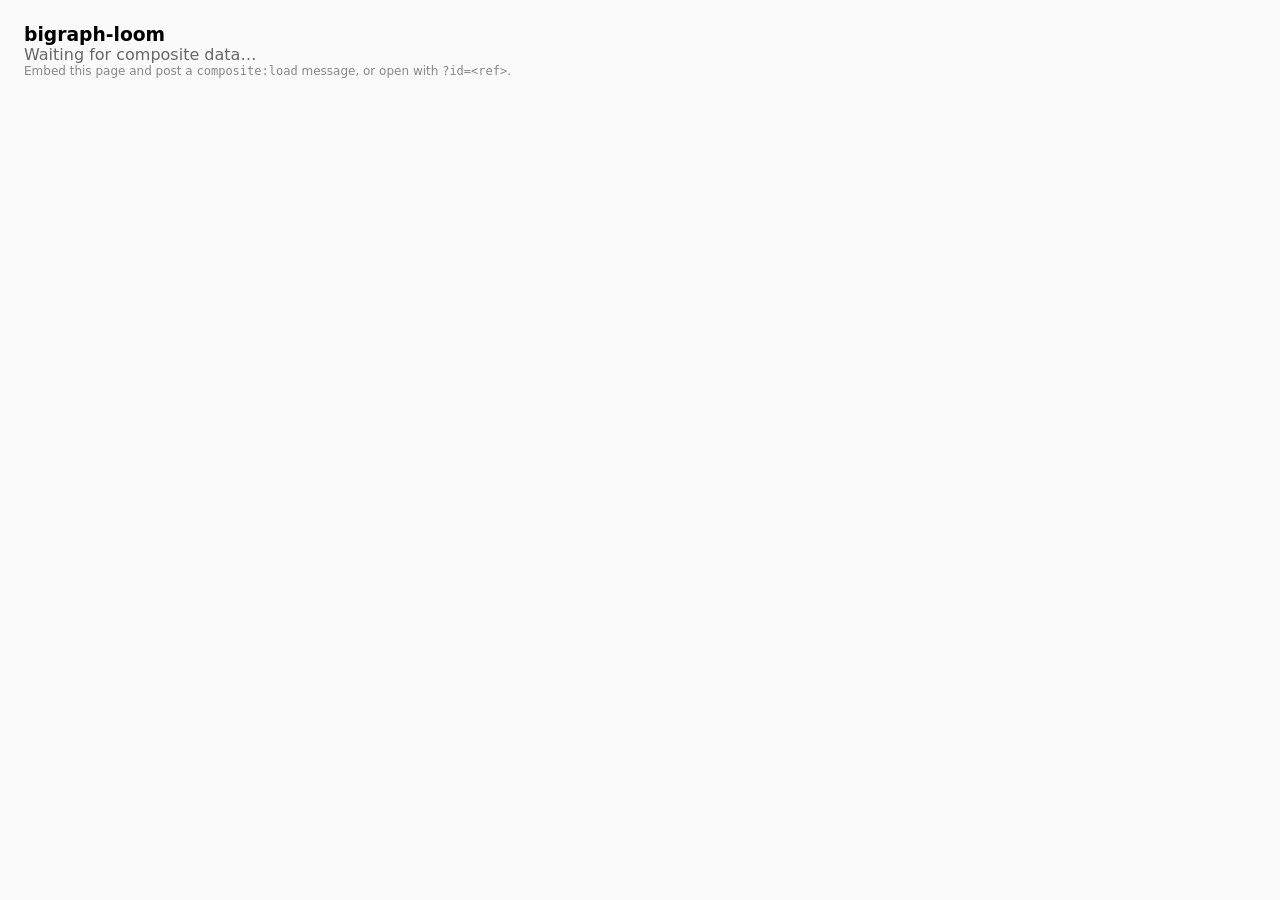
<file: bigraph-loom/index.html>
<!doctype html>
<html lang="en">
  <head>
    <meta charset="UTF-8" />
    <meta name="viewport" content="width=device-width, initial-scale=1.0" />
    <title>bigraph-loom</title>
    <style>
      body { margin: 0; height: 100vh; font-family: system-ui, sans-serif; }
      #root { height: 100%; }
    </style>
    <script type="module" crossorigin src="./assets/index-BWfB0xqc.js"></script>
    <link rel="stylesheet" crossorigin href="./assets/index-MsFOl1ql.css">
  </head>
  <body>
    <div id="root"></div>
  </body>
</html>
</file>
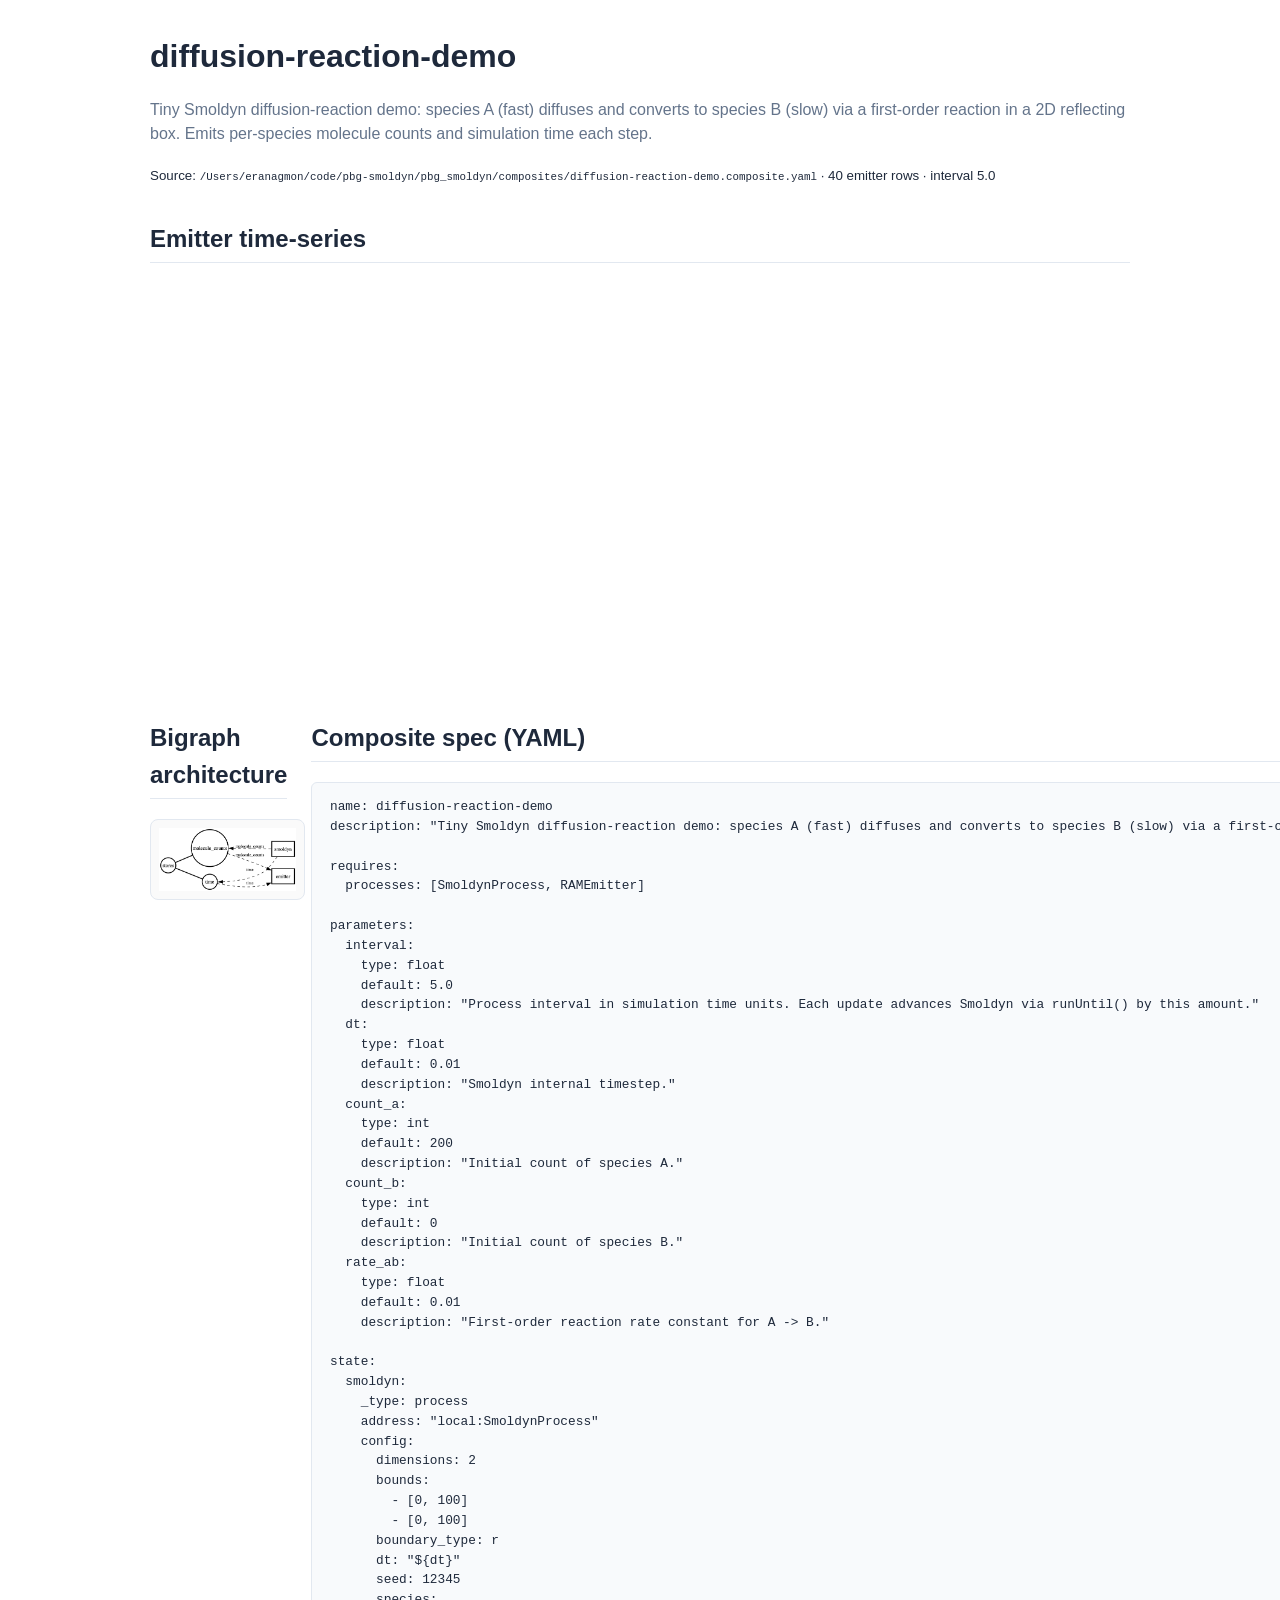
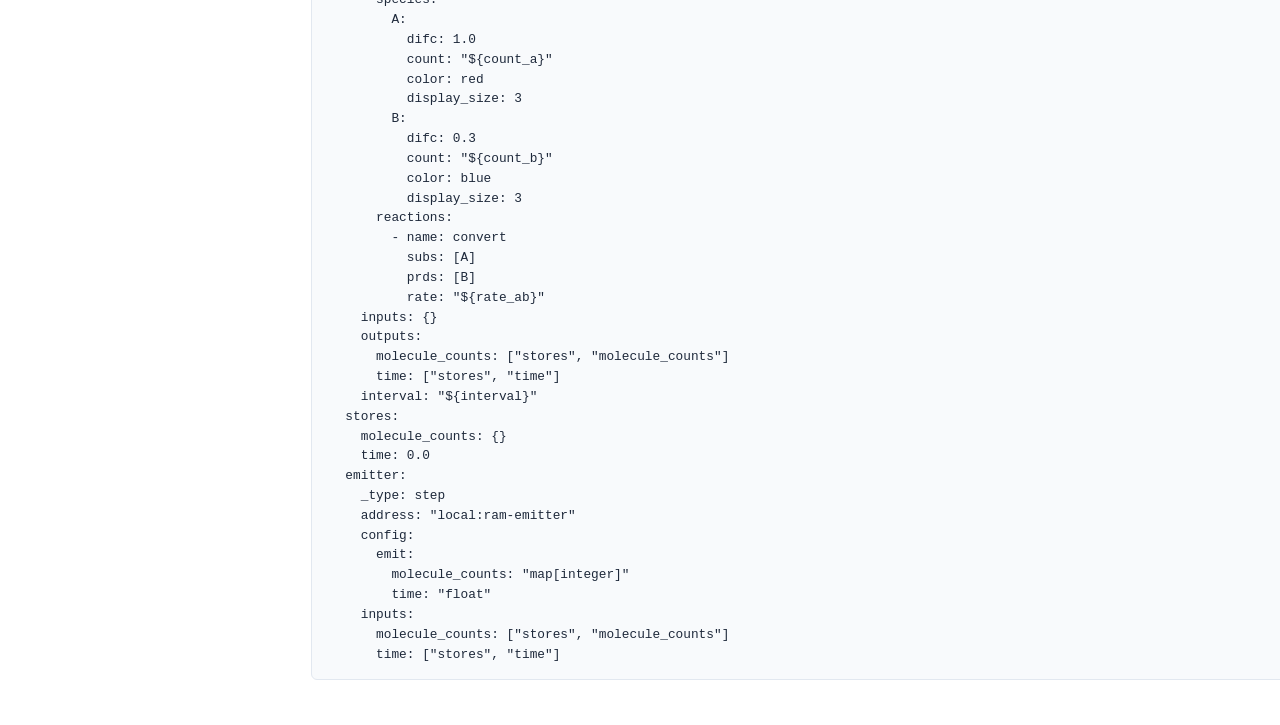
<file: demo/diffusion-reaction-demo-report.html>
<!DOCTYPE html>
<html><head><meta charset="utf-8">
<title>diffusion-reaction-demo</title>
<script src="https://cdn.plot.ly/plotly-2.27.0.min.js"></script>
<style>
  body { font-family: -apple-system, sans-serif; max-width: 980px;
         margin: 2rem auto; color: #1e293b; line-height: 1.55; padding: 0 1rem; }
  h1 { margin-bottom: 0.2rem }
  .lead { color: #64748b }
  .grid { display: grid; grid-template-columns: 1fr 1fr; gap: 1.5rem;
           margin-top: 1.5rem }
  pre { background: #f8fafc; border: 1px solid #e2e8f0; border-radius: 6px;
         padding: .9rem 1.1rem; overflow: auto; font-size: .8rem }
  h2 { margin-top: 2rem; padding-bottom: .3rem; border-bottom: 1px solid #e2e8f0 }
  #chart { height: 380px }
</style></head>
<body>
  <h1>diffusion-reaction-demo</h1>
  <p class="lead">Tiny Smoldyn diffusion-reaction demo: species A (fast) diffuses and converts to species B (slow) via a first-order reaction in a 2D reflecting box. Emits per-species molecule counts and simulation time each step.</p>
  <p><small>Source: <code>/Users/eranagmon/code/pbg-smoldyn/pbg_smoldyn/composites/diffusion-reaction-demo.composite.yaml</code> · 40 emitter rows ·
     interval 5.0</small></p>

  

  <h2>Emitter time-series</h2>
  <div id="chart"></div>
  <script>
    Plotly.newPlot('chart', [{x:[0.0, 5.0, 5.0, 10.0, 10.0, 15.0, 15.0, 20.0, 20.0, 25.0, 25.0, 30.0, 30.0, 35.0, 35.0, 40.0, 40.0, 45.0, 45.0, 50.0, 50.0, 55.0, 55.0, 60.0, 60.0, 65.0, 65.0, 70.0, 70.0, 75.0, 75.0, 80.0, 80.0, 85.0, 85.0, 90.0, 90.0, 95.0, 95.0, 100.0], y:[None, 195, 195, 182, 182, 173, 173, 168, 168, 159, 159, 153, 153, 147, 147, 141, 141, 136, 136, 128, 128, 120, 120, 111, 111, 100, 100, 99, 99, 94, 94, 94, 94, 86, 86, 83, 83, 81, 81, 78], type:"scatter", mode:"lines", name:'molecule_counts.A'},{x:[0.0, 5.0, 5.0, 10.0, 10.0, 15.0, 15.0, 20.0, 20.0, 25.0, 25.0, 30.0, 30.0, 35.0, 35.0, 40.0, 40.0, 45.0, 45.0, 50.0, 50.0, 55.0, 55.0, 60.0, 60.0, 65.0, 65.0, 70.0, 70.0, 75.0, 75.0, 80.0, 80.0, 85.0, 85.0, 90.0, 90.0, 95.0, 95.0, 100.0], y:[None, 5, 5, 18, 18, 27, 27, 32, 32, 41, 41, 47, 47, 53, 53, 59, 59, 64, 64, 72, 72, 80, 80, 89, 89, 100, 100, 101, 101, 106, 106, 106, 106, 114, 114, 117, 117, 119, 119, 122], type:"scatter", mode:"lines", name:'molecule_counts.B'}], {
      margin: {l:55, r:15, t:25, b:40},
      legend: {orientation: 'h', y: -0.2},
      xaxis: {title: 'time'},
    }, {responsive: true, displayModeBar: false});
  </script>

  <div class="grid">
    <div>
      <h2>Bigraph architecture</h2>
      <img src="[data-uri]" alt="bigraph architecture" style="max-width:100%;border:1px solid #e2e8f0;border-radius:8px;padding:8px;background:#fafafa">
    </div>
    <div>
      <h2>Composite spec (YAML)</h2>
      <pre>name: diffusion-reaction-demo
description: &quot;Tiny Smoldyn diffusion-reaction demo: species A (fast) diffuses and converts to species B (slow) via a first-order reaction in a 2D reflecting box. Emits per-species molecule counts and simulation time each step.&quot;

requires:
  processes: [SmoldynProcess, RAMEmitter]

parameters:
  interval:
    type: float
    default: 5.0
    description: &quot;Process interval in simulation time units. Each update advances Smoldyn via runUntil() by this amount.&quot;
  dt:
    type: float
    default: 0.01
    description: &quot;Smoldyn internal timestep.&quot;
  count_a:
    type: int
    default: 200
    description: &quot;Initial count of species A.&quot;
  count_b:
    type: int
    default: 0
    description: &quot;Initial count of species B.&quot;
  rate_ab:
    type: float
    default: 0.01
    description: &quot;First-order reaction rate constant for A -&gt; B.&quot;

state:
  smoldyn:
    _type: process
    address: &quot;local:SmoldynProcess&quot;
    config:
      dimensions: 2
      bounds:
        - [0, 100]
        - [0, 100]
      boundary_type: r
      dt: &quot;${dt}&quot;
      seed: 12345
      species:
        A:
          difc: 1.0
          count: &quot;${count_a}&quot;
          color: red
          display_size: 3
        B:
          difc: 0.3
          count: &quot;${count_b}&quot;
          color: blue
          display_size: 3
      reactions:
        - name: convert
          subs: [A]
          prds: [B]
          rate: &quot;${rate_ab}&quot;
    inputs: {}
    outputs:
      molecule_counts: [&quot;stores&quot;, &quot;molecule_counts&quot;]
      time: [&quot;stores&quot;, &quot;time&quot;]
    interval: &quot;${interval}&quot;
  stores:
    molecule_counts: {}
    time: 0.0
  emitter:
    _type: step
    address: &quot;local:ram-emitter&quot;
    config:
      emit:
        molecule_counts: &quot;map[integer]&quot;
        time: &quot;float&quot;
    inputs:
      molecule_counts: [&quot;stores&quot;, &quot;molecule_counts&quot;]
      time: [&quot;stores&quot;, &quot;time&quot;]
</pre>
    </div>
  </div>
</body></html>
</file>
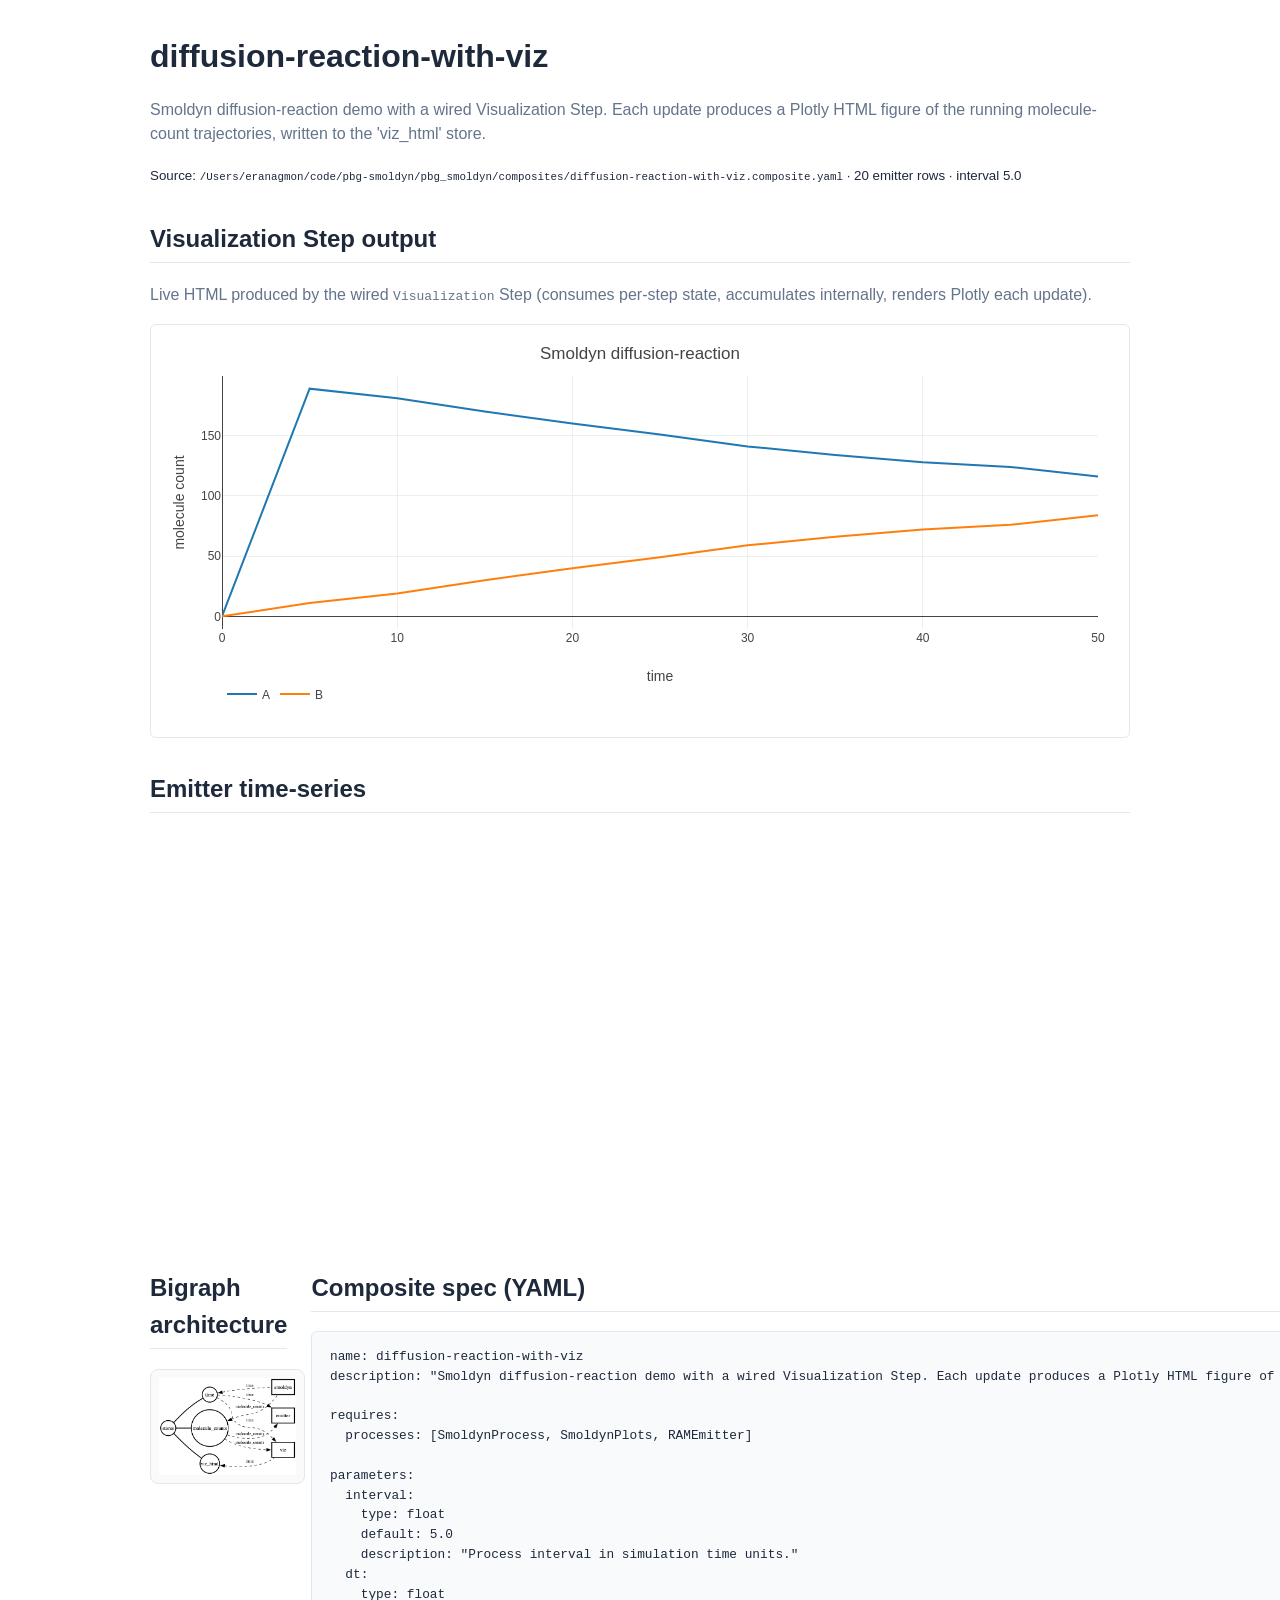
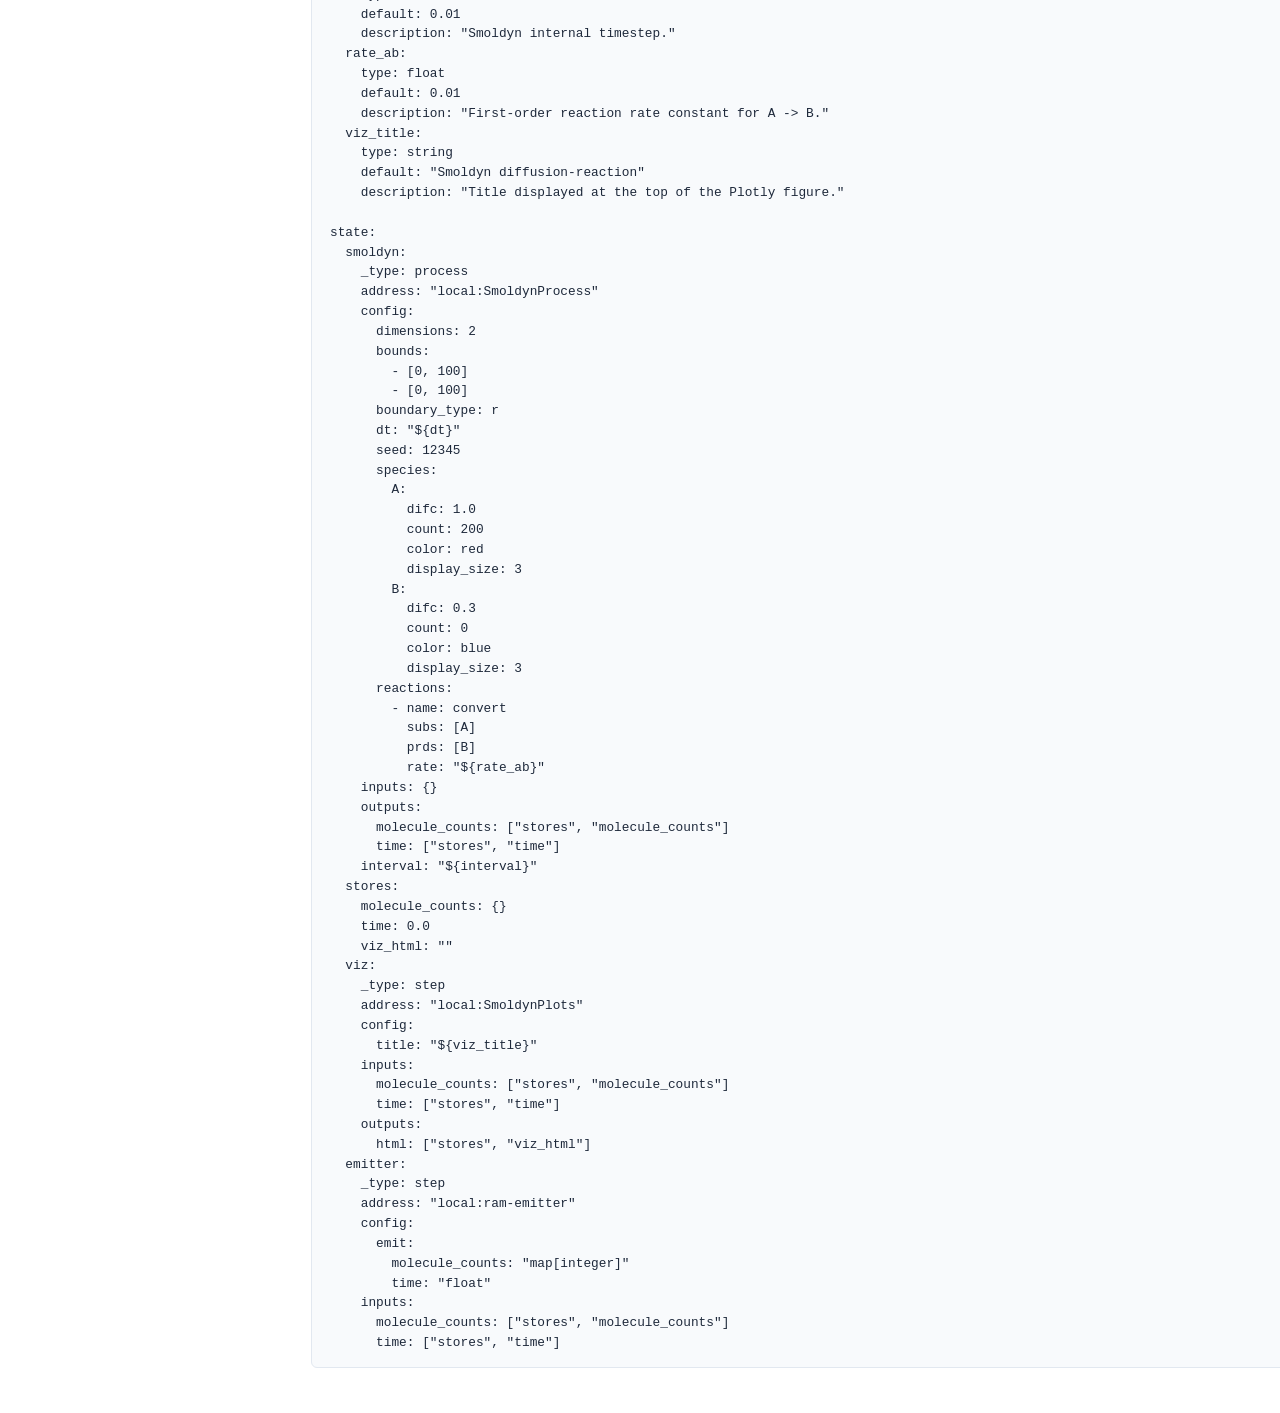
<file: demo/diffusion-reaction-with-viz-report.html>
<!DOCTYPE html>
<html><head><meta charset="utf-8">
<title>diffusion-reaction-with-viz</title>
<script src="https://cdn.plot.ly/plotly-2.27.0.min.js"></script>
<style>
  body { font-family: -apple-system, sans-serif; max-width: 980px;
         margin: 2rem auto; color: #1e293b; line-height: 1.55; padding: 0 1rem; }
  h1 { margin-bottom: 0.2rem }
  .lead { color: #64748b }
  .grid { display: grid; grid-template-columns: 1fr 1fr; gap: 1.5rem;
           margin-top: 1.5rem }
  pre { background: #f8fafc; border: 1px solid #e2e8f0; border-radius: 6px;
         padding: .9rem 1.1rem; overflow: auto; font-size: .8rem }
  h2 { margin-top: 2rem; padding-bottom: .3rem; border-bottom: 1px solid #e2e8f0 }
  #chart { height: 380px }
</style></head>
<body>
  <h1>diffusion-reaction-with-viz</h1>
  <p class="lead">Smoldyn diffusion-reaction demo with a wired Visualization Step. Each update produces a Plotly HTML figure of the running molecule-count trajectories, written to the 'viz_html' store.</p>
  <p><small>Source: <code>/Users/eranagmon/code/pbg-smoldyn/pbg_smoldyn/composites/diffusion-reaction-with-viz.composite.yaml</code> · 20 emitter rows ·
     interval 5.0</small></p>

  <h2>Visualization Step output</h2><p class="lead">Live HTML produced by the wired <code>Visualization</code> Step (consumes per-step state, accumulates internally, renders Plotly each update).</p><div style="border:1px solid #e2e8f0;border-radius:6px;padding:1rem"><div id="smoldyn-counts" style="height:380px"></div><script src="https://cdn.plot.ly/plotly-2.27.0.min.js"></script><script>Plotly.newPlot("smoldyn-counts",[{"x":[0.0, 5.0, 5.0, 10.0, 10.0, 15.0, 15.0, 20.0, 20.0, 25.0, 25.0, 30.0, 30.0, 35.0, 35.0, 40.0, 40.0, 45.0, 45.0, 50.0],"y":[0, 189, 189, 181, 181, 170, 170, 160, 160, 151, 151, 141, 141, 134, 134, 128, 128, 124, 124, 116],"type":"scatter","mode":"lines","name":"A"},{"x":[0.0, 5.0, 5.0, 10.0, 10.0, 15.0, 15.0, 20.0, 20.0, 25.0, 25.0, 30.0, 30.0, 35.0, 35.0, 40.0, 40.0, 45.0, 45.0, 50.0],"y":[0, 11, 11, 19, 19, 30, 30, 40, 40, 49, 49, 59, 59, 66, 66, 72, 72, 76, 76, 84],"type":"scatter","mode":"lines","name":"B"}],{title:"Smoldyn diffusion-reaction",margin:{l:55,r:15,t:35,b:40},xaxis:{title:"time"},yaxis:{title:"molecule count"},legend:{orientation:"h",y:-0.2}},{responsive:true,displayModeBar:false});</script></div>

  <h2>Emitter time-series</h2>
  <div id="chart"></div>
  <script>
    Plotly.newPlot('chart', [{x:[0.0, 5.0, 5.0, 10.0, 10.0, 15.0, 15.0, 20.0, 20.0, 25.0, 25.0, 30.0, 30.0, 35.0, 35.0, 40.0, 40.0, 45.0, 45.0, 50.0], y:[None, 189, 189, 181, 181, 170, 170, 160, 160, 151, 151, 141, 141, 134, 134, 128, 128, 124, 124, 116], type:"scatter", mode:"lines", name:'molecule_counts.A'},{x:[0.0, 5.0, 5.0, 10.0, 10.0, 15.0, 15.0, 20.0, 20.0, 25.0, 25.0, 30.0, 30.0, 35.0, 35.0, 40.0, 40.0, 45.0, 45.0, 50.0], y:[None, 11, 11, 19, 19, 30, 30, 40, 40, 49, 49, 59, 59, 66, 66, 72, 72, 76, 76, 84], type:"scatter", mode:"lines", name:'molecule_counts.B'}], {
      margin: {l:55, r:15, t:25, b:40},
      legend: {orientation: 'h', y: -0.2},
      xaxis: {title: 'time'},
    }, {responsive: true, displayModeBar: false});
  </script>

  <div class="grid">
    <div>
      <h2>Bigraph architecture</h2>
      <img src="[data-uri]" alt="bigraph architecture" style="max-width:100%;border:1px solid #e2e8f0;border-radius:8px;padding:8px;background:#fafafa">
    </div>
    <div>
      <h2>Composite spec (YAML)</h2>
      <pre>name: diffusion-reaction-with-viz
description: &quot;Smoldyn diffusion-reaction demo with a wired Visualization Step. Each update produces a Plotly HTML figure of the running molecule-count trajectories, written to the &#x27;viz_html&#x27; store.&quot;

requires:
  processes: [SmoldynProcess, SmoldynPlots, RAMEmitter]

parameters:
  interval:
    type: float
    default: 5.0
    description: &quot;Process interval in simulation time units.&quot;
  dt:
    type: float
    default: 0.01
    description: &quot;Smoldyn internal timestep.&quot;
  rate_ab:
    type: float
    default: 0.01
    description: &quot;First-order reaction rate constant for A -&gt; B.&quot;
  viz_title:
    type: string
    default: &quot;Smoldyn diffusion-reaction&quot;
    description: &quot;Title displayed at the top of the Plotly figure.&quot;

state:
  smoldyn:
    _type: process
    address: &quot;local:SmoldynProcess&quot;
    config:
      dimensions: 2
      bounds:
        - [0, 100]
        - [0, 100]
      boundary_type: r
      dt: &quot;${dt}&quot;
      seed: 12345
      species:
        A:
          difc: 1.0
          count: 200
          color: red
          display_size: 3
        B:
          difc: 0.3
          count: 0
          color: blue
          display_size: 3
      reactions:
        - name: convert
          subs: [A]
          prds: [B]
          rate: &quot;${rate_ab}&quot;
    inputs: {}
    outputs:
      molecule_counts: [&quot;stores&quot;, &quot;molecule_counts&quot;]
      time: [&quot;stores&quot;, &quot;time&quot;]
    interval: &quot;${interval}&quot;
  stores:
    molecule_counts: {}
    time: 0.0
    viz_html: &quot;&quot;
  viz:
    _type: step
    address: &quot;local:SmoldynPlots&quot;
    config:
      title: &quot;${viz_title}&quot;
    inputs:
      molecule_counts: [&quot;stores&quot;, &quot;molecule_counts&quot;]
      time: [&quot;stores&quot;, &quot;time&quot;]
    outputs:
      html: [&quot;stores&quot;, &quot;viz_html&quot;]
  emitter:
    _type: step
    address: &quot;local:ram-emitter&quot;
    config:
      emit:
        molecule_counts: &quot;map[integer]&quot;
        time: &quot;float&quot;
    inputs:
      molecule_counts: [&quot;stores&quot;, &quot;molecule_counts&quot;]
      time: [&quot;stores&quot;, &quot;time&quot;]
</pre>
    </div>
  </div>
</body></html>
</file>
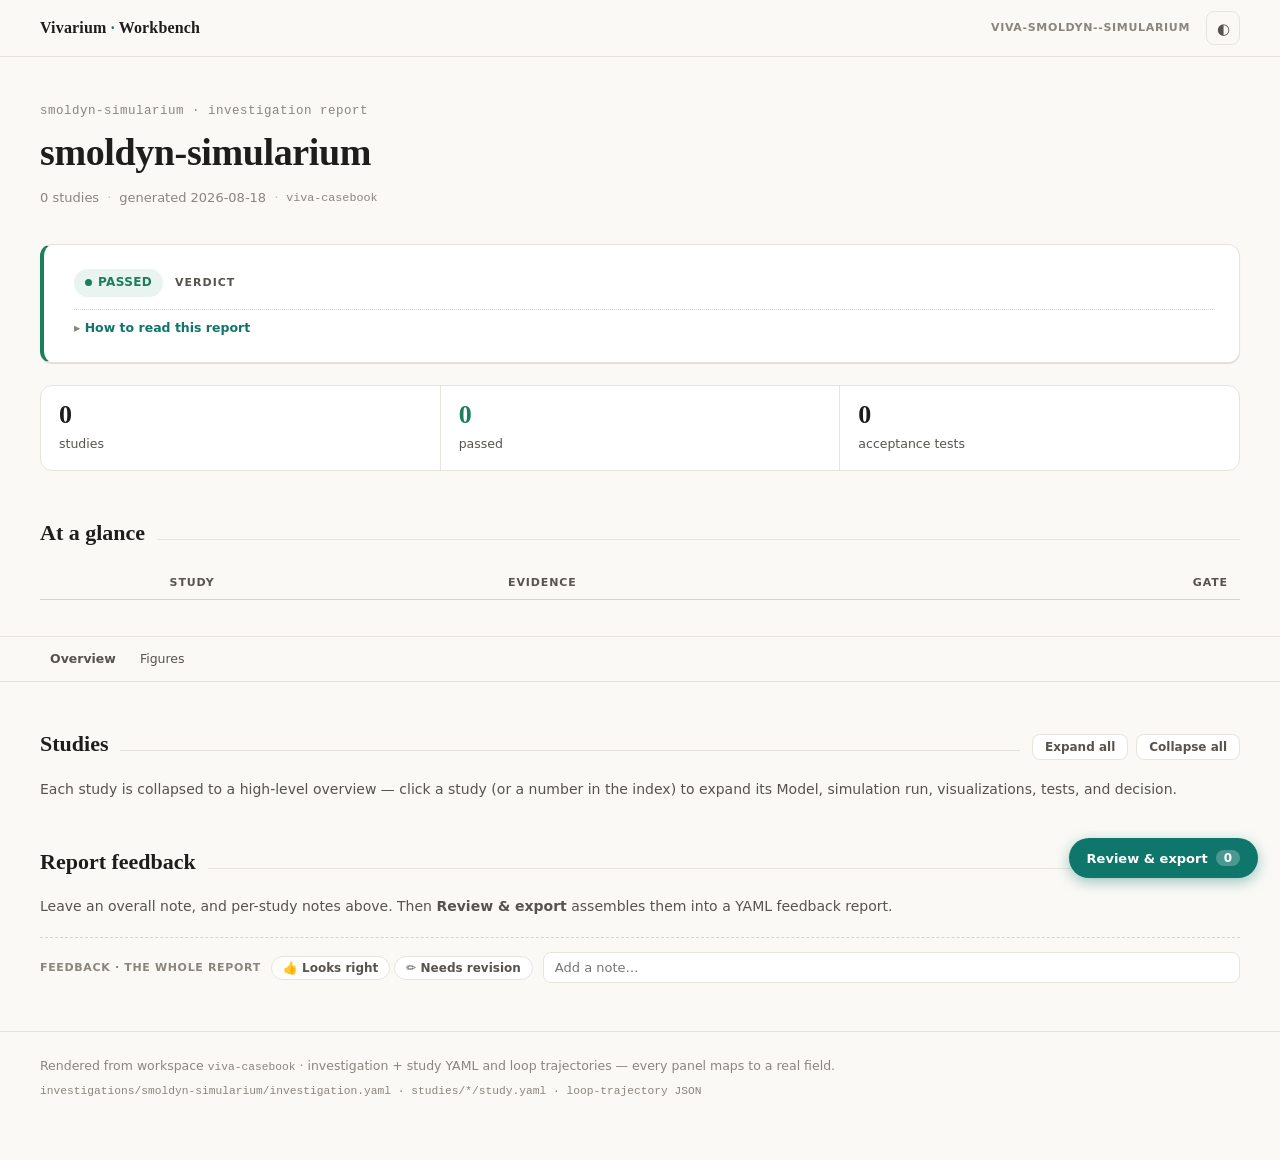
<file: reports/investigation-smoldyn-simularium.html>
<!doctype html>
<html lang="en">
<head>
<meta charset="utf-8">
<meta name="viewport" content="width=device-width, initial-scale=1">
<title>smoldyn-simularium — report</title>
<style>
:root{
  --paper:#FAF9F6; --surface:#FFFFFF; --sunken:#F4F2ED;
  --ink:#1F1D1B; --ink-2:#57534E; --ink-3:#8A857D;
  --line:#E7E4DE; --line-2:#D8D4CC;
  --accent:#0F766B; --accent-soft:#0F766B22;
  --pass:#1A7F5A; --fail:#B42318; --warn:#A16207; --cal:#0E7490;
  --pass-soft:#1A7F5A18; --fail-soft:#B4231814; --warn-soft:#A1620714;
  --chip:#F1EFEA;
  --shadow:0 1px 2px rgba(30,25,20,.04),0 1px 0 var(--line);
  --serif:"Iowan Old Style","Palatino Nova",Palatino,"Book Antiqua",Georgia,serif;
  --sans:-apple-system,BlinkMacSystemFont,"Segoe UI",system-ui,sans-serif;
  --mono:ui-monospace,"SF Mono",Menlo,Consolas,monospace;
}
@media (prefers-color-scheme:dark){:root:not([data-theme="light"]){
  --paper:#161513; --surface:#1E1C19; --sunken:#232019;
  --ink:#EDEAE3; --ink-2:#A8A29B; --ink-3:#78736B;
  --line:#37332D; --line-2:#453F37;
  --accent:#3FB9A5; --accent-soft:#3FB9A526;
  --pass:#43C08D; --fail:#E5675C; --warn:#D9A036; --cal:#4CC3E0;
  --pass-soft:#43C08D1f; --fail-soft:#E5675C1c; --warn-soft:#D9A0361c;
  --chip:#2A2723;
  --shadow:0 1px 2px rgba(0,0,0,.3),0 1px 0 var(--line);
}}
:root[data-theme="dark"]{
  --paper:#161513; --surface:#1E1C19; --sunken:#232019;
  --ink:#EDEAE3; --ink-2:#A8A29B; --ink-3:#78736B;
  --line:#37332D; --line-2:#453F37;
  --accent:#3FB9A5; --accent-soft:#3FB9A526;
  --pass:#43C08D; --fail:#E5675C; --warn:#D9A036; --cal:#4CC3E0;
  --pass-soft:#43C08D1f; --fail-soft:#E5675C1c; --warn-soft:#D9A0361c;
  --chip:#2A2723;
  --shadow:0 1px 2px rgba(0,0,0,.3),0 1px 0 var(--line);
}
*{box-sizing:border-box}
html{scroll-behavior:smooth}
body{margin:0;background:var(--paper);color:var(--ink);font-family:var(--sans);
  font-size:16px;line-height:1.6;-webkit-font-smoothing:antialiased;scroll-padding-top:64px}
a{color:var(--accent);text-decoration:none}
a:hover{text-decoration:underline}
.wrap{max-width:1440px;margin:0 auto;padding:0 40px}
.kicker{font-size:11px;font-weight:700;letter-spacing:.09em;text-transform:uppercase;color:var(--ink-2)}
.mono{font-family:var(--mono);font-size:.9em}
.serif{font-family:var(--serif)}

/* ---- top bar ---- */
.topbar{position:sticky;top:0;z-index:40;background:color-mix(in srgb,var(--paper) 88%,transparent);
  backdrop-filter:saturate(1.4) blur(8px);border-bottom:1px solid var(--line)}
.topbar .wrap{display:flex;align-items:center;gap:16px;height:56px}
.brand{font-family:var(--serif);font-weight:600;font-size:16px;letter-spacing:.01em;white-space:nowrap}
.brand .dot{color:var(--accent)}
.switch{display:flex;gap:4px;margin-left:auto;background:var(--sunken);border:1px solid var(--line);
  border-radius:999px;padding:3px}
.switch button{font-family:var(--sans);font-size:12.5px;font-weight:600;color:var(--ink-2);
  background:none;border:none;padding:6px 14px;border-radius:999px;cursor:pointer;white-space:nowrap}
.switch button[aria-selected="true"]{background:var(--surface);color:var(--ink);box-shadow:var(--shadow)}
.switch-label{margin-left:auto;font-size:11px;font-weight:700;letter-spacing:.06em;text-transform:uppercase;color:var(--ink-3)}
.switch-label+.switch{margin-left:10px}
.themebtn{background:none;border:1px solid var(--line);color:var(--ink-2);width:34px;height:34px;
  border-radius:8px;cursor:pointer;font-size:15px;line-height:1;display:grid;place-items:center}

/* ---- masthead ---- */
.masthead{padding:44px 0 8px}
.masthead .eyebrow{color:var(--ink-3);font-size:12.5px;letter-spacing:.04em;margin-bottom:10px}
.masthead h1{font-family:var(--serif);font-weight:600;font-size:38px;line-height:1.12;margin:0;
  letter-spacing:-.01em;text-wrap:balance;max-width:20ch}
.provline{color:var(--ink-3);font-size:13px;margin-top:14px;display:flex;gap:8px;flex-wrap:wrap;align-items:center}
.provline .sep{opacity:.5}

/* ---- verdict banner ---- */
.verdict{margin:28px 0 8px;padding:24px 26px 24px 30px;background:var(--surface);border:1px solid var(--line);
  border-left:4px solid var(--pass);border-radius:12px;box-shadow:var(--shadow)}
.verdict.is-fail{border-left-color:var(--fail)}
.verdict .vhead{display:flex;align-items:center;gap:12px;margin-bottom:12px}
.verdict .vtext{font-family:var(--serif);font-size:20px;line-height:1.4;color:var(--ink);margin:0;max-width:none}
.verdict .what{color:var(--ink-2);font-size:14.5px;margin-top:14px;max-width:none}

/* status chip */
.status{display:inline-flex;align-items:center;gap:6px;font-size:12px;font-weight:700;letter-spacing:.03em;
  padding:4px 11px;border-radius:999px;text-transform:uppercase}
.status.pass{color:var(--pass);background:var(--pass-soft)}
.status.fail{color:var(--fail);background:var(--fail-soft)}
.status.warn{color:var(--warn);background:var(--warn-soft)}
.status .g{width:7px;height:7px;border-radius:999px;background:currentColor}

/* ---- stat strip ---- */
.stats{display:flex;flex-wrap:wrap;gap:0;margin:22px 0;border:1px solid var(--line);border-radius:12px;
  background:var(--surface);overflow:hidden}
.stats .stat{flex:1;min-width:120px;padding:16px 18px;border-right:1px solid var(--line)}
.stats .stat:last-child{border-right:none}
.stats .num{font-family:var(--serif);font-size:26px;font-weight:600;line-height:1}
.stats .lbl{color:var(--ink-2);font-size:12.5px;margin-top:6px}
.stats .num.pass{color:var(--pass)}.stats .num.fail{color:var(--fail)}

/* ---- section headers ---- */
.sec-h{display:flex;align-items:baseline;gap:12px;margin:44px 0 16px}
.sec-h h2{font-family:var(--serif);font-size:22px;font-weight:600;margin:0}
.sec-h .rule{flex:1;height:1px;background:var(--line)}

/* ---- glance table ---- */
.glance{width:100%;border-collapse:collapse;font-size:14px}
.glance th{text-align:left;font-size:11px;font-weight:700;letter-spacing:.08em;text-transform:uppercase;
  color:var(--ink-2);padding:8px 12px;border-bottom:1px solid var(--line-2)}
.glance td{padding:11px 12px;border-bottom:1px solid var(--line)}
.glance tr:hover td{background:var(--sunken)}
.glance .idx{color:var(--ink-3);font-family:var(--mono);width:26px}
.glance a.st{font-weight:600;color:var(--ink)}
.glance a.st:hover{color:var(--accent);text-decoration:none}
.glance .flag{color:var(--warn);font-size:11.5px;font-weight:700;margin-left:8px}

/* ---- sticky nav ---- */
.subnav{position:sticky;top:56px;z-index:30;background:color-mix(in srgb,var(--paper) 90%,transparent);
  backdrop-filter:blur(6px);border-bottom:1px solid var(--line);border-top:1px solid var(--line);margin-top:36px}
.subnav .wrap{display:flex;gap:4px;height:44px;align-items:center;overflow-x:auto;scrollbar-width:none}
.subnav .wrap::-webkit-scrollbar{display:none}
.subnav a{font-size:12.5px;color:var(--ink-2);padding:5px 10px;border-radius:7px;white-space:nowrap;font-weight:500}
.subnav a.active{background:var(--accent-soft);color:var(--accent);font-weight:700}
.subnav a.exec{font-weight:600}

/* ---- study card ---- */
.card{position:relative;background:var(--surface);border:1px solid var(--line);border-radius:14px;
  padding:26px 28px;margin:24px 0;box-shadow:var(--shadow);scroll-margin-top:112px}
.card::before{content:"";position:absolute;left:0;top:18px;bottom:18px;width:3px;border-radius:3px;background:var(--pass)}
.card.is-fail::before{background:var(--fail)}
.card.is-control{border-style:dashed;border-color:var(--line-2)}
/* collapsed cards are wholly clickable — signal it clearly */
.card.collapsed{cursor:pointer;padding-bottom:44px;transition:box-shadow .15s ease,border-color .15s ease,transform .12s ease}
.card.collapsed:hover{border-color:var(--accent);box-shadow:0 6px 22px rgba(30,25,20,.10),0 1px 0 var(--line);transform:translateY(-1px)}
.card.collapsed::after{content:"Click to expand ▾";position:absolute;right:24px;bottom:16px;
  font-family:var(--sans);font-size:12px;font-weight:600;letter-spacing:.02em;color:var(--ink-3);pointer-events:none}
.card.collapsed:hover::after{color:var(--accent)}
.card.collapsed:hover .ctoggle{color:var(--accent)}
.card-h{display:flex;align-items:flex-start;gap:14px;margin-bottom:4px;cursor:pointer;user-select:none}
.card-h .ctoggle{color:var(--ink-3);font-size:15px;padding-top:5px;transition:transform .15s,color .15s;line-height:1}
.card.collapsed .card-h .ctoggle{transform:rotate(-90deg)}
.card-h .cnum{font-family:var(--mono);color:var(--ink-3);font-size:14px;padding-top:5px}
/* collapse behaviour */
.card.collapsed .study-detail{display:none}
.card:not(.collapsed) .study-summary{display:none}
.study-summary{margin-top:10px}
.summary-chips{display:flex;gap:7px;flex-wrap:wrap;align-items:center;margin:6px 0}
.summary-snip{color:var(--ink-2);font-size:13.5px;max-width:none;margin-top:6px}
.studies-toolbar{display:flex;gap:8px;align-items:center;margin-left:auto}
.studies-toolbar button{font-family:var(--sans);font-size:12px;font-weight:600;color:var(--ink-2);
  background:var(--surface);border:1px solid var(--line);border-radius:8px;padding:5px 12px;cursor:pointer}
.studies-toolbar button:hover{border-color:var(--accent);color:var(--accent)}
.card-h .ctitle{font-family:var(--serif);font-size:22px;font-weight:600;margin:0;flex:1;line-height:1.2}
.card-h .cright{display:flex;gap:8px;align-items:center;flex-wrap:wrap;justify-content:flex-end}
.control-kick{display:inline-flex;align-items:center;gap:6px;font-size:11px;font-weight:700;letter-spacing:.04em;
  text-transform:uppercase;color:var(--warn);background:var(--warn-soft);padding:3px 10px;border-radius:999px}
.claim{font-family:var(--serif);font-size:16.5px;color:var(--ink);margin:8px 0 2px;max-width:none;font-style:italic}
.biology{color:var(--ink-2);font-size:14px;margin:8px 0 4px;max-width:none}

/* spine stage */
.stage{margin-top:22px;padding-top:20px;border-top:1px solid var(--line)}
.stage:first-of-type{border-top:none}
.stage>.kicker{display:block;margin-bottom:12px}
.substage{margin:14px 0}
.substage .slabel{font-size:12px;font-weight:700;color:var(--ink-2);margin-bottom:6px}
.kv{color:var(--ink);font-size:14.5px}
.kv .rationale{color:var(--ink-2);font-size:13.5px;margin-top:4px;max-width:none}
.decision-line{font-size:15px}

/* chips */
.chip{display:inline-flex;align-items:center;gap:5px;font-size:12px;font-weight:600;padding:3px 10px;
  border-radius:999px;background:var(--chip);color:var(--ink-2);white-space:nowrap}
.chip.pass{color:var(--pass);background:var(--pass-soft)}
.chip.fail{color:var(--fail);background:var(--fail-soft)}
.chip.decision{background:none;border:1px solid var(--accent);color:var(--accent)}
.chip.mod{background:none;border:1px solid var(--line-2);color:var(--ink);font-family:var(--mono);font-size:11.5px}
.chiprow{display:flex;gap:7px;flex-wrap:wrap;align-items:center}

/* mini table for tests */
.ttable{width:100%;border-collapse:collapse;font-size:13.5px;margin-top:4px}
.ttable td{padding:7px 10px;border-bottom:1px solid var(--line);vertical-align:top}
.ttable tr:last-child td{border-bottom:none}
.ttable .tname{font-weight:600}
.ttable .texp{color:var(--ink-3);font-family:var(--mono);font-size:12px}
.ttable .tv{text-align:right;white-space:nowrap}

/* decision box */
.decbox{display:flex;gap:14px;align-items:flex-start;padding:14px 16px;background:var(--sunken);
  border-radius:10px;margin-top:6px}
.decbox>div:last-child{flex:1 1 auto;min-width:0}
.decbox .dverdict{font-size:14px}
.decbox .dnarr{color:var(--ink-2);font-size:13.5px;margin-top:6px;max-width:none}

/* figures */
figure{margin:12px 0 4px}
figure svg{max-width:100%;height:auto;display:block}
figure img{max-width:100%;height:auto;display:block;border:1px solid var(--line);border-radius:8px;background:var(--surface)}
.spine-badge{display:inline-flex;align-items:center;gap:5px;font-size:12px;font-weight:600;padding:2px 9px;border-radius:999px;background:var(--chip);color:var(--ink-2)}
.spine-badge.v-passed{color:var(--pass);background:var(--pass-soft)}
.spine-badge.v-failing{color:var(--fail);background:var(--fail-soft)}
.spine-badge.v-blocked,.spine-badge.v-needs_calibration{color:var(--warn);background:var(--warn-soft)}
.spine-legend{display:flex;gap:14px;flex-wrap:wrap;margin-top:8px}
.spine-legend-item{font-size:11.5px;color:var(--ink-2)}
.study-verdict-dag,.acceptance-rollup,.ac-gating-matrix{margin-top:4px}
.ac-gating-matrix .gap,.acceptance-rollup td{font-size:13.5px}
figcaption{color:var(--ink-2);font-size:12.5px;margin-top:8px;max-width:none}
.fig-scroll{overflow-x:auto}
.loom-embed{margin:12px 0 4px}
.loom-frame{border:1px solid var(--line);border-radius:12px;overflow:hidden;background:var(--surface);height:440px;resize:vertical;min-height:240px}
/* An inlined local: visualization runs in its own iframe so its scripts execute
   and its (often full-document) CSS can't leak into the report. onload sizes it
   to content; this is the pre-resize default. */
.viz-frame{width:100%;border:1px solid var(--line);border-radius:12px;background:var(--surface);height:460px;display:block}
/* An interactive (Plotly) figure rendered inline in the main document, sharing
   the report's one Plotly.js. Bordered like the iframe path it replaces. */
.embedded-plotly .plotly-holder{width:100%;border:1px solid var(--line);border-radius:12px;background:var(--surface);padding:6px;overflow:hidden}
.embedded-plotly .plotly-holder>div{max-width:100%}
.loom-iframe{width:100%;height:100%;border:0;display:block}
.loom-fallback{margin-top:6px}
.loom-fallback>summary{cursor:pointer;color:var(--accent);font-size:12px;user-select:none}
.loom-fallback[open]>summary{margin-bottom:6px}

/* expander */
details.exp{margin-top:10px;border-top:1px dotted var(--line-2);padding-top:8px}
details.exp>summary{cursor:pointer;font-size:12.5px;color:var(--accent);font-weight:600;list-style:none}
details.exp>summary::-webkit-details-marker{display:none}
details.exp>summary::before{content:"▸ ";color:var(--ink-3)}
details.exp[open]>summary::before{content:"▾ "}
details.exp .body{font-size:13.5px;color:var(--ink-2);margin-top:8px;max-width:none}

/* appendix */
.appendix{margin:52px 0 24px}
.cat-table{width:100%;border-collapse:collapse;font-size:13.5px}
.cat-table td,.cat-table th{padding:9px 12px;border-bottom:1px solid var(--line);text-align:left;vertical-align:top}
.cat-table th{font-size:11px;letter-spacing:.07em;text-transform:uppercase;color:var(--ink-2)}
.cat-table .m{font-family:var(--mono);font-weight:600;color:var(--ink);white-space:nowrap}

/* breadcrumb + prev/next + study grid */
.crumb{display:flex;align-items:center;gap:8px;font-size:13px;color:var(--ink-3);padding:26px 0 2px}
.crumb a{color:var(--ink-2);font-weight:600}
.crumb .cur{color:var(--ink)}
.crumb .chev{opacity:.5}
.prevnext{display:flex;justify-content:space-between;gap:12px;margin:28px 0 8px}
.prevnext a{flex:1;border:1px solid var(--line);border-radius:10px;padding:12px 16px;background:var(--surface);
  display:flex;flex-direction:column;gap:3px;box-shadow:var(--shadow)}
.prevnext a:hover{border-color:var(--accent);text-decoration:none}
.prevnext a.next{text-align:right;align-items:flex-end}
.prevnext .dir{font-size:11px;color:var(--ink-3);letter-spacing:.05em;text-transform:uppercase}
.prevnext .nm{font-family:var(--serif);font-size:15px;color:var(--ink);font-weight:600}
.grid{display:grid;grid-template-columns:repeat(auto-fill,minmax(280px,1fr));gap:14px;margin-top:8px}
.gcard{position:relative;border:1px solid var(--line);border-radius:12px;padding:16px 18px;background:var(--surface);
  box-shadow:var(--shadow);display:flex;flex-direction:column;gap:6px}
.gcard:hover{border-color:var(--accent);text-decoration:none}
.gcard::before{content:"";position:absolute;left:0;top:14px;bottom:14px;width:3px;border-radius:3px;background:var(--pass)}
.gcard.is-fail::before{background:var(--fail)}
.gcard .gh{display:flex;align-items:baseline;gap:8px}
.gcard .gn{font-family:var(--mono);color:var(--ink-3);font-size:12px}
.gcard .gt{font-family:var(--serif);font-size:16.5px;font-weight:600;color:var(--ink);flex:1;line-height:1.2}
.gcard .grole{color:var(--ink-2);font-size:12.5px}
.gcard .gclaim{color:var(--ink-2);font-size:13px;line-height:1.5;font-style:italic}
.gcard .gfoot{display:flex;justify-content:space-between;align-items:center;margin-top:2px}
.gcard .garrow{color:var(--accent);font-size:13px;font-weight:600}
/* per-section feedback bubble */
.fbsection{position:relative}
.fbbubble{position:absolute;right:-6px;top:-4px;width:26px;height:26px;border-radius:999px;border:1px solid var(--line);
  background:var(--surface);color:var(--ink-3);font-size:13px;line-height:1;cursor:pointer;opacity:0;
  transition:opacity .12s,transform .12s,color .12s,border-color .12s;box-shadow:var(--shadow);display:grid;place-items:center;z-index:5}
.fbsection:hover>.fbbubble{opacity:.85}
.fbbubble:hover{opacity:1 !important;transform:scale(1.08);color:var(--accent);border-color:var(--accent)}
.fbbubble.has{opacity:1;color:var(--accent);border-color:var(--accent);background:var(--accent-soft)}
.fbbubble.has::after{content:"";position:absolute;right:-1px;top:-1px;width:8px;height:8px;border-radius:999px;background:var(--accent);border:1.5px solid var(--surface)}
.fbeditor-wrap{margin-top:12px;padding:12px 14px;background:var(--sunken);border:1px solid var(--line);border-radius:10px}
.fbeditor-wrap .fbrow{margin-top:0;padding-top:0;border-top:none}
@media(max-width:640px){.fbbubble{opacity:.6}}
/* feedback */
.fbrow{display:flex;align-items:center;gap:10px;flex-wrap:wrap;margin-top:20px;padding-top:14px;border-top:1px dashed var(--line-2)}
.fbrow .fblabel{font-size:11px;font-weight:700;letter-spacing:.06em;text-transform:uppercase;color:var(--ink-3)}
.fbdisp{display:flex;gap:4px}
.fbdisp button{font-family:var(--sans);font-size:12px;font-weight:600;color:var(--ink-2);background:var(--surface);
  border:1px solid var(--line);border-radius:999px;padding:4px 11px;cursor:pointer}
.fbdisp button.on-ok{background:var(--pass-soft);color:var(--pass);border-color:transparent}
.fbdisp button.on-rev{background:var(--warn-soft);color:var(--warn);border-color:transparent}
.fbrow input.fbnote{flex:1;min-width:180px;font-family:var(--sans);font-size:13px;color:var(--ink);
  background:var(--surface);border:1px solid var(--line);border-radius:8px;padding:7px 11px}
.fbrow input.fbnote:focus{outline:none;border-color:var(--accent)}
.fbfloat{position:fixed;right:22px;bottom:22px;z-index:60;background:var(--accent);color:#fff;border:none;
  border-radius:999px;padding:12px 18px;font-family:var(--sans);font-size:13px;font-weight:700;cursor:pointer;
  box-shadow:0 4px 14px rgba(15,118,107,.4);display:flex;align-items:center;gap:8px}
.fbfloat .cnt{background:rgba(255,255,255,.25);border-radius:999px;padding:1px 8px;font-size:12px}
.modal-bg{position:fixed;inset:0;z-index:70;background:rgba(20,18,15,.5);display:none;align-items:center;justify-content:center;padding:24px}
.modal-bg.open{display:flex}
.modal{background:var(--surface);border:1px solid var(--line);border-radius:14px;max-width:720px;width:100%;
  max-height:82vh;display:flex;flex-direction:column;box-shadow:0 20px 60px rgba(0,0,0,.3)}
.modal h3{font-family:var(--serif);font-size:20px;margin:0;padding:20px 22px 6px}
.modal .sub{color:var(--ink-2);font-size:13px;padding:0 22px 12px}
.modal textarea{flex:1;margin:0 22px;font-family:var(--mono);font-size:12.5px;line-height:1.55;color:var(--ink);
  background:var(--sunken);border:1px solid var(--line);border-radius:10px;padding:14px;min-height:280px;resize:vertical}
.modal .mfoot{display:flex;justify-content:flex-end;gap:10px;padding:16px 22px}
.modal .mfoot button{font-family:var(--sans);font-size:13px;font-weight:600;border-radius:9px;padding:9px 16px;cursor:pointer;border:1px solid var(--line);background:var(--surface);color:var(--ink)}
.modal .mfoot button.primary{background:var(--accent);color:#fff;border-color:transparent}
footer{border-top:1px solid var(--line);margin-top:48px;padding:24px 0 60px;color:var(--ink-3);font-size:12.5px}
footer .wrap{display:flex;flex-direction:column;gap:6px}
.reasoning-step{margin:2px 0}
@media(max-width:640px){
  .masthead h1{font-size:30px}.verdict .vtext{font-size:17px}
  .card{padding:20px}.wrap{padding:0 16px}
}
</style>
</head>
<body>

<div class="topbar"><div class="wrap">
  <span class="brand">Vivarium <span class="dot">·</span> Workbench</span>
  <span class="switch-label" id="wsname"></span>
  <button class="themebtn" id="themebtn" title="Toggle theme">◐</button>
</div></div>

<main id="app"></main>

<button class="fbfloat" id="fbfloat">Review &amp; export <span class="cnt" id="fbcnt">0</span></button>
<div class="modal-bg" id="modalbg"><div class="modal">
  <h3>Feedback report</h3>
  <div class="sub">Your notes across the report, as a YAML feedback document — the same shape the workbench ingests. Copy it, or select all and save.</div>
  <textarea id="fbyaml" spellcheck="false" readonly></textarea>
  <div class="mfoot">
    <button id="fbcopy">Copy YAML</button>
    <button class="primary" id="fbclose">Close</button>
  </div>
</div></div>

<footer><div class="wrap">
  <div>Rendered from workspace <span class="mono">viva-casebook</span> · investigation + study YAML and loop trajectories — every panel maps to a real field.</div>
  <div id="foot-prov" class="mono"></div>
</div></footer>

<!-- One shared Plotly.js for the whole report: every interactive figure is
     rendered inline in this document and uses this single copy (empty when the
     report carries no interactive figure). Must load before the renderer runs. -->
<script id="plotlyjs"></script>
<script id="data" type="application/json">{"slug": "smoldyn-simularium", "title": "smoldyn-simularium", "status": "planning", "question": null, "hypothesis": null, "lead": null, "executive": null, "at_a_glance": null, "acceptance_criteria": [], "spine": {"verdict_dag": {"nodes": [], "edges": []}, "acceptance": {"verdict_status": "in-progress", "criteria": [], "unmet": []}, "ac_matrix": {"investigation": "smoldyn-simularium", "verdict_status": "in-progress", "criteria": [], "gaps": []}}, "catalog": null, "workspace": "viva-smoldyn--simularium", "provenance": "investigations/smoldyn-simularium/investigation.yaml · studies/*/study.yaml · loop-trajectory JSON", "studies": []}</script>
<script>
const INV = JSON.parse(document.getElementById('data').textContent);
const esc = s => (s==null?'':String(s)).replace(/[&<>"]/g,c=>({'&':'&amp;','<':'&lt;','>':'&gt;','"':'&quot;'}[c]));

// Light markdown for authored prose fields (conclusions carry ## headers, **bold**, `code`).
function mdLite(t){
  if(t==null) return '';
  let s=esc(t);
  s=s.replace(/\s*#{2,}\s*([^\n]+?)\s*-\s+/g,'<br><b>$1</b> — ');   // "## Claims - " → bold header
  s=s.replace(/\s*#{1,}\s*([^\n]+)/g,'<br><b>$1</b>');              // any remaining # header
  s=s.replace(/\*\*([^*]+)\*\*/g,'<b>$1</b>');
  s=s.replace(/`([^`]+)`/g,'<span class="mono">$1</span>');
  return s.replace(/^\s*<br>\s*/,'');
}

// The Model-section "loom view": the composite's resolved bigraph — the nested
// state tree (name : type) beside the process list (name · address · ports).
function loomTopoSVG(topo){
  if(!topo) return '';
  const procs=topo.processes||[], stores=topo.stores||[];
  const rows=[]; (function fl(ns,d){ (ns||[]).forEach(n=>{ rows.push({d,n}); fl(n.children,d+1); }); })(stores,0);
  if(!rows.length && !procs.length) return '';
  const rowH=23, headH=28, padX=14, colGap=44;
  const storeW=Math.max(240,...rows.map(r=>padX+r.d*16+(String(r.n.name).length)*7+(String(r.n.type||'').length)*6.2+70));
  const procH=64;
  const procW=Math.max(250,...procs.map(p=>Math.max(String(p.name).length*8+28,
      String(p.address||'').length*6.2+20,
      (('in: '+(p.inputs||[]).join(', ')).length)*6.0+20,
      (('out: '+(p.outputs||[]).join(', ')).length)*6.0+20)));
  const storesH=headH+rows.length*rowH+8, procsH=headH+procs.length*(procH+10);
  const H=Math.max(storesH,procsH)+14, W=storeW+colGap+procW+padX;
  let sv=`<svg viewBox="0 0 ${W} ${H}" font-family="var(--sans)" font-size="12">`;
  sv+=`<text x="${padX}" y="16" fill="var(--ink-3)" font-size="10" letter-spacing=".08em">STATE · BIGRAPH</text>`;
  rows.forEach((r,i)=>{ const y=headH+i*rowH, x=padX+r.d*16, leaf=!(r.n.children&&r.n.children.length);
    if(r.d>0) sv+=`<line x1="${x-8}" y1="${y+ (rowH-4)/2}" x2="${x}" y2="${y+(rowH-4)/2}" stroke="var(--line-2)"/>`;
    sv+=`<rect x="${x}" y="${y}" width="${storeW-x-6}" height="${rowH-5}" rx="5" fill="${leaf?'var(--sunken)':'var(--surface)'}" stroke="var(--line)"/>`;
    sv+=`<text x="${x+9}" y="${y+13}" fill="var(--ink)" font-family="var(--mono)" font-size="11.5">${esc(r.n.name)}</text>`;
    if(r.n.type) sv+=`<text x="${storeW-12}" y="${y+13}" text-anchor="end" fill="var(--accent)" font-size="10.5" font-family="var(--mono)">${esc(r.n.type)}</text>`;
  });
  const px=storeW+colGap;
  sv+=`<text x="${px}" y="16" fill="var(--ink-3)" font-size="10" letter-spacing=".08em">PROCESSES</text>`;
  procs.forEach((p,i)=>{ const y=headH+i*(procH+10);
    sv+=`<rect x="${px}" y="${y}" width="${procW}" height="${procH}" rx="9" fill="var(--surface)" stroke="var(--accent)"/>`;
    sv+=`<text x="${px+12}" y="${y+21}" fill="var(--ink)" font-weight="700" font-family="var(--mono)" font-size="12.5">${esc(p.name)}</text>`;
    if(p.address) sv+=`<text x="${px+12}" y="${y+36}" fill="var(--ink-3)" font-size="10.5" font-family="var(--mono)">${esc(p.address)}</text>`;
    sv+=`<text x="${px+12}" y="${y+50}" fill="var(--ink-2)" font-size="10.5">in: <tspan fill="var(--ink)">${esc((p.inputs||[]).join(', ')||'—')}</tspan></text>`;
    sv+=`<text x="${px+12}" y="${y+62}" fill="var(--ink-2)" font-size="10.5">out: <tspan fill="var(--ink)">${esc((p.outputs||[]).join(', ')||'—')}</tspan></text>`;
  });
  sv+=`</svg>`;
  const cap=`Static topology of <span class="mono">${esc(topo.composite||'')}</span> — ${procs.length} process${procs.length==1?'':'es'} over ${rows.length} state node${rows.length==1?'':'s'}.`;
  return `<figure><div class="fig-scroll">${sv}</div><figcaption>${cap}</figcaption></figure>`;
}
// Embed the REAL bigraph-loom for a study's baseline composite — the same live
// loom the workbench serves at /bigraph-loom/, so the Model section shows loom's
// own rendering instead of a re-drawn topology. Returns '' when no composite is
// known (caller then falls back to the static topology SVG). When the report is
// opened standalone (file://) the loom route is unreachable and the iframe stays
// blank — the caption's "static topology" <details> is the offline fallback.
function loomEmbed(s){
  const cid=(s.model_topology&&s.model_topology.composite) || (s.baseline&&s.baseline[0]&&s.baseline[0].composite);
  if(!cid) return '';
  const topo=s.model_topology?loomTopoSVG(s.model_topology):'';
  // No live loom to embed → nothing to add beyond the static topology, which
  // the caller renders directly. Returning '' lets modelBody fall through to it.
  if(!topo) return '';
  const snap=document.body.classList.contains('snapshot');
  const base='bigraph-loom/index.html';
  const src=snap
    ? base+'?static=1&stateUrl='+encodeURIComponent('api/composite-state/'+encodeURIComponent(cid)+'.json')+'&chrome=off'
    : base+'?id='+encodeURIComponent(cid)+'&live=1&chrome=off';
  // The static topology is the VISIBLE model figure — it always renders, live
  // server or not (a downloaded standalone report has no reachable loom route,
  // so a live iframe would just be a blank box). The interactive loom is an
  // opt-in enhancement tucked behind a <details> for deployments served
  // alongside the loom bundle.
  return `<figure class="loom-embed">
      <div class="kicker" style="margin-bottom:6px">Model — bigraph of <span class="mono">${esc(cid)}</span></div>
      ${topo}
      <figcaption>The composite's bigraph (processes, stores, and their wiring).
        <details class="loom-fallback"><summary>open the interactive bigraph-loom view</summary>
          <div class="loom-frame"><iframe class="loom-iframe" title="bigraph-loom — ${esc(cid)}" src="${esc(src)}" loading="lazy"></iframe></div>
        </details></figcaption>
    </figure>`;
}
const has = v => v!=null && !(Array.isArray(v)&&!v.length) && !(typeof v==='object'&&!Array.isArray(v)&&!Object.keys(v).length);

/* ---------- helpers ---------- */
function statusChip(kind){
  const map={pass:['pass','Passed'],fail:['fail','Refuted'],warn:['warn','Open']};
  const [c,l]=map[kind]||map.warn; return `<span class="status ${c}"><span class="g"></span>${l}</span>`;
}
function gateOf(s){ // pass/fail
  const g = (s.sourcing&&s.sourcing.audit&&s.sourcing.audit.gate) || s.gate_status;
  if(g==='pass'||g==='passed') return 'pass';
  if(g==='fail'||g==='failed') return 'fail';
  return 'warn';
}
function isControl(s){ return gateOf(s)==='fail' && (s.confidence==='Refuted'||s.confidence==='Accepted') && !!s.conclusion; }
function loopOutcome(s){
  const r=(s.runs||[]).map(r=>r.outcomes&&r.outcomes['LOOP-OUTCOME']).find(Boolean);
  return r||null;
}

/* ---------- SVG visualizations ---------- */
// V1 capability coverage matrix: rows=requires, cols=chosen modules(+build-new), fill where provided
function vizCapMatrix(s,inv){
  const req=s.requires||[]; const mods=(s.sourcing&&s.sourcing.modules)||[];
  const cat=inv.catalog||{};
  if(!req.length) return '';
  const cols = mods.length?mods:['(build-new)'];
  const cw=Math.max(96,...cols.map(c=>c.length*7.2+24)), rh=30, lh=150, top=54;
  const W=lh+cols.length*cw+16, H=top+req.length*rh+10;
  let sv=`<svg viewBox="0 0 ${W} ${H}" font-family="var(--sans)" font-size="12.5">`;
  cols.forEach((c,i)=>{ const x=lh+i*cw+cw/2;
    sv+=`<text x="${x}" y="20" text-anchor="middle" font-weight="600" fill="var(--ink)">${esc(c)}</text>`;
    sv+=`<text x="${x}" y="36" text-anchor="middle" fill="var(--ink-3)" font-size="10">provides</text>`;});
  req.forEach((r,ri)=>{ const y=top+ri*rh;
    const covered=cols.some(c=>(cat[c]||[]).includes(r));
    sv+=`<text x="${lh-12}" y="${y+rh/2+4}" text-anchor="end" fill="${covered?'var(--ink)':'var(--fail)'}" font-weight="${covered?400:700}">${esc(r)}</text>`;
    cols.forEach((c,ci)=>{ const x=lh+ci*cw, provides=(cat[c]||[]).includes(r);
      sv+=`<rect x="${x+6}" y="${y+4}" width="${cw-12}" height="${rh-9}" rx="5" fill="${provides?'var(--accent)':'var(--sunken)'}" stroke="${provides?'none':'var(--line)'}"/>`;
      if(provides) sv+=`<text x="${x+cw/2}" y="${y+rh/2+4}" text-anchor="middle" fill="var(--surface)" font-size="11" font-weight="700">✓</text>`;
    });
    if(!covered) sv+=`<rect x="${lh-4}" y="${y+2}" width="${cols.length*cw+4}" height="${rh-4}" rx="6" fill="none" stroke="var(--fail)" stroke-dasharray="4 3"/>`;
  });
  sv+=`</svg>`;
  const uncovered=req.filter(r=>!cols.some(c=>(cat[c]||[]).includes(r)));
  const cap=uncovered.length? `Required capability <span class="mono">${esc(uncovered.join(', '))}</span> is not provided by the chosen module — the coverage argument <span class="mono">requires ⊆ provided</span> fails, and the audit refuses the reuse.`
    : `Every required capability is provided by the chosen module(s): <span class="mono">requires ⊆ provided</span> holds.`;
  return `<figure><div class="fig-scroll">${sv}</div><figcaption>${cap}</figcaption></figure>`;
}
// V3 audit axes chips
function vizAuditAxes(s){
  const ax=s.sourcing&&s.sourcing.audit&&s.sourcing.audit.axes; if(!ax) return '';
  const order=['source_fit','reinvention','novelty_justified','survey_recorded'];
  let chips=order.filter(k=>k in ax).map(k=>{ const ok=ax[k]==='within_tol';
    return `<span class="chip ${ok?'pass':'fail'}">${ok?'✓':'✗'} ${k.replace(/_/g,' ')}</span>`;}).join('');
  const catches=s.sourcing.audit.catches_if_wrong;
  return `<div class="chiprow" style="margin-top:4px">${chips}</div>`+
    (catches?`<div class="kv rationale" style="margin-top:8px"><b>Catches if wrong:</b> ${esc(catches)}</div>`:'');
}
// V2 sourcing decision map (investigation)
function vizDecisionMap(inv){
  const lanes=['reuse','compose','build-new'];
  const studies=inv.studies.filter(s=>s.sourcing);
  if(!studies.length) return '';
  const laneH=76, top=20, W=940, padL=104;
  const H=top+lanes.length*laneH+10;
  let sv=`<svg viewBox="0 0 ${W} ${H}" font-family="var(--sans)" font-size="12.5">`;
  lanes.forEach((ln,li)=>{ const y=top+li*laneH;
    sv+=`<text x="8" y="${y+laneH/2}" fill="var(--ink-2)" font-weight="700" font-size="11" letter-spacing=".06em">${ln.toUpperCase()}</text>`;
    sv+=`<line x1="${padL-14}" y1="${y+laneH-1}" x2="${W-10}" y2="${y+laneH-1}" stroke="var(--line)"/>`;
    const inLane=studies.filter(s=>s.sourcing.decision===ln);
    const gap=(W-padL-20)/Math.max(inLane.length,1);
    inLane.forEach((s,si)=>{ const gate=gateOf(s), fail=gate==='fail';
      const x=padL+si*gap+gap/2-70, cx=x+70, cy=y+laneH/2-4, bw=150, bh=46;
      sv+=`<a href="#s-${s.slug}">`;
      sv+=`<rect x="${cx-bw/2}" y="${cy-bh/2}" width="${bw}" height="${bh}" rx="9" fill="var(--surface)" stroke="${fail?'var(--fail)':'var(--line-2)'}" stroke-width="${fail?1.5:1}" ${fail?'stroke-dasharray="5 3"':''}/>`;
      sv+=`<text x="${cx}" y="${cy-3}" text-anchor="middle" fill="var(--ink)" font-weight="600" font-size="12.5">${esc(s.title.replace(/^Trap /,''))}</text>`;
      const mods=(s.sourcing.modules||[]).join(' + ')||'new module';
      sv+=`<text x="${cx}" y="${cy+13}" text-anchor="middle" fill="var(--ink-3)" font-size="10.5" font-family="var(--mono)">${esc(mods)}</text>`;
      sv+=`<circle cx="${cx+bw/2-11}" cy="${cy-bh/2+11}" r="7" fill="${fail?'var(--fail)':'var(--pass)'}"/>`;
      sv+=`<text x="${cx+bw/2-11}" y="${cy-bh/2+14.5}" text-anchor="middle" fill="var(--surface)" font-size="9" font-weight="700">${fail?'✗':'✓'}</text>`;
      if(fail) sv+=`<text x="${cx}" y="${cy+bh/2+13}" text-anchor="middle" fill="var(--warn)" font-size="9.5" font-weight="700">⚑ ADVERSARIAL CONTROL</text>`;
      sv+=`</a>`;
    });
  });
  sv+=`</svg>`;
  return `<figure><div class="fig-scroll">${sv}</div><figcaption>Every sourcing decision placed in its lane; the node's badge is the audit gate. The dashed node is the deliberate trap — a plausible reuse the audit correctly refuses.</figcaption></figure>`;
}
// V6 agent-vs-policy outcome bar (investigation)
function vizOutcomeBar(inv){
  const rows=inv.studies.map(s=>{
    const at=s.agent_trajectory, pt=s.policy_trajectory;
    return {s, agent:at&&at.result, policy:pt&&pt.result};
  }).filter(r=>r.agent||r.policy);
  if(!rows.length) return '';
  const rh=46, top=30, padL=150, W=940, maxE=Math.max(1,...rows.flatMap(r=>[r.agent&&r.agent.edits||0,r.policy&&r.policy.edits||0]));
  const barMax=W-padL-150, unit=barMax/Math.max(maxE,3);
  const H=top+rows.length*rh+8;
  let sv=`<svg viewBox="0 0 ${W} ${H}" font-family="var(--sans)" font-size="12">`;
  sv+=`<text x="${padL}" y="18" fill="var(--ink-2)" font-size="10.5" font-weight="700">AGENT ▲  /  POLICY ▼   ·   bar = edits, terminal chip = outcome</text>`;
  rows.forEach((r,ri)=>{ const y=top+ri*rh;
    sv+=`<a href="#s-${r.s.slug}"><text x="${padL-12}" y="${y+rh/2}" text-anchor="end" fill="var(--ink)" font-weight="600" font-size="12.5">${esc(r.s.title)}</text></a>`;
    [['agent',r.agent,-1],['policy',r.policy,1]].forEach(([k,res,dir])=>{
      if(!res) return; const cy=y+rh/2+dir*10;
      const done=res.state==='DONE'; const w=Math.max(unit*(res.edits||0),6);
      sv+=`<rect x="${padL}" y="${cy-6}" width="${w}" height="12" rx="6" fill="${done?'var(--accent)':'var(--sunken)'}" stroke="${done?'none':'var(--line-2)'}"/>`;
      const chx=padL+w+8;
      sv+=`<text x="${chx}" y="${cy+4}" fill="${done?'var(--pass)':'var(--fail)'}" font-weight="700" font-size="11">${done?'✓ DONE':'✗ GIVE-UP'} · ${res.edits} edit${res.edits==1?'':'s'}</text>`;
    });
  });
  sv+=`</svg>`;
  return `<figure><div class="fig-scroll">${sv}</div><figcaption>Head-to-head across every task: the LLM agent (upper lane) reaches DONE where the deterministic policy (lower lane) gives up. Bar length is the number of model edits taken.</figcaption></figure>`;
}
// V4 margin ladder (study, build)
function vizMarginLadder(traj){
  if(!traj||!traj.iterations||!traj.iterations.length) return '';
  const its=traj.iterations, tests=(its[0].tests||[]).map(t=>t.id);
  if(!tests.length) return '';
  const cw=Math.max(52,(700-160)/its.length), rh=34, top=40, padL=160;
  const W=padL+its.length*cw+10, H=top+tests.length*rh+16;
  const maxAbs=Math.max(1,...its.flatMap(it=>(it.tests||[]).map(t=>Math.abs(t.margin||0))));
  let sv=`<svg viewBox="0 0 ${W} ${H}" font-family="var(--sans)" font-size="12">`;
  its.forEach((it,i)=>{ const x=padL+i*cw+cw/2;
    sv+=`<text x="${x}" y="20" text-anchor="middle" fill="var(--ink-2)" font-size="10.5" font-weight="600">iter ${it.iteration}</text>`;
    sv+=`<text x="${x}" y="33" text-anchor="middle" fill="var(--ink-3)" font-size="9.5">${it.n_pass}/${it.n_hard}</text>`;});
  tests.forEach((tid,ri)=>{ const y=top+ri*rh;
    const lbl=(its[0].tests[ri].label)||tid;
    sv+=`<text x="${padL-12}" y="${y+rh/2+4}" text-anchor="end" fill="var(--ink)" font-size="11.5">${esc(lbl.length>26?lbl.slice(0,25)+'…':lbl)}</text>`;
    its.forEach((it,ci)=>{ const t=(it.tests||[])[ri]; if(!t) return; const x=padL+ci*cw;
      const ok=t.verdict==='within_tol'; const op=(0.28+0.72*Math.min(1,Math.abs(t.margin||0)/maxAbs)).toFixed(2);
      const isLast=ci===its.length-1;
      sv+=`<rect x="${x+5}" y="${y+4}" width="${cw-10}" height="${rh-9}" rx="5" fill="${ok?'var(--pass)':'var(--fail)'}" fill-opacity="${ok?0.9:op}" stroke="${isLast?'var(--ink)':'none'}" stroke-width="${isLast?1.4:0}"/>`;
      const fixed=(it.newly_fixed||[]).includes(tid);
      if(fixed) sv+=`<text x="${x+cw/2}" y="${y+rh/2+4}" text-anchor="middle" fill="var(--surface)" font-size="12" font-weight="700">✦</text>`;
    });
  });
  sv+=`</svg>`;
  return `<figure><div class="fig-scroll">${sv}</div><figcaption>Each locked test (row) across build iterations (columns); green = passing, red = failing (deeper = larger margin from the bar). <b>✦</b> marks the iteration a test was newly fixed; the ringed column is the final model.</figcaption></figure>`;
}
// V5 iteration timeline
function timelineSteps(traj){
  if(!traj||!traj.iterations) return '';
  const steps=traj.iterations.map(it=>{
    const d=it.decision||{}; const act=d.action||d.kind||'';
    let label=act;
    if(d.mechanism) label='install '+d.mechanism;
    else if(d.value) label=(d.action||'')+' '+d.value;
    else if(act==='done') label='DONE';
    else if(act==='blocked'||act==='install') label=act;
    const reason=d.reasoning||d.note||'';
    return {it:it.iteration,label,reason,np:it.n_pass,nh:it.n_hard};
  });
  let html='<div style="margin-top:6px">';
  steps.forEach((s,i)=>{
    const pct=s.nh?Math.round(100*s.np/s.nh):0;
    html+=`<div class="reasoning-step" style="display:flex;gap:10px;align-items:baseline;padding:4px 0">
      <span class="mono" style="color:var(--ink-3);min-width:34px">i${s.it}</span>
      <span style="font-weight:600;min-width:180px">${esc(s.label)}</span>
      <span style="flex:1;height:6px;background:var(--sunken);border-radius:4px;overflow:hidden;max-width:160px">
        <span style="display:block;height:100%;width:${pct}%;background:var(--accent)"></span></span>
      <span class="mono" style="color:var(--ink-2);font-size:11px">${s.np}/${s.nh}</span></div>`;
    if(s.reason) html+=`<div class="kv rationale" style="margin:0 0 6px 44px;font-size:12.5px">${esc(s.reason)}</div>`;
  });
  html+='</div>';
  return html;
}

/* ---------- V7 gate matrix (investigation) : tests × studies ---------- */
function vizGateMatrix(inv){
  const studies=inv.studies.filter(s=>s.agent_trajectory&&s.agent_trajectory.iterations&&s.agent_trajectory.iterations.length);
  if(studies.length<2) return '';
  // union of test ids is heterogeneous across tasks; instead show pass-count per study as a compact dot bar
  const rh=30, top=24, padL=150, W=760;
  const H=top+studies.length*rh+10, maxN=Math.max(...studies.map(s=>lastIt(s).n_hard||1));
  const cell=Math.min(26,(W-padL-40)/maxN);
  let sv=`<svg viewBox="0 0 ${W} ${H}" font-family="var(--sans)" font-size="12">`;
  sv+=`<text x="${padL}" y="16" fill="var(--ink-2)" font-size="10.5" font-weight="700">FINAL TEST OUTCOMES · one square per locked test</text>`;
  studies.forEach((s,ri)=>{ const y=top+ri*rh, it=lastIt(s), ts=it.tests||[];
    sv+=`<a href="#s-${s.slug}"><text x="${padL-12}" y="${y+rh/2+4}" text-anchor="end" fill="var(--ink)" font-weight="600" font-size="12">${esc(s.title)}</text></a>`;
    ts.forEach((t,ci)=>{ const ok=t.verdict==='within_tol'; const x=padL+ci*(cell+4);
      sv+=`<rect x="${x}" y="${y+3}" width="${cell}" height="${cell}" rx="4" fill="${ok?'var(--pass)':'var(--fail)'}" fill-opacity="${ok?.9:.5}"><title>${esc(t.label||t.id)}: ${ok?'pass':'fail'}</title></rect>`;
    });
    sv+=`<text x="${padL+ts.length*(cell+4)+8}" y="${y+rh/2+4}" fill="var(--ink-2)" font-size="11" font-weight="600">${it.n_pass}/${it.n_hard}</text>`;
  });
  sv+=`</svg>`;
  return `<figure><div class="fig-scroll">${sv}</div><figcaption>Every task's final model against its own locked acceptance tests — the agent drives each to a full green row.</figcaption></figure>`;
}
function lastIt(s){const its=s.agent_trajectory.iterations;return its[its.length-1];}

/* ---------- model diagram (the "model SVG") ---------- */
function modelText(s){ const cm=(s.conclusion||'').match(/##\s*Final model\s*([\s\S]*?)(?:\n##|$)/i);
  return (cm?cm[1].trim():'')||s.biological_summary||''; }
function vizModelSVG(s, inv){
  if(s.sourcing){
    const mods=(s.baseline||[]).filter(b=>b.module||b.name);
    const boxes=mods.length?mods:[{name:'new module',domain:'built for this task'}];
    const bw=200,bh=58,gap=30,padT=54,x0=20;
    const W=Math.max(560,x0+boxes.length*(bw+gap)), H=padT+bh+58;
    let sv=`<svg viewBox="0 0 ${W} ${H}" font-family="var(--sans)" font-size="12.5">`;
    // task node
    sv+=`<rect x="${x0}" y="14" width="${(s.requires||[]).length?260:180}" height="28" rx="8" fill="var(--sunken)" stroke="var(--line)"/>`;
    sv+=`<text x="${x0+12}" y="32" fill="var(--ink-2)" font-size="11">task requires: <tspan fill="var(--ink)" font-family="var(--mono)">${esc((s.requires||[]).join(', '))}</tspan></text>`;
    boxes.forEach((b,i)=>{ const x=x0+i*(bw+gap), y=padT;
      sv+=`<rect x="${x}" y="${y}" width="${bw}" height="${bh}" rx="10" fill="var(--surface)" stroke="var(--accent)"/>`;
      sv+=`<text x="${x+bw/2}" y="${y+24}" text-anchor="middle" fill="var(--ink)" font-weight="700" font-family="var(--mono)" font-size="13">${esc(b.name)}</text>`;
      sv+=`<text x="${x+bw/2}" y="${y+42}" text-anchor="middle" fill="var(--ink-2)" font-size="11">${esc((b.domain||'').slice(0,34))}</text>`;
      sv+=`<line x1="${x+bw/2}" y1="42" x2="${x+bw/2}" y2="${y}" stroke="var(--line-2)" stroke-width="1.5" marker-end="url(#ar)"/>`;
      if(i>0) sv+=`<line x1="${x-gap}" y1="${y+bh/2}" x2="${x}" y2="${y+bh/2}" stroke="var(--line-2)" stroke-dasharray="3 3"/>`;
    });
    sv+=`<text x="${x0}" y="${H-14}" fill="var(--ink-3)" font-size="11">${esc(s.sourcing.decision)} · ${boxes.length>1?'composed':'single module'}</text>`;
    sv+=`<defs><marker id="ar" markerWidth="8" markerHeight="8" refX="6" refY="3" orient="auto"><path d="M0,0 L6,3 L0,6 Z" fill="var(--line-2)"/></marker></defs></svg>`;
    return `<figure><div class="fig-scroll">${sv}</div><figcaption>The sourced model: ${boxes.length>1?'the composed modules':'the reused module'} that supply the task's required capabilities.</figcaption></figure>`;
  }
  // agentic: extract CamelCase process names + stores from the final-model text
  const text=modelText(s);
  const procs=[...new Set((text.match(/\b[A-Z][a-z]+(?:[A-Z][a-z0-9]+)+\b/g)||[]))]
    .filter(p=>!/^(Composite|Process|Hill|Cellular|Potts|Rust|Monod|ParCa|Wnt)$/.test(p)).slice(0,6);
  const sm=text.match(/over ([a-z0-9_\/ ,]+)/i);
  const stores=sm?sm[1].split(/[\/,]/).map(x=>x.trim()).filter(Boolean).slice(0,6):[];
  if(!procs.length){ // fallback: single composite box
    const bl=(s.baseline||[])[0];
    return `<figure><div class="kv mono texp">${esc(bl&&bl.composite||'process-bigraph Composite')}</div><figcaption>${esc(text||'A process-bigraph Composite run through the engine.')}</figcaption></figure>`;
  }
  const bw=Math.max(120,...procs.map(p=>p.length*8+24)),bh=42,gap=24,x0=16,padT=24;
  const rowW=x0+procs.length*(bw+gap), storeY=padT+bh+40;
  const W=Math.max(560,rowW), H=stores.length?storeY+40:padT+bh+30;
  let sv=`<svg viewBox="0 0 ${W} ${H}" font-family="var(--sans)" font-size="12.5">`;
  sv+=`<text x="${x0}" y="16" fill="var(--ink-3)" font-size="10.5" letter-spacing=".06em">PROCESSES</text>`;
  procs.forEach((p,i)=>{ const x=x0+i*(bw+gap), y=padT;
    sv+=`<rect x="${x}" y="${y}" width="${bw}" height="${bh}" rx="9" fill="var(--surface)" stroke="var(--accent)"/>`;
    sv+=`<text x="${x+bw/2}" y="${y+bh/2+4}" text-anchor="middle" fill="var(--ink)" font-weight="700" font-family="var(--mono)" font-size="12">${esc(p)}</text>`;
    if(i>0) sv+=`<line x1="${x-gap}" y1="${y+bh/2}" x2="${x}" y2="${y+bh/2}" stroke="var(--line-2)" marker-end="url(#ar2)"/>`;
    if(stores.length) sv+=`<line x1="${x+bw/2}" y1="${y+bh}" x2="${x+bw/2}" y2="${storeY}" stroke="var(--line)" stroke-dasharray="2 3"/>`;
  });
  if(stores.length){
    sv+=`<text x="${x0}" y="${storeY-8}" fill="var(--ink-3)" font-size="10.5" letter-spacing=".06em">STORES</text>`;
    let sx=x0; stores.forEach(st=>{ const w=st.length*7.5+20;
      sv+=`<rect x="${sx}" y="${storeY}" width="${w}" height="26" rx="13" fill="var(--sunken)" stroke="var(--line)"/>`;
      sv+=`<text x="${sx+w/2}" y="${storeY+17}" text-anchor="middle" fill="var(--ink-2)" font-family="var(--mono)" font-size="11">${esc(st)}</text>`; sx+=w+10; });
  }
  sv+=`<defs><marker id="ar2" markerWidth="8" markerHeight="8" refX="6" refY="3" orient="auto"><path d="M0,0 L6,3 L0,6 Z" fill="var(--line-2)"/></marker></defs></svg>`;
  return `<figure><div class="fig-scroll">${sv}</div><figcaption>The process-bigraph Composite the agent built: ${procs.length} process${procs.length>1?'es':''}${stores.length?` wired over ${stores.length} shared stores`:''}, run through the engine.</figcaption></figure>`;
}

/* ---------- block renderers (spine) ---------- */
// dense tests / report-card table: description, machine criterion, provenance, final verdict + observed + margin
function testsTable(tests, traj){
  let finals={}, prov={};
  if(traj){
    if(traj.iterations&&traj.iterations.length)
      (traj.iterations[traj.iterations.length-1].tests||[]).forEach(t=>finals[t.id]={v:t.verdict,exp:t.expected,obs:t.observed,m:t.margin});
    (traj.tests||[]).forEach(t=>{prov[t.id]={exp:t.expected,provenance:t.provenance,label:t.label};});
  }
  const rows=(tests||[]).map(t=>{
    const name=t.name||t.id, desc=t.description||t.label||(prov[name]&&prov[name].label)||'';
    const meas=t.measure&&(t.measure.path||t.measure.observable||t.measure.kind);
    const cls=t.classification;
    const fin=finals[name]; const v=fin?(fin.v==='within_tol'?'pass':'fail'):null;
    const exp=(fin&&fin.exp)||(prov[name]&&prov[name].exp)||(t.pass_if&&(t.pass_if.op+' '+t.pass_if.value))||'';
    const pv=provText((prov[name]&&prov[name].provenance))||provText(t.pass_if&&t.pass_if.provenance)||(t.measure&&t.measure.kind==='audit-axis'?('audit axis '+meas):'');
    const obs=(fin&&fin.obs!=null)?`observed ${fmt(fin.obs)}`:'';
    const mg=(fin&&fin.m!=null)?` · margin ${fmt(fin.m)}`:'';
    return `<tr id="test-${esc(name)}"><td class="tname">${esc(desc||name)}
        <div class="texp mono">${esc(name)}${cls?' · '+esc(cls):''}${meas?' · '+esc(meas):''}</div>
        ${pv?`<div class="kv rationale" style="font-size:12px;margin-top:3px">${esc(pv)}</div>`:''}</td>
      <td class="tv"><div>${exp?`<span class="mono texp">${esc(exp)}</span>`:''} ${v?`<span class="chip ${v}" style="margin-left:6px">${v==='pass'?'✓ pass':'✗ fail'}</span>`:'<span class="chip">pending</span>'}</div>
        ${obs?`<div class="texp mono" style="margin-top:3px">${esc(obs)}${esc(mg)}</div>`:''}</td></tr>`;
  }).join('');
  return `<table class="ttable">${rows}</table>`;
}
function fmt(n){ if(typeof n!=='number') return esc(n); return Number.isInteger(n)?n:(Math.abs(n)<0.01?n.toExponential(1):n.toFixed(2)); }
// provenance may be a plain string OR an object ({kind, note, ...}); render a
// readable line, never a stringified object ("[object Object]").
function provText(p){ if(!p) return ''; if(typeof p==='string') return p;
  if(typeof p==='object') return String(p.note||p.rationale||p.kind||Object.values(p).filter(v=>typeof v==='string').join(' · ')||''); return String(p); }

function fbBubble(key,label){ return `<button class="fbbubble ${FB[key]?'has':''}" data-fb="${esc(key)}" data-fblabel="${esc(label)}" title="Add feedback to this section" aria-label="Add feedback to ${esc(label)}">💬</button>`; }
function part(label, body, key, klabel){ if(!body) return '';
  return `<div class="substage fbsection">${key?fbBubble(key,klabel||label):''}<div class="slabel">${label}</div>${body}</div>`; }

// traceability anchor built via the prefix helper (assembled, not a hardcoded
// href), so a finding's from_test resolves to its test-card anchor
function _traceLink(prefix, name){ return '<a class="trace-link" href="#' + prefix + '-' + esc(name) + '">' + esc(name) + '</a>'; }

// a copy-to-run command chip; '' for a falsy command (older payloads / static bundle)
function _runChip(cmd){ if (!cmd) return ''; return '<code class="run-chip" title="copy to run">' + esc(cmd) + '</code>'; }

// per-outcome rows separating the AUTHORED result from the COMPUTED/measured
// value (divergence badged), instead of a raw key:value dump
function outcomeRows(outcomes){
  return Object.entries(outcomes||{}).map(([k,o])=>{
    o=o||{}; const authored=o.result;
    const computed=(o.computed!=null?o.computed:o.measured_value);
    const diverge=(computed!=null && String(computed)!==String(authored));
    return `<div class="computed-outcome-row"><span class="mono" style="color:var(--ink-2)">${esc(k)}</span>
      <span class="outcome-chip-authored chip">authored: ${esc(authored)}</span>
      ${computed!=null?`<span class="outcome-chip-computed chip ${diverge?'reconcile-divergent':''}">computed: ${esc(computed)}</span>`:''}
      ${o.detail?`<span class="texp" style="margin-left:6px">${esc(o.detail)}</span>`:''}</div>`;
  }).join('');
}

// high-level overview shown when a study is COLLAPSED
function studySummary(s, inv){
  const chips=[];
  if(s.sourcing){
    chips.push(`<span class="chip decision">${esc(s.sourcing.decision)}</span>`);
    (s.sourcing.modules||[]).forEach(m=>chips.push(`<span class="chip mod">${esc(m)}</span>`));
    const ax=s.sourcing.audit&&s.sourcing.audit.axes;
    if(ax){ const ok=Object.values(ax).filter(v=>v==='within_tol').length; chips.push(`<span class="chip">audit ${ok}/${Object.keys(ax).length} axes</span>`); }
  } else {
    const a=s.agent_trajectory&&s.agent_trajectory.result, p=s.policy_trajectory&&s.policy_trajectory.result;
    if(a) chips.push(`<span class="chip ${a.state==='DONE'?'pass':'fail'}">agent ${a.state==='DONE'?'✓ '+a.edits+'e':'✗'}</span>`);
    if(p) chips.push(`<span class="chip ${p.state==='DONE'?'pass':'fail'}">policy ${p.state==='DONE'?'✓':'✗ give-up'}</span>`);
    const it=s.agent_trajectory&&lastIt(s); if(it) chips.push(`<span class="chip">tests ${it.n_pass}/${it.n_hard}</span>`);
  }
  const runN=(s.runs||[]).length; if(runN) chips.push(`<span class="chip">${runN} run${runN>1?'s':''}</span>`);
  const nfig=(s.figures_embedded||[]).filter(f=>f.data_uri||f.html).length; if(nfig) chips.push(`<span class="chip">${nfig} figure${nfig>1?'s':''}</span>`);
  const nfind=Array.isArray(s.findings)?s.findings.length:0; if(nfind) chips.push(`<span class="chip">${nfind} finding${nfind>1?'s':''}</span>`);
  let concl=(s.conclusion||'').replace(/##\s*Final model[\s\S]*?(?=\n##|$)/i,'').replace(/##\s*Result/i,'').trim();
  if(!concl && s.purpose && s.purpose.question) concl=s.purpose.question;
  const snip=concl.split(/(?<=[.!?])\s/).slice(0,2).join(' ');
  return `<div class="summary-chips">${chips.join('')}</div>${snip?`<div class="summary-snip">${esc(snip)}</div>`:''}`;
}

function renderStudy(s, inv, idx){
  const gate=gateOf(s), fail=gate==='fail', control=isControl(s), lo=loopOutcome(s);
  const dchip=fail?'fail':'pass';

  // OVERVIEW  (falls back to purpose.* for workspaces that use a `purpose:` block)
  const pq = s.purpose && s.purpose.question, pm = s.purpose && s.purpose.mechanism;
  const headline = s.claim || s.question || pq;
  const claimLine = s.claim? `<div class="claim">“${esc(s.claim)}”</div>` : (headline? `<div class="claim">${esc(headline)}</div>`:'');
  const bioText = s.biological_summary || pm;
  const overview = (bioText && headline)?`<div class="biology">${esc(bioText)}</div>`:'';

  // MODEL — prefer a pre-rendered bigraph-loom image (offline-safe, config
  // loaded, from `vivarium-workbench render-loom`); else the live loom iframe;
  // else the re-drawn static topology / viz.
  const bl=(s.baseline||[])[0];
  const _mcid=(s.model_topology&&s.model_topology.composite)||(bl&&bl.composite)||'';
  const loomRendered = s.model_loom
    ? `<figure class="loom-embed"><div class="loom-frame" style="height:auto;max-height:640px;overflow:auto">
         <img src="${s.model_loom}" alt="bigraph-loom view of ${esc(_mcid)}" style="width:100%;display:block"/></div>
       <figcaption><b>bigraph-loom</b> view of <span class="mono">${esc(_mcid)}</span> — the composite's bigraph with its config loaded.</figcaption></figure>`
    : '';
  let modelBody = loomRendered || loomEmbed(s) || (s.model_topology ? loomTopoSVG(s.model_topology) : '') || vizModelSVG(s,inv);
  if(s.sourcing){
    modelBody += `<div class="decision-line" style="margin-top:6px"><span class="chip decision">${esc(s.sourcing.decision)}</span>
      ${(s.sourcing.modules||[]).map(m=>`<span class="chip mod">${esc(m)}</span>`).join(' ')||'<span class="chip mod">new module</span>'}</div>
      ${s.sourcing.rationale?`<div class="kv rationale">${esc(s.sourcing.rationale)}</div>`:''}`;
  } else if(bl&&bl.composite){
    modelBody += `<div class="texp mono" style="margin-top:4px">${esc(bl.composite)}</div>`;
  }

  // SIMULATION RUN
  const runs=s.runs||[];
  let runBody = runs.length?runs.map(r=>{
    return `<div class="kv" style="margin:6px 0"><span class="chip ${r.status==='completed'?'pass':''}">${esc(r.status)}</span>
      <span class="mono" style="margin-left:8px;color:var(--ink-2)">${esc(r.name||r.module||'')}</span>
      ${outcomeRows(r.outcomes)}
      ${r.provenance?`<div class="texp mono" style="margin-top:2px">${esc(provText(r.provenance))}</div>`:''}</div>`;
  }).join(''):'';
  // run-command chips: how to reproduce this study + per-variant commands
  if(s.run_commands){
    const _base = s.run_commands && s.run_commands.baseline;
    if(_base) runBody += `<div class="reproduce-line texp" style="margin-top:6px">Reproduce: ${_runChip(_base)}</div>`;
    const _rcVariants = (s.run_commands && s.run_commands.variants) || [];
    _rcVariants.forEach(_vc=>{ runBody += `<div class="texp">${esc(_vc.name)}: ${_runChip(_vc && _vc.cmd)}</div>`; });
  }

  // VISUALIZATIONS (study figures + inlined images + audit axes)
  const figs=[];
  if(s.agent_trajectory) figs.push(['Margin ladder — LLM agent', vizMarginLadder(s.agent_trajectory)]);
  if(s.policy_trajectory) figs.push(['Margin ladder — deterministic policy control', vizMarginLadder(s.policy_trajectory)]);
  if(s.sourcing) figs.push(['Capability coverage', vizCapMatrix(s,inv)]);
  let figHtml=figs.filter(f=>f[1]).map(([t,svg])=>`<div style="margin:12px 0"><div class="kicker" style="margin-bottom:6px">${esc(t)}</div>${svg}</div>`).join('');
  // on-disk study visualizations, inlined by the generator: images as data
  // URIs, and `local:` live visualizations as their committed rendered HTML.
  (s.figures_embedded||[]).forEach(im=>{
    if(im.data_uri) figHtml+=`<figure><img src="${im.data_uri}" alt="${esc(im.name)}" loading="lazy"><figcaption>${esc(im.name)}</figcaption></figure>`;
    // Interactive figure (Plotly): the generator stripped its own Plotly loader
    // and handed us just the graph <div> + its Plotly.newPlot script. Render it
    // INLINE in the main document so it draws with the report's one shared
    // Plotly.js. The script stays inert until setupLazyPlotly() runs it the first
    // time the figure is actually laid out with a real width (see below) — so a
    // tab-hidden / collapsed figure is drawn at correct size when revealed, never
    // blank.
    else if(im.html && im.interactive) figHtml+=`<figure class="embedded-viz embedded-plotly" style="margin:12px 0"><figcaption class="kicker" style="margin-bottom:6px">${esc(im.name)}</figcaption><div class="plotly-holder">${im.html}</div></figure>`;
    // Any other committed HTML figure keeps the isolated-iframe path.
    else if(im.html) figHtml+=`<figure class="embedded-viz" style="margin:12px 0"><figcaption class="kicker" style="margin-bottom:6px">${esc(im.name)}</figcaption><iframe class="viz-frame" srcdoc="${esc(im.html)}" loading="lazy" onload="try{this.style.height=(this.contentWindow.document.documentElement.scrollHeight+8)+'px';}catch(e){}"></iframe></figure>`;
    else if(im.skipped) figHtml+=`<div class="texp" style="color:var(--ink-3)">↪ ${esc(im.name)} — ${esc(im.reason||'not inlined')}</div>`;
  });
  const auditHtml=(s.sourcing&&s.sourcing.audit&&s.sourcing.audit.axes)?`<div style="margin:10px 0"><div class="kicker" style="margin-bottom:6px">Audit — sourcing gate (4 axes)</div>${vizAuditAxes(s)}</div>`:'';
  const vizBody=(figHtml+auditHtml)||'';

  // TESTS (+ build reasoning for agentic)
  let testsBody = has(s.behavior_tests)?testsTable(s.behavior_tests, s.agent_trajectory):'';
  if(s.agent_trajectory){
    const at=s.agent_trajectory;
    testsBody += `<details class="exp"><summary>How the agent converged — iteration-by-iteration</summary><div class="body">${timelineSteps(at)}`;
    if(at.result&&has(at.result.violations)) testsBody+=`<div class="kv rationale" style="margin-top:8px;color:var(--warn)"><b>Integrity trail:</b> ${at.result.violations.map(esc).join('; ')}</div>`;
    if(s.policy_trajectory){const pr=s.policy_trajectory.result||{};
      testsBody+=`<div class="kv rationale" style="margin-top:8px"><b>Deterministic-policy control:</b> ${pr.state==='DONE'?`also DONE in ${pr.edits} edits`:`gave up after ${pr.edits} edit${pr.edits==1?'':'s'}`}.</div>`;}
    testsBody+=`</div></details>`;
  }

  // FINDINGS (with traceability: from_test anchored to its test card, the cited
  // pass_if band inlined, divergence surfaced, run_ids as plain code, seeded-study back-link)
  let findingsBody='';
  if(Array.isArray(s.findings) && s.findings.length){
    const bands={}; (s.behavior_tests||[]).forEach(t=>{ if(t.pass_if) bands[t.name||t.id]=t.pass_if; });
    findingsBody=s.findings.map(f=>{
      const ok=(f.status==='passed'||f.status==='pass');
      const ft=f.evidence&&f.evidence.from_test, band=ft&&bands[ft];
      const runIds=(f.provenance&&f.provenance.run_ids)||[];
      const dv=f.divergence_factor;
      return `<div class="finding-traceability" style="margin:8px 0">
        <span class="chip ${ok?'pass':''}">${esc((f.id?f.id+' · ':'')+(f.status||'finding'))}</span>
        <div class="kv rationale">${esc(f.statement||'')}</div>
        ${ft?`<div class="texp">from test: ${_traceLink('test',ft)}${band?` <span class="pass_if-band mono">${esc((band.op||'')+' '+(band.value!=null?band.value:''))}</span>`:''}</div>`:''}
        ${dv!=null?`<div class="finding-divergence texp">divergence ${esc(dv)}× vs expected</div>`:''}
        ${runIds.length?`<div class="texp">runs: ${runIds.map(r=>`<code>${esc(r)}</code>`).join(' ')}</div>`:''}
        ${f.seeded_study?`<div class="finding-seeded texp">seeded study: ${_traceLink('s',f.seeded_study)}</div>`:''}</div>`;
    }).join('');
  }

  // DECISION  (conclusion, or a conclusion_logic block for pipeline-style studies)
  let conclusion=(s.conclusion||'').replace(/##\s*Final model[\s\S]*?(?=\n##|$)/i,'').replace(/##\s*Result/i,'').trim();
  if(!conclusion && s.conclusion_logic && s.conclusion_logic.if_primary_tests_pass){
    const cl=s.conclusion_logic.if_primary_tests_pass;
    conclusion=[cl.implementation_status, cl.biological_validation].filter(Boolean).join(' ');
  }
  // gate divergence: the code-computed gate verdict vs the authored gate_status
  let gateDiv='';
  const cg=s.computed_gate_verdict;
  if(cg){
    const code=cg.result||'', authored=s.gate_status||'';
    const same=(code===authored)||(code==='passing'&&authored==='passed')||(code==='failing'&&authored==='failed');
    if(cg.diverges_from_authored===true || (code && authored && !same))
      gateDiv=`<div class="sp-gate-divergence chip warn" style="margin-top:8px">⚠ gate divergence — code: ${esc(code)} · authored: ${esc(authored)}</div>`;
  }
  const decisionBody=`<div class="decbox"><div>${statusChip(dchip)}</div>
    <div><div class="dverdict"><b>${fail?'Gate refused':'Gate cleared'}</b> · ${esc(s.confidence||'')}${lo?` · <span class="mono">${esc(lo.result)} (${esc(lo.detail||'')})</span>`:''}</div>
    ${conclusion?`<div class="dnarr">${mdLite(conclusion)}</div>`:''}${gateDiv}</div></div>`;

  return `<section class="card collapsed ${fail?'is-fail':''} ${control?'is-control':''}" id="s-${s.slug}">
    <div class="card-h">
      <span class="ctoggle">▾</span>
      <span class="cnum">${String(idx).padStart(2,'0')}</span>
      <h3 class="ctitle">${esc(s.title)}</h3>
      <div class="cright">${control?'<span class="control-kick">⚑ Adversarial control</span>':''}${statusChip(dchip)}</div>
    </div>
    ${claimLine}${overview}
    <div class="study-summary">${studySummary(s,inv)}</div>
    <div class="study-detail">
      ${part('Model', modelBody, 'study:'+s.slug+'/model', s.title+' · Model')}
      ${part('Simulation run', runBody, 'study:'+s.slug+'/simulation', s.title+' · Simulation run')}
      ${part('Visualizations', vizBody, 'study:'+s.slug+'/visualizations', s.title+' · Visualizations')}
      ${part('Tests', testsBody, 'study:'+s.slug+'/tests', s.title+' · Tests')}
      ${part('Findings', findingsBody, 'study:'+s.slug+'/findings', s.title+' · Findings')}
      ${part('Decision', decisionBody, 'study:'+s.slug+'/decision', s.title+' · Decision')}
      ${feedbackRow('study:'+s.slug, 'this whole study')}
    </div>
  </section>`;
}

/* ---------- executive band ---------- */
// The report adapts to what the studies ACTUALLY are, rather than assuming an
// agent-vs-policy competition. Three modes:
//   sourcing  — studies carry a `sourcing` decision (model-sourcing investigations)
//   agentic   — studies carry an `agent_trajectory` (LLM-agent vs policy tasks)
//   generic   — everything else (a normal study: model · run · tests · decision)
function reportMode(inv){
  const ss=inv.studies||[];
  // 'sourcing' is for a sourcing-AUDIT investigation — one whose figure is the
  // reuse/compose/build-new decision map with an audit gate. Requires the actual
  // audit data (s.sourcing.audit), NOT merely a `sourcing.decision`: that is now
  // standard contract metadata on nearly every study, so keying off `s.sourcing`
  // alone mislabelled ordinary claim/agentic investigations as sourcing and
  // showed them an empty, trap-captioned decision map.
  if(ss.some(s=>s.agent_trajectory||s.policy_trajectory)) return 'agentic';
  if(ss.some(s=>s.sourcing&&s.sourcing.audit)) return 'sourcing';
  return 'generic';
}
function renderExec(inv){
  const studies=inv.studies;
  const MODE=reportMode(inv);
  const gates=studies.map(gateOf);
  const nPass=gates.filter(g=>g==='pass').length, nFail=gates.filter(g=>g==='fail').length;
  const exv=inv.executive||{};
  const verdictText = exv.verdict || inv.question;
  const status = exv.verdict_status==='passed'?'pass':(inv.status==='in_progress'?'warn':'pass');
  // stat strip
  let stats='';
  if(MODE==='sourcing'){
    const dec={};studies.forEach(s=>{const d=s.sourcing&&s.sourcing.decision;if(d)dec[d]=(dec[d]||0)+1;});
    stats=[[studies.length,'studies'],[dec['reuse']||0,'reuse'],[dec['compose']||0,'compose'],[dec['build-new']||0,'build-new'],[nFail,'trap refused ✗','fail']];
  }else if(MODE==='agentic'){
    let aDone=0,pDone=0,pTot=0;
    studies.forEach(s=>{ if(s.agent_trajectory&&s.agent_trajectory.result&&s.agent_trajectory.result.state==='DONE')aDone++;
      if(s.policy_trajectory){pTot++; if(s.policy_trajectory.result&&s.policy_trajectory.result.state==='DONE')pDone++;} });
    stats=[[studies.length,'tasks'],[aDone+'/'+studies.length,'agent solved','pass'],[pDone+'/'+pTot,'policy solved'],[studies.length-pDone,'need an agent']];
  }else{
    // generic: describe the evidence base — studies, gate outcomes, acceptance tests
    let nTests=0; studies.forEach(s=>{ nTests+=(s.behavior_tests||[]).length; });
    stats=[[studies.length,'studies'],[nPass,'passed','pass']];
    if(nFail) stats.push([nFail,'failing','fail']);
    stats.push([nTests,'acceptance test'+(nTests===1?'':'s')]);
  }
  const statHtml=stats.map(([n,l,c])=>`<div class="stat"><div class="num ${c||''}">${n}</div><div class="lbl">${l}</div></div>`).join('');
  // glance table
  const glance=studies.map((s,i)=>{
    const g=gateOf(s), role=roleLine(s,inv), ctrl=isControl(s);
    return `<tr><td class="idx">${i+1}</td>
      <td><a class="st" href="#s-${s.slug}">${esc(s.title)}</a>${ctrl?'<span class="flag">⚑ control</span>':''}</td>
      <td style="color:var(--ink-2)">${role}</td>
      <td style="text-align:right">${g==='fail'?'<span class="chip fail">✗ refuted</span>':g==='pass'?'<span class="chip pass">✓ pass</span>':'<span class="chip">open</span>'}</td></tr>`;
  }).join('');
  const howto = MODE==='sourcing'
    ? `Each study is one <b>sourcing decision</b> — reuse an existing module, compose several, or build a new one. A deterministic audit grades the decision on four axes (<span class="mono">source_fit · reinvention · novelty_justified · survey_recorded</span>) by checking <span class="mono">requires ⊆ provided</span> against the module catalog. A study whose gate <b>fails</b> while it is still marked complete is an <b>adversarial control</b> — a plausible-but-wrong choice the audit is meant to refuse.`
    : MODE==='agentic'
    ? `Each study is a <b>model-building task</b> run twice: an LLM agent and a deterministic worst-margin policy each try to build a real process-bigraph model that passes the same <b>locked</b> acceptance tests. The <b>margin ladder</b> shows each test across build iterations; the <b>timeline</b> shows what the agent edited and why. The contrast is where an agent is genuinely required — where the policy has no move for the real fix and gives up.`
    : `Each study builds and runs a real <b>process-bigraph composite</b> and checks it against declared <b>acceptance tests</b>. Each study section shows its <b>model</b> (the composite's bigraph), how to <b>reproduce the run</b>, its <b>visualizations</b>, the <b>tests</b> and their verdicts, and the <b>decision</b>. Studies are collapsed to a high-level overview — expand any study for the full detail.`;
  return `<div class="verdict fbsection ${status==='fail'?'is-fail':''}">
      ${fbBubble('overview','Investigation overview')}
      <div class="vhead">${statusChip(status)}<span class="kicker">Verdict</span></div>
      <p class="vtext">${esc(verdictText)}</p>
      ${exv.what_is_this?`<div class="what">${esc(exv.what_is_this)}</div>`:(inv.hypothesis?`<div class="what">${esc(inv.hypothesis)}</div>`:'')}
      ${inv.lead?`<div class="what" style="margin-top:8px">${esc(inv.lead)}</div>`:''}
      <details class="exp"><summary>How to read this report</summary><div class="body">${howto}</div></details>
    </div>
    <div class="stats">${statHtml}</div>
    <div class="sec-h"><h2>At a glance</h2><span class="rule"></span></div>
    <table class="glance"><thead><tr><th></th><th>Study</th><th>${MODE==='sourcing'?'Sourcing decision':MODE==='agentic'?'Agent vs policy':'Evidence'}</th><th style="text-align:right">Gate</th></tr></thead><tbody>${glance}</tbody></table>`;
}
// dedicated place for the FINAL investigation-level visualizations
function renderInvViz(inv){
  const figs=[];
  const MODE=reportMode(inv);
  if(MODE==='sourcing'){ figs.push(['Sourcing decision map', vizDecisionMap(inv)]); }
  else if(MODE==='agentic'){ figs.push(['Agent vs policy — outcomes', vizOutcomeBar(inv)]); figs.push(['Final test outcomes', vizGateMatrix(inv)]); }
  else { figs.push(['Test outcomes across studies', vizGateMatrix(inv)]); }
  const live=figs.filter(f=>f[1]); if(!live.length) return '';
  return `<div id="inv-viz" class="fbsection">${fbBubble('figures','Investigation visualizations')}<div class="sec-h"><h2>Investigation visualizations</h2><span class="rule"></span></div>
    <p style="color:var(--ink-2);font-size:14px;max-width:none;margin:0 0 6px">The whole investigation in a few figures — the synthesis across all ${inv.studies.length} studies.</p>
    ${live.map(([t,svg])=>`<div style="margin:20px 0"><div class="kicker" style="margin-bottom:8px">${esc(t)}</div>${svg}</div>`).join('')}</div>`;
}
function roleLine(s,inv){
  if(s.sourcing){ const mods=(s.sourcing.modules||[]).join(' + ')||'new module';
    return `${esc(s.sourcing.decision)} · <span class="mono">${esc(mods)}</span>`; }
  const a=s.agent_trajectory&&s.agent_trajectory.result, p=s.policy_trajectory&&s.policy_trajectory.result;
  if(a||p){
    const av=a?(a.state==='DONE'?`agent ✓ ${a.edits}e`:'agent ✗'):'';
    const pv=p?(p.state==='DONE'?` · policy ✓`:` · policy ✗ give-up`):'';
    return av+pv;
  }
  // generic: the most informative available summary — test count + what it found
  const nt=(s.behavior_tests||[]).length;
  const c=s.verdict_counts||{}; const np=c.passed||0;
  let summary=s.claim||(s.findings&&s.findings[0]&&(s.findings[0].summary||s.findings[0].claim))||'';
  summary=String(summary).split('\n')[0].trim();
  const bits=[];
  if(nt) bits.push(`${np?np+'/':''}${nt} test${nt===1?'':'s'}${np?' pass':''}`);
  if(summary) bits.push(`<span style="color:var(--ink-2)">${esc(summary.length>90?summary.slice(0,88)+'…':summary)}</span>`);
  return bits.join(' · ')||'—';
}

/* ---------- appendix ---------- */
function renderAppendix(inv){
  if(!inv.catalog) return '';
  const rows=Object.entries(inv.catalog).map(([m,caps])=>
    `<tr><td class="m">${esc(m)}</td><td>${caps.map(c=>`<span class="chip mod" style="margin:2px">${esc(c)}</span>`).join('')}</td></tr>`).join('');
  return `<div class="appendix fbsection" id="appendix">
    ${fbBubble('appendix','Module catalog')}
    <div class="sec-h"><h2>Module catalog</h2><span class="rule"></span></div>
    <p style="color:var(--ink-2);font-size:14px;max-width:none">The reusable modules and the capabilities each declares — the ground truth the sourcing audit checks every <span class="mono">requires ⊆ provided</span> claim against.</p>
    <table class="cat-table"><thead><tr><th>Module</th><th>Declared capabilities</th></tr></thead><tbody>${rows}</tbody></table>
  </div>`;
}

/* ---------- feedback ---------- */
let FB={}, CUR='model-sourcing';
function fbKeyStore(){ return 'viva-fb-'+CUR; }
function loadFB(){ try{ FB=JSON.parse(localStorage.getItem(fbKeyStore())||'{}'); }catch(e){ FB={}; } }
function saveFB(){ try{ localStorage.setItem(fbKeyStore(), JSON.stringify(FB)); }catch(e){} updateCount(); }
function setFB(key,patch){ FB[key]={...(FB[key]||{}),...patch};
  if(!FB[key].note && !FB[key].disp) delete FB[key]; saveFB(); }
function fbCount(){ return Object.keys(FB).length; }
function updateCount(){ const el=document.getElementById('fbcnt'); if(el) el.textContent=fbCount(); }
function feedbackRow(key,label){ const f=FB[key]||{};
  return `<div class="fbrow" data-fbkey="${esc(key)}">
    <span class="fblabel">Feedback · ${esc(label)}</span>
    <div class="fbdisp">
      <button data-disp="ok" class="${f.disp==='ok'?'on-ok':''}">👍 Looks right</button>
      <button data-disp="revise" class="${f.disp==='revise'?'on-rev':''}">✏️ Needs revision</button>
    </div>
    <input class="fbnote" placeholder="Add a note…" value="${esc(f.note||'')}"></div>`;
}
function yq(s){ return '"'+String(s).replace(/\\/g,'\\\\').replace(/"/g,'\\"').replace(/\n/g,' ')+'"'; }
function genYaml(inv){
  const L=['feedback_report:','  investigation: '+inv.slug,'  title: '+yq(inv.title),
    '  reviewer: ""','  date: ""'];
  const emit=(k,ind)=>{ const f=FB[k]||{}; if(f.disp) L.push(ind+'disposition: '+f.disp); if(f.note) L.push(ind+'note: '+yq(f.note)); };
  if(FB['overall']){ L.push('  overall:'); emit('overall','    '); }
  const invSecs=Object.keys(FB).filter(k=>k!=='overall'&&!k.startsWith('study:'));
  if(invSecs.length){ L.push('  sections:'); invSecs.forEach(k=>{ L.push('    - section: '+k); emit(k,'      '); }); }
  const rows=inv.studies.filter(s=>Object.keys(FB).some(k=>k==='study:'+s.slug||k.startsWith('study:'+s.slug+'/')));
  if(rows.length){ L.push('  studies:');
    rows.forEach(s=>{ L.push('    - study: '+s.slug); L.push('      verdict: '+gateOf(s));
      if(FB['study:'+s.slug]) emit('study:'+s.slug,'      ');
      const secs=Object.keys(FB).filter(k=>k.startsWith('study:'+s.slug+'/'));
      if(secs.length){ L.push('      sections:'); secs.forEach(k=>{ L.push('        - section: '+k.split('/')[1]); emit(k,'          '); }); }
    });
  }
  if(!Object.keys(FB).length) L.push('  # (no notes yet — hover any section and click the 💬 to add feedback)');
  return L.join('\n')+'\n';
}
function markBubble(key){ document.querySelectorAll('.fbbubble').forEach(b=>{ if(b.dataset.fb===key) b.classList.toggle('has', !!FB[key]); }); }

/* ---------- TOC + scroll spy ---------- */
function toc(inv){
  const items=['<a href="#top" class="exec">Overview</a>','<a href="#inv-viz">Figures</a>']
    .concat(inv.studies.map((s,i)=>`<a href="#s-${s.slug}" title="${esc(s.title)}">${i+1}. ${esc(shortTitle(s.title))}</a>`))
    .concat(inv.catalog?['<a href="#appendix">Appendix</a>']:[]).join('');
  return `<div class="subnav"><div class="wrap">${items}</div></div>`;
}
function shortTitle(t){ return t.length>22?t.slice(0,21)+'…':t; }
function spy(){
  const links=[...document.querySelectorAll('.subnav a')];
  const map={}; links.forEach(l=>map[l.getAttribute('href').slice(1)]=l);
  const obs=new IntersectionObserver(es=>{es.forEach(e=>{if(e.isIntersecting){
    links.forEach(l=>l.classList.remove('active')); const l=map[e.target.id]; if(l)l.classList.add('active');}});},
    {rootMargin:'-30% 0px -60% 0px'});
  document.querySelectorAll('.card,#top,#inv-viz,#appendix').forEach(el=>{if(el.id)obs.observe(el);});
}

/* ---------- spine presentation: verdict DAG · acceptance roll-up · AC gating matrix ---------- */
const VG={passed:['✅','passed'],failing:['⛔','failing'],blocked:['⚠','blocked'],
          needs_calibration:['🔄','needs calibration'],not_started:['◽','not evaluated']};
function _spineVerdictBadge(v){ const g=VG[v]||VG.not_started; return `<span class="spine-badge v-${v}">${g[0]} ${g[1]}</span>`; }
function _spineCountLabel(c){ if(!c) return ''; const p=[]; if(c.passed) p.push(c.passed+' passed'); if(c.skipped) p.push(c.skipped+' skipped'); if(c.failed) p.push(c.failed+' failed'); return p.join(' · '); }
function _acResultBadge(r){ const ok=(r==='passing'||r==='passed'||r==='passing-with-caveats'); const bad=(r==='failing'||r==='failed'); return `<span class="chip ${ok?'pass':(bad?'fail':'')}">${esc(r||'—')}</span>`; }

// V8 — verdict-annotated study DAG (renders only when there are dependency edges;
// otherwise the at-a-glance table already conveys the flat list)
function _verdictDagHtml(sp){
  const dag=sp&&sp.verdict_dag; if(!dag||!dag.edges||!dag.edges.length) return '';
  const nodes=dag.nodes, edges=dag.edges;
  const byDepth={}; let maxD=0;
  nodes.forEach(n=>{ (byDepth[n.depth]=byDepth[n.depth]||[]).push(n); if(n.depth>maxD)maxD=n.depth; });
  const colW=210, rowH=64, padL=8, padT=20, bw=180, bh=46;
  const maxRows=Math.max(...Object.values(byDepth).map(a=>a.length),1);
  const W=padL+(maxD+1)*colW, H=padT+maxRows*rowH+10;
  const pos={};
  Object.keys(byDepth).forEach(d=>{ byDepth[d].forEach((n,i)=>{ pos[n.slug]={x:padL+d*colW+bw/2, y:padT+i*rowH+bh/2}; }); });
  let sv=`<svg viewBox="0 0 ${W} ${H}" font-family="var(--sans)" font-size="12">`;
  edges.forEach(e=>{ const a=pos[e.from], b=pos[e.to]; if(!a||!b) return;
    sv+=`<line x1="${a.x+bw/2}" y1="${a.y}" x2="${b.x-bw/2}" y2="${b.y}" stroke="var(--line-2)" marker-end="url(#dgar)"/>`; });
  nodes.forEach(n=>{ const p=pos[n.slug]; const g=VG[n.verdict]||VG.not_started;
    sv+=`<a href="#s-${n.slug}"><rect x="${p.x-bw/2}" y="${p.y-bh/2}" width="${bw}" height="${bh}" rx="9" fill="var(--surface)" stroke="var(--line-2)"/>`;
    sv+=`<text x="${p.x-bw/2+10}" y="${p.y-4}" fill="var(--ink)" font-weight="600" font-size="12">${g[0]} ${esc(n.title.length>20?n.title.slice(0,19)+'…':n.title)}</text>`;
    const cl=_spineCountLabel(n.counts);
    sv+=`<text x="${p.x-bw/2+10}" y="${p.y+13}" fill="var(--ink-3)" font-size="10.5">${g[1]}${cl?' · '+esc(cl):''}</text></a>`; });
  sv+=`<defs><marker id="dgar" markerWidth="8" markerHeight="8" refX="6" refY="3" orient="auto"><path d="M0,0 L6,3 L0,6 Z" fill="var(--line-2)"/></marker></defs></svg>`;
  const legend=Object.keys(VG).map(k=>`<span class="spine-legend-item">${VG[k][0]} ${VG[k][1]}</span>`).join('');
  return `<div class="study-verdict-dag"><div class="fig-scroll">${sv}</div>
    <div class="spine-legend">${legend}</div>
    <figcaption>Member studies as a dependency DAG (edges from <span class="mono">parent_studies</span>), each badged with its code-computed gate verdict.</figcaption></div>`;
}
function _acceptanceRollupHtml(sp){
  const a=sp&&sp.acceptance; if(!a||!(a.criteria&&a.criteria.length)) return '';
  const rows=a.criteria.map(c=>`<tr><td>${c.study?`<a href="#s-${esc(c.study)}">${esc(c.study)}</a>`:'—'}</td><td>${esc(c.behavior||'')}</td><td class="tv">${_acResultBadge(c.result)}</td></tr>`).join('');
  const div=a.diverges_from_authored?`<span class="acceptance-divergence chip warn">⚠ code differs from authored</span>`:'';
  return `<div class="acceptance-rollup"><div class="slabel">Acceptance roll-up ${div}</div>
    <p style="color:var(--ink-2);font-size:13.5px;max-width:none;margin:2px 0 8px">The investigation's acceptance criteria connected to their gating study and code-computed result — the spine roll-up, not a re-computation.</p>
    <table class="ttable"><tbody>${rows}</tbody></table></div>`;
}
function _acGatingMatrixHtml(sp){
  const m=sp&&sp.ac_matrix; if(!m||!(m.criteria&&m.criteria.length)) return '';
  const rows=m.criteria.map(c=> c.gap
    ? `<tr><td>${esc(c.behavior||'')}</td><td class="gap" style="color:var(--fail)">no study linked — gap</td><td></td></tr>`
    : `<tr><td>${esc(c.behavior||'')}</td><td><a href="#s-${esc(c.study)}">${esc(c.study)}</a></td><td class="tv">${_acResultBadge(c.result)}</td></tr>`).join('');
  const gaps=m.criteria.filter(c=>c.gap).length;
  const foot=gaps?`<div class="texp" style="color:var(--ink-3);margin-top:6px">${gaps} acceptance criteria have no study linked (gaps).</div>`:'';
  return `<div class="ac-gating-matrix"><div class="slabel">Acceptance-criteria gating matrix</div>
    <table class="ttable"><thead><tr><th>Criterion</th><th>Gating study</th><th class="tv">Result</th></tr></thead><tbody>${rows}</tbody></table>${foot}</div>`;
}
function renderSpine(inv){
  const sp=inv.spine; if(!sp) return '';
  const dag=_verdictDagHtml(sp), acc=_acceptanceRollupHtml(sp), mx=_acGatingMatrixHtml(sp);
  if(!dag && !acc && !mx) return '';
  return `<div id="spine-presentation" class="fbsection">${fbBubble('spine','Spine — verdicts & acceptance')}
    <div class="sec-h"><h2>Verdicts &amp; acceptance</h2><span class="rule"></span></div>
    ${dag}${acc?`<div style="margin-top:16px">${acc}</div>`:''}${mx?`<div style="margin-top:16px">${mx}</div>`:''}</div>`;
}

/* ---------- interactive (Plotly) figures — LAZY, visibility-driven ----------
   Each interactive figure is inlined as its graph <div> + its Plotly.newPlot
   <script>, which is INERT until the figure first becomes visible. We must NOT
   render eagerly at load: a figure inside a collapsed study card (display:none)
   or below the fold has zero width, so Plotly.newPlot would lay it out at 0px →
   a blank box that a later resize can't reliably recover (seen in Safari when a
   figure is revealed by a subnav tab / card expand). Instead each figure is
   rendered the first time it is actually laid out with a real width — created at
   the correct size. Fully guarded: no Plotly bundle, or a malformed figure, is a
   silent no-op. */
function _isLaidOut(el){
  try{ const r=el.getBoundingClientRect(); return r.width>2 && r.height>2; }
  catch(e){ return false; }
}
function _resizeFig(fig){
  fig.querySelectorAll('.plotly-graph-div').forEach(d=>{ try{ Plotly.Plots.resize(d); }catch(e){} });
}
// Run a figure's inert <script>s (re-creating them so they actually execute),
// which calls Plotly.newPlot into the now-visible, real-width <div>. Idempotent:
// a figure is rendered at most once, then only resized.
function renderPlotlyFigure(fig){
  if(!fig || typeof Plotly==='undefined') return;
  if(fig.dataset.plRendered){ _resizeFig(fig); return; }
  if(!_isLaidOut(fig)) return;               // not visible yet — wait for a later trigger
  fig.dataset.plRendered='1';
  fig.querySelectorAll('script').forEach(old=>{
    try{
      const s=document.createElement('script');
      if(old.src) s.src=old.src; else s.textContent=old.textContent;
      old.parentNode.replaceChild(s,old);
    }catch(e){}
  });
  // one post-layout resize so the plot fills its container exactly
  try{ requestAnimationFrame(()=>_resizeFig(fig)); }catch(e){ _resizeFig(fig); }
}
function setupLazyPlotly(){
  if(typeof Plotly==='undefined') return;    // no shared bundle → leave figures inert
  const figs=[...document.querySelectorAll('figure.embedded-plotly')];
  if(!figs.length) return;
  // Sweep every figure: render the visible-and-unrendered ones, resize the rest.
  // This is the reliable path for a subnav-tab click / card expand / expand-all —
  // ANY reveal that changes layout — independent of scrolling.
  const sweep=()=>{ figs.forEach(f=>{ if(_isLaidOut(f)) renderPlotlyFigure(f); }); };
  // Primary: IntersectionObserver renders a figure as it scrolls into view (or
  // becomes visible when its card expands). rootMargin pre-renders slightly early.
  try{
    const io=new IntersectionObserver(entries=>{
      entries.forEach(en=>{ if(en.isIntersecting){ renderPlotlyFigure(en.target);
        if(en.target.dataset.plRendered) io.unobserve(en.target); } });
    }, {root:null, rootMargin:'250px 0px', threshold:0.01});
    figs.forEach(f=>io.observe(f));
  }catch(e){}
  // Belt-and-suspenders for Safari file:// timing: any card class flip (collapse/
  // expand, subnav tab, expand-all) → sweep on the next frame.
  try{
    const mo=new MutationObserver(ms=>{ if(ms.some(m=>m.attributeName==='class')){
      try{ requestAnimationFrame(sweep); }catch(e){ sweep(); } } });
    document.querySelectorAll('.card').forEach(c=>mo.observe(c,{attributes:true,attributeFilter:['class']}));
  }catch(e){}
  // Subnav tab / index click expands + scrolls its target card; sweep just after.
  document.addEventListener('click', e=>{ try{ if(e.target.closest('.subnav a')||e.target.id==='expandall'){
    setTimeout(sweep,60); setTimeout(sweep,220); } }catch(err){} }, true);
  // Keep already-drawn figures crisp on viewport resize.
  window.addEventListener('resize', ()=>{ figs.forEach(f=>{ if(f.dataset.plRendered) _resizeFig(f); }); });
  // Anchored deep-link (opening the report at #s-<slug>): render after layout.
  try{ setTimeout(sweep,120); }catch(e){}
}

/* ---------- one contiguous document ---------- */
function render(inv){
  CUR=inv.slug; loadFB();
  document.getElementById('app').innerHTML=
    `<div class="wrap"><div class="masthead" id="top">
      <div class="eyebrow mono">${esc(inv.slug)} · investigation report</div>
      <h1>${esc(inv.title)}</h1>
      <div class="provline"><span>${inv.studies.length} studies</span><span class="sep">·</span>
        <span>generated 2026-08-18</span><span class="sep">·</span><span class="mono">viva-casebook</span></div>
    </div>${renderExec(inv)}${renderInvViz(inv)}${renderSpine(inv)}</div>`+
    toc(inv)+
    `<div class="wrap">
      <div class="sec-h"><h2>Studies</h2><span class="rule"></span>
        <div class="studies-toolbar"><button id="expandall">Expand all</button><button id="collapseall">Collapse all</button></div></div>
      <p style="color:var(--ink-2);font-size:14px;max-width:none;margin:0 0 8px">Each study is collapsed to a high-level overview — click a study (or a number in the index) to expand its Model, simulation run, visualizations, tests, and decision.</p>
      ${inv.studies.map((s,i)=>renderStudy(s,inv,i+1)).join('')}
      ${renderAppendix(inv)}
      <div class="sec-h" id="report-feedback"><h2>Report feedback</h2><span class="rule"></span></div>
      <p style="color:var(--ink-2);font-size:14px;max-width:none">Leave an overall note, and per-study notes above. Then <b>Review &amp; export</b> assembles them into a YAML feedback report.</p>
      ${feedbackRow('overall','the whole report')}
    </div>`;
  updateCount(); window.scrollTo(0,0); spy();
  setupLazyPlotly();
}

/* ---------- wiring ---------- */
document.getElementById('foot-prov').textContent=(INV.provenance||'investigations/'+INV.slug+'/investigation.yaml · studies/*/study.yaml · loop-trajectory JSON');
document.getElementById('wsname').textContent=(INV.workspace||'');
document.getElementById('themebtn').onclick=()=>{const r=document.documentElement;
  const cur=r.getAttribute('data-theme');const dark=cur?cur==='dark':matchMedia('(prefers-color-scheme:dark)').matches;
  r.setAttribute('data-theme',dark?'light':'dark');};
// feedback delegation (bound once; #app persists)
const app=document.getElementById('app');
app.addEventListener('input',e=>{ if(e.target.classList.contains('fbnote')){
  const key=e.target.closest('.fbrow').dataset.fbkey; setFB(key,{note:e.target.value}); markBubble(key); }});
function toggleEditor(bub){
  const key=bub.dataset.fb, label=bub.dataset.fblabel, sec=bub.closest('.fbsection');
  let ed=sec.querySelector(':scope > .fbeditor-wrap');
  if(ed){ ed.remove(); return; }
  ed=document.createElement('div'); ed.className='fbeditor-wrap'; ed.innerHTML=feedbackRow(key,label);
  sec.appendChild(ed); const inp=ed.querySelector('input.fbnote'); if(inp) inp.focus();
}
app.addEventListener('click',e=>{
  // per-section feedback bubble → toggle inline editor
  const bub=e.target.closest('.fbbubble');
  if(bub){ e.stopPropagation(); toggleEditor(bub); return; }
  // feedback disposition
  const btn=e.target.closest('.fbdisp button');
  if(btn){ const row=btn.closest('.fbrow'), key=row.dataset.fbkey, disp=btn.dataset.disp;
    const cur=(FB[key]||{}).disp; setFB(key,{disp:cur===disp?null:disp}); markBubble(key);
    row.querySelectorAll('.fbdisp button').forEach(x=>x.classList.remove('on-ok','on-rev'));
    const nd=(FB[key]||{}).disp;
    if(nd==='ok') row.querySelector('[data-disp=ok]').classList.add('on-ok');
    if(nd==='revise') row.querySelector('[data-disp=revise]').classList.add('on-rev'); return; }
  // expand/collapse all
  if(e.target.id==='expandall'){ document.querySelectorAll('.card').forEach(c=>c.classList.remove('collapsed')); return; }
  if(e.target.id==='collapseall'){ document.querySelectorAll('.card').forEach(c=>c.classList.add('collapsed')); return; }
  // index link → expand the target study before scrolling to it
  const link=e.target.closest('.subnav a');
  if(link){ const href=link.getAttribute('href')||''; if(href.startsWith('#s-')){ const c=document.getElementById(href.slice(1)); if(c) c.classList.remove('collapsed'); } return; }
  // a collapsed card is clickable anywhere to expand (ignore real controls/links)
  const anyCard=e.target.closest('.card');
  if(anyCard && anyCard.classList.contains('collapsed') && !e.target.closest('a,button,summary,input,textarea,select')){
    anyCard.classList.remove('collapsed'); return; }
  // header → collapse an expanded study
  const head=e.target.closest('.card-h');
  if(head){ head.closest('.card').classList.toggle('collapsed'); }
});
// modal
const modalbg=document.getElementById('modalbg');
// "Review & export" downloads the YAML feedback report straight to the downloads
// folder (no modal). A Blob + transient <a download> — works in the served page.
document.getElementById('fbfloat').onclick=()=>{
  const yaml=genYaml(INV);
  const blob=new Blob([yaml],{type:'application/x-yaml'});
  const url=URL.createObjectURL(blob);
  const a=document.createElement('a');
  a.href=url; a.download='feedback-'+(INV.slug||'investigation')+'.yaml';
  document.body.appendChild(a); a.click(); a.remove();
  setTimeout(()=>URL.revokeObjectURL(url),1000);
  const btn=document.getElementById('fbfloat');
  const prev=btn.innerHTML; btn.innerHTML='Downloaded ✓';
  setTimeout(()=>{btn.innerHTML=prev;},1600);
};
document.getElementById('fbclose').onclick=()=>modalbg.classList.remove('open');
modalbg.onclick=e=>{ if(e.target===modalbg) modalbg.classList.remove('open'); };
document.getElementById('fbcopy').onclick=()=>{ const ta=document.getElementById('fbyaml'); ta.select();
  try{ navigator.clipboard.writeText(ta.value); }catch(e){ document.execCommand&&document.execCommand('copy'); }
  document.getElementById('fbcopy').textContent='Copied ✓'; setTimeout(()=>document.getElementById('fbcopy').textContent='Copy YAML',1500); };
render(INV);
</script>
</body>
</html>
</file>
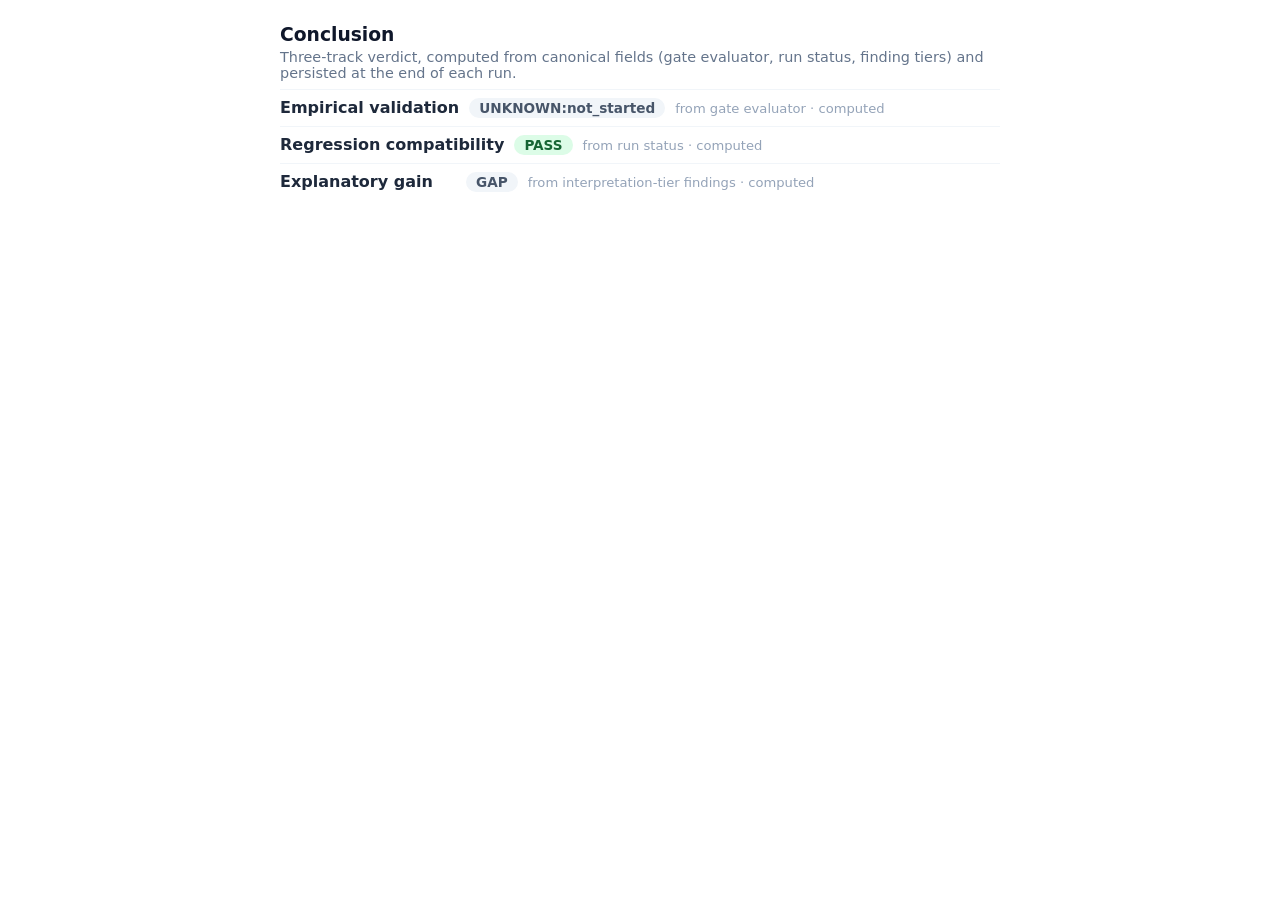
<file: workspace/investigations/smoldyn-simularium/studies/smoldyn-crowding/viz/report_card/conclusion.html>
<!doctype html><html><head><meta charset="utf-8"><meta name="viv-artifact" content="report-card"><title>smoldyn-crowding — conclusion report card</title></head><body style="font-family:system-ui,sans-serif;max-width:720px;margin:24px auto;padding:0 16px;color:#0f172a"><h3 style="margin:0 0 4px 0">Conclusion</h3><p style="color:#64748b;font-size:0.9em;margin:0 0 8px 0">Three-track verdict, computed from canonical fields (gate evaluator, run status, finding tiers) and persisted at the end of each run.</p><div style="padding:8px 0;border-top:1px solid #f1f5f9"><div style="display:flex;gap:10px;align-items:baseline;flex-wrap:wrap"><span style="display:inline-block;min-width:11em;font-weight:600;color:#1e293b">Empirical validation</span><span style="display:inline-block;padding:2px 10px;border-radius:9999px;background:#f1f5f9;color:#475569;font-weight:700;font-size:0.85em">UNKNOWN:not_started</span><span style="color:#94a3b8;font-size:0.82em">from gate evaluator · computed</span></div></div><div style="padding:8px 0;border-top:1px solid #f1f5f9"><div style="display:flex;gap:10px;align-items:baseline;flex-wrap:wrap"><span style="display:inline-block;min-width:11em;font-weight:600;color:#1e293b">Regression compatibility</span><span style="display:inline-block;padding:2px 10px;border-radius:9999px;background:#dcfce7;color:#166534;font-weight:700;font-size:0.85em">PASS</span><span style="color:#94a3b8;font-size:0.82em">from run status · computed</span></div></div><div style="padding:8px 0;border-top:1px solid #f1f5f9"><div style="display:flex;gap:10px;align-items:baseline;flex-wrap:wrap"><span style="display:inline-block;min-width:11em;font-weight:600;color:#1e293b">Explanatory gain</span><span style="display:inline-block;padding:2px 10px;border-radius:9999px;background:#f1f5f9;color:#475569;font-weight:700;font-size:0.85em">GAP</span><span style="color:#94a3b8;font-size:0.82em">from interpretation-tier findings · computed</span></div></div></body></html>
</file>
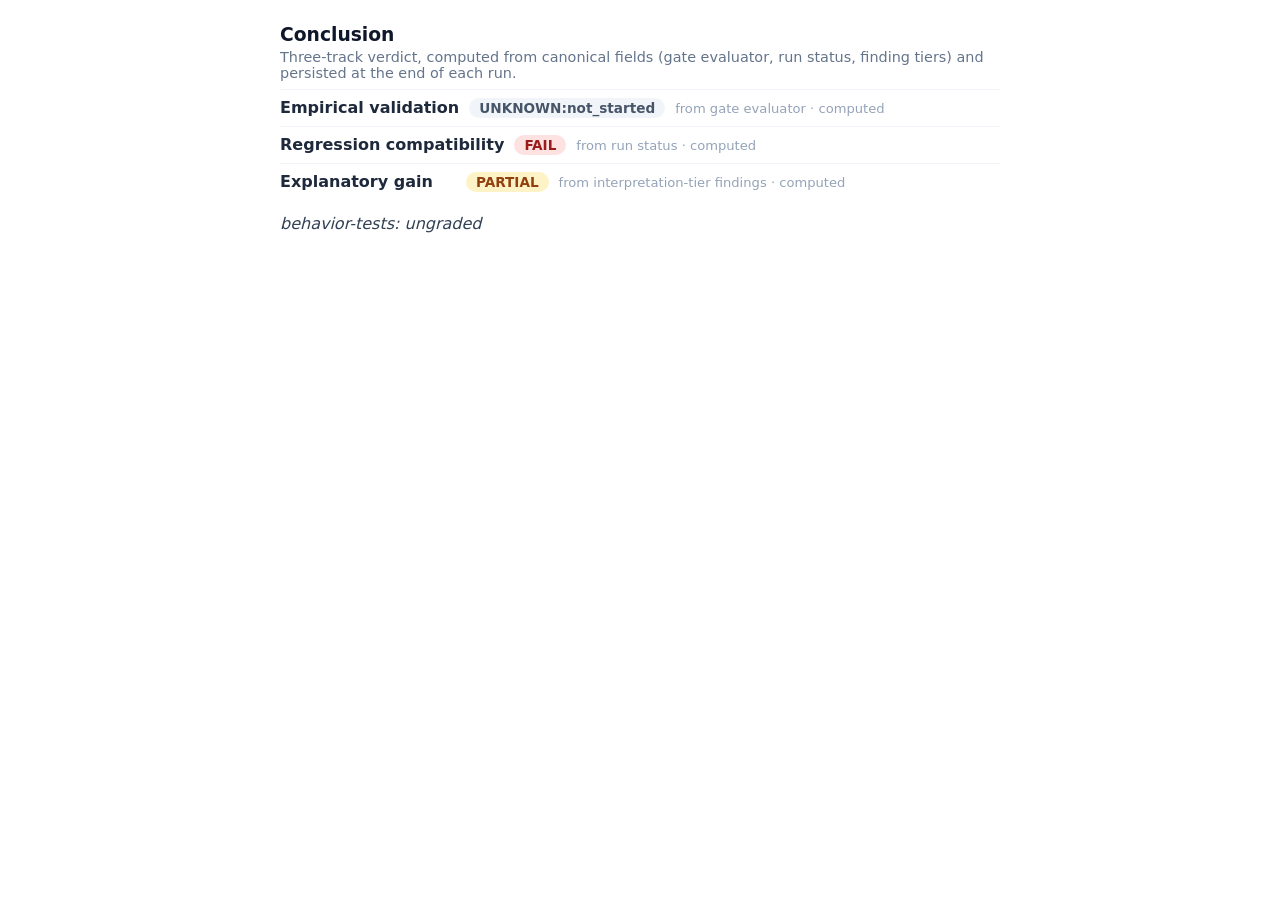
<file: workspace/investigations/smoldyn-simularium/studies/smoldyn-dimerization/viz/report_card/conclusion.html>
<!doctype html><html><head><meta charset="utf-8"><meta name="viv-artifact" content="report-card"><title>smoldyn-dimerization — conclusion report card</title></head><body style="font-family:system-ui,sans-serif;max-width:720px;margin:24px auto;padding:0 16px;color:#0f172a"><h3 style="margin:0 0 4px 0">Conclusion</h3><p style="color:#64748b;font-size:0.9em;margin:0 0 8px 0">Three-track verdict, computed from canonical fields (gate evaluator, run status, finding tiers) and persisted at the end of each run.</p><div style="padding:8px 0;border-top:1px solid #f1f5f9"><div style="display:flex;gap:10px;align-items:baseline;flex-wrap:wrap"><span style="display:inline-block;min-width:11em;font-weight:600;color:#1e293b">Empirical validation</span><span style="display:inline-block;padding:2px 10px;border-radius:9999px;background:#f1f5f9;color:#475569;font-weight:700;font-size:0.85em">UNKNOWN:not_started</span><span style="color:#94a3b8;font-size:0.82em">from gate evaluator · computed</span></div></div><div style="padding:8px 0;border-top:1px solid #f1f5f9"><div style="display:flex;gap:10px;align-items:baseline;flex-wrap:wrap"><span style="display:inline-block;min-width:11em;font-weight:600;color:#1e293b">Regression compatibility</span><span style="display:inline-block;padding:2px 10px;border-radius:9999px;background:#fee2e2;color:#991b1b;font-weight:700;font-size:0.85em">FAIL</span><span style="color:#94a3b8;font-size:0.82em">from run status · computed</span></div></div><div style="padding:8px 0;border-top:1px solid #f1f5f9"><div style="display:flex;gap:10px;align-items:baseline;flex-wrap:wrap"><span style="display:inline-block;min-width:11em;font-weight:600;color:#1e293b">Explanatory gain</span><span style="display:inline-block;padding:2px 10px;border-radius:9999px;background:#fef3c7;color:#92400e;font-weight:700;font-size:0.85em">PARTIAL</span><span style="color:#94a3b8;font-size:0.82em">from interpretation-tier findings · computed</span></div></div><p style="color:#334155;font-style:italic;margin:14px 0 0 0">behavior-tests: ungraded</p></body></html>
</file>
<file: bigraph-loom/assets/index-MsFOl1ql.css>
.react-flow{direction:ltr;--xy-edge-stroke-default: #b1b1b7;--xy-edge-stroke-width-default: 1;--xy-edge-stroke-selected-default: #555;--xy-connectionline-stroke-default: #b1b1b7;--xy-connectionline-stroke-width-default: 1;--xy-attribution-background-color-default: rgba(255, 255, 255, .5);--xy-minimap-background-color-default: #fff;--xy-minimap-mask-background-color-default: rgba(240, 240, 240, .6);--xy-minimap-mask-stroke-color-default: transparent;--xy-minimap-mask-stroke-width-default: 1;--xy-minimap-node-background-color-default: #e2e2e2;--xy-minimap-node-stroke-color-default: transparent;--xy-minimap-node-stroke-width-default: 2;--xy-background-color-default: transparent;--xy-background-pattern-dots-color-default: #91919a;--xy-background-pattern-lines-color-default: #eee;--xy-background-pattern-cross-color-default: #e2e2e2;background-color:var(--xy-background-color, var(--xy-background-color-default));--xy-node-color-default: inherit;--xy-node-border-default: 1px solid #1a192b;--xy-node-background-color-default: #fff;--xy-node-group-background-color-default: rgba(240, 240, 240, .25);--xy-node-boxshadow-hover-default: 0 1px 4px 1px rgba(0, 0, 0, .08);--xy-node-boxshadow-selected-default: 0 0 0 .5px #1a192b;--xy-node-border-radius-default: 3px;--xy-handle-background-color-default: #1a192b;--xy-handle-border-color-default: #fff;--xy-selection-background-color-default: rgba(0, 89, 220, .08);--xy-selection-border-default: 1px dotted rgba(0, 89, 220, .8);--xy-controls-button-background-color-default: #fefefe;--xy-controls-button-background-color-hover-default: #f4f4f4;--xy-controls-button-color-default: inherit;--xy-controls-button-color-hover-default: inherit;--xy-controls-button-border-color-default: #eee;--xy-controls-box-shadow-default: 0 0 2px 1px rgba(0, 0, 0, .08);--xy-edge-label-background-color-default: #ffffff;--xy-edge-label-color-default: inherit;--xy-resize-background-color-default: #3367d9}.react-flow.dark{--xy-edge-stroke-default: #3e3e3e;--xy-edge-stroke-width-default: 1;--xy-edge-stroke-selected-default: #727272;--xy-connectionline-stroke-default: #b1b1b7;--xy-connectionline-stroke-width-default: 1;--xy-attribution-background-color-default: rgba(150, 150, 150, .25);--xy-minimap-background-color-default: #141414;--xy-minimap-mask-background-color-default: rgba(60, 60, 60, .6);--xy-minimap-mask-stroke-color-default: transparent;--xy-minimap-mask-stroke-width-default: 1;--xy-minimap-node-background-color-default: #2b2b2b;--xy-minimap-node-stroke-color-default: transparent;--xy-minimap-node-stroke-width-default: 2;--xy-background-color-default: #141414;--xy-background-pattern-dots-color-default: #777;--xy-background-pattern-lines-color-default: #777;--xy-background-pattern-cross-color-default: #777;--xy-node-color-default: #f8f8f8;--xy-node-border-default: 1px solid #3c3c3c;--xy-node-background-color-default: #1e1e1e;--xy-node-group-background-color-default: rgba(240, 240, 240, .25);--xy-node-boxshadow-hover-default: 0 1px 4px 1px rgba(255, 255, 255, .08);--xy-node-boxshadow-selected-default: 0 0 0 .5px #999;--xy-handle-background-color-default: #bebebe;--xy-handle-border-color-default: #1e1e1e;--xy-selection-background-color-default: rgba(200, 200, 220, .08);--xy-selection-border-default: 1px dotted rgba(200, 200, 220, .8);--xy-controls-button-background-color-default: #2b2b2b;--xy-controls-button-background-color-hover-default: #3e3e3e;--xy-controls-button-color-default: #f8f8f8;--xy-controls-button-color-hover-default: #fff;--xy-controls-button-border-color-default: #5b5b5b;--xy-controls-box-shadow-default: 0 0 2px 1px rgba(0, 0, 0, .08);--xy-edge-label-background-color-default: #141414;--xy-edge-label-color-default: #f8f8f8}.react-flow__background{background-color:var(--xy-background-color-props, var(--xy-background-color, var(--xy-background-color-default)));pointer-events:none;z-index:-1}.react-flow__container{position:absolute;width:100%;height:100%;top:0;left:0}.react-flow__pane{z-index:1}.react-flow__pane.draggable{cursor:grab}.react-flow__pane.dragging{cursor:grabbing}.react-flow__pane.selection{cursor:pointer}.react-flow__viewport{transform-origin:0 0;z-index:2;pointer-events:none}.react-flow__renderer{z-index:4}.react-flow__selection{z-index:6}.react-flow__nodesselection-rect:focus,.react-flow__nodesselection-rect:focus-visible{outline:none}.react-flow__edge-path{stroke:var(--xy-edge-stroke, var(--xy-edge-stroke-default));stroke-width:var(--xy-edge-stroke-width, var(--xy-edge-stroke-width-default));fill:none}.react-flow__connection-path{stroke:var(--xy-connectionline-stroke, var(--xy-connectionline-stroke-default));stroke-width:var(--xy-connectionline-stroke-width, var(--xy-connectionline-stroke-width-default));fill:none}.react-flow .react-flow__edges{position:absolute}.react-flow .react-flow__edges svg{overflow:visible;position:absolute;pointer-events:none}.react-flow__edge{pointer-events:visibleStroke}.react-flow__edge.selectable{cursor:pointer}.react-flow__edge.animated path{stroke-dasharray:5;animation:dashdraw .5s linear infinite}.react-flow__edge.animated path.react-flow__edge-interaction{stroke-dasharray:none;animation:none}.react-flow__edge.inactive{pointer-events:none}.react-flow__edge.selected,.react-flow__edge:focus,.react-flow__edge:focus-visible{outline:none}.react-flow__edge.selected .react-flow__edge-path,.react-flow__edge.selectable:focus .react-flow__edge-path,.react-flow__edge.selectable:focus-visible .react-flow__edge-path{stroke:var(--xy-edge-stroke-selected, var(--xy-edge-stroke-selected-default))}.react-flow__edge-textwrapper{pointer-events:all}.react-flow__edge .react-flow__edge-text{pointer-events:none;-webkit-user-select:none;-moz-user-select:none;user-select:none}.react-flow__arrowhead polyline{stroke:var(--xy-edge-stroke, var(--xy-edge-stroke-default))}.react-flow__arrowhead polyline.arrowclosed{fill:var(--xy-edge-stroke, var(--xy-edge-stroke-default))}.react-flow__connection{pointer-events:none}.react-flow__connection .animated{stroke-dasharray:5;animation:dashdraw .5s linear infinite}svg.react-flow__connectionline{z-index:1001;overflow:visible;position:absolute}.react-flow__nodes{pointer-events:none;transform-origin:0 0}.react-flow__node{position:absolute;-webkit-user-select:none;-moz-user-select:none;user-select:none;pointer-events:all;transform-origin:0 0;box-sizing:border-box;cursor:default}.react-flow__node.selectable{cursor:pointer}.react-flow__node.draggable{cursor:grab;pointer-events:all}.react-flow__node.draggable.dragging{cursor:grabbing}.react-flow__nodesselection{z-index:3;transform-origin:left top;pointer-events:none}.react-flow__nodesselection-rect{position:absolute;pointer-events:all;cursor:grab}.react-flow__handle{position:absolute;pointer-events:none;min-width:5px;min-height:5px;width:6px;height:6px;background-color:var(--xy-handle-background-color, var(--xy-handle-background-color-default));border:1px solid var(--xy-handle-border-color, var(--xy-handle-border-color-default));border-radius:100%}.react-flow__handle.connectingfrom{pointer-events:all}.react-flow__handle.connectionindicator{pointer-events:all;cursor:crosshair}.react-flow__handle-bottom{top:auto;left:50%;bottom:0;transform:translate(-50%,50%)}.react-flow__handle-top{top:0;left:50%;transform:translate(-50%,-50%)}.react-flow__handle-left{top:50%;left:0;transform:translate(-50%,-50%)}.react-flow__handle-right{top:50%;right:0;transform:translate(50%,-50%)}.react-flow__edgeupdater{cursor:move;pointer-events:all}.react-flow__pane.selection .react-flow__panel{pointer-events:none}.react-flow__panel{position:absolute;z-index:5;margin:15px}.react-flow__panel.top{top:0}.react-flow__panel.bottom{bottom:0}.react-flow__panel.top.center,.react-flow__panel.bottom.center{left:50%;transform:translate(-15px) translate(-50%)}.react-flow__panel.left{left:0}.react-flow__panel.right{right:0}.react-flow__panel.left.center,.react-flow__panel.right.center{top:50%;transform:translateY(-15px) translateY(-50%)}.react-flow__attribution{font-size:10px;background:var(--xy-attribution-background-color, var(--xy-attribution-background-color-default));padding:2px 3px;margin:0}.react-flow__attribution a{text-decoration:none;color:#999}@keyframes dashdraw{0%{stroke-dashoffset:10}}.react-flow__edgelabel-renderer{position:absolute;width:100%;height:100%;pointer-events:none;-webkit-user-select:none;-moz-user-select:none;user-select:none;left:0;top:0}.react-flow__viewport-portal{position:absolute;width:100%;height:100%;left:0;top:0;-webkit-user-select:none;-moz-user-select:none;user-select:none}.react-flow__minimap{background:var( --xy-minimap-background-color-props, var(--xy-minimap-background-color, var(--xy-minimap-background-color-default)) )}.react-flow__minimap-svg{display:block}.react-flow__minimap-mask{fill:var( --xy-minimap-mask-background-color-props, var(--xy-minimap-mask-background-color, var(--xy-minimap-mask-background-color-default)) );stroke:var( --xy-minimap-mask-stroke-color-props, var(--xy-minimap-mask-stroke-color, var(--xy-minimap-mask-stroke-color-default)) );stroke-width:var( --xy-minimap-mask-stroke-width-props, var(--xy-minimap-mask-stroke-width, var(--xy-minimap-mask-stroke-width-default)) )}.react-flow__minimap-node{fill:var( --xy-minimap-node-background-color-props, var(--xy-minimap-node-background-color, var(--xy-minimap-node-background-color-default)) );stroke:var( --xy-minimap-node-stroke-color-props, var(--xy-minimap-node-stroke-color, var(--xy-minimap-node-stroke-color-default)) );stroke-width:var( --xy-minimap-node-stroke-width-props, var(--xy-minimap-node-stroke-width, var(--xy-minimap-node-stroke-width-default)) )}.react-flow__background-pattern.dots{fill:var( --xy-background-pattern-color-props, var(--xy-background-pattern-color, var(--xy-background-pattern-dots-color-default)) )}.react-flow__background-pattern.lines{stroke:var( --xy-background-pattern-color-props, var(--xy-background-pattern-color, var(--xy-background-pattern-lines-color-default)) )}.react-flow__background-pattern.cross{stroke:var( --xy-background-pattern-color-props, var(--xy-background-pattern-color, var(--xy-background-pattern-cross-color-default)) )}.react-flow__controls{display:flex;flex-direction:column;box-shadow:var(--xy-controls-box-shadow, var(--xy-controls-box-shadow-default))}.react-flow__controls.horizontal{flex-direction:row}.react-flow__controls-button{display:flex;justify-content:center;align-items:center;height:26px;width:26px;padding:4px;border:none;background:var(--xy-controls-button-background-color, var(--xy-controls-button-background-color-default));border-bottom:1px solid var( --xy-controls-button-border-color-props, var(--xy-controls-button-border-color, var(--xy-controls-button-border-color-default)) );color:var( --xy-controls-button-color-props, var(--xy-controls-button-color, var(--xy-controls-button-color-default)) );cursor:pointer;-webkit-user-select:none;-moz-user-select:none;user-select:none}.react-flow__controls-button svg{width:100%;max-width:12px;max-height:12px;fill:currentColor}.react-flow__edge.updating .react-flow__edge-path{stroke:#777}.react-flow__edge-text{font-size:10px}.react-flow__node.selectable:focus,.react-flow__node.selectable:focus-visible{outline:none}.react-flow__node-input,.react-flow__node-default,.react-flow__node-output,.react-flow__node-group{padding:10px;border-radius:var(--xy-node-border-radius, var(--xy-node-border-radius-default));width:150px;font-size:12px;color:var(--xy-node-color, var(--xy-node-color-default));text-align:center;border:var(--xy-node-border, var(--xy-node-border-default));background-color:var(--xy-node-background-color, var(--xy-node-background-color-default))}.react-flow__node-input.selectable:hover,.react-flow__node-default.selectable:hover,.react-flow__node-output.selectable:hover,.react-flow__node-group.selectable:hover{box-shadow:var(--xy-node-boxshadow-hover, var(--xy-node-boxshadow-hover-default))}.react-flow__node-input.selectable.selected,.react-flow__node-input.selectable:focus,.react-flow__node-input.selectable:focus-visible,.react-flow__node-default.selectable.selected,.react-flow__node-default.selectable:focus,.react-flow__node-default.selectable:focus-visible,.react-flow__node-output.selectable.selected,.react-flow__node-output.selectable:focus,.react-flow__node-output.selectable:focus-visible,.react-flow__node-group.selectable.selected,.react-flow__node-group.selectable:focus,.react-flow__node-group.selectable:focus-visible{box-shadow:var(--xy-node-boxshadow-selected, var(--xy-node-boxshadow-selected-default))}.react-flow__node-group{background-color:var(--xy-node-group-background-color, var(--xy-node-group-background-color-default))}.react-flow__nodesselection-rect,.react-flow__selection{background:var(--xy-selection-background-color, var(--xy-selection-background-color-default));border:var(--xy-selection-border, var(--xy-selection-border-default))}.react-flow__nodesselection-rect:focus,.react-flow__nodesselection-rect:focus-visible,.react-flow__selection:focus,.react-flow__selection:focus-visible{outline:none}.react-flow__controls-button:hover{background:var( --xy-controls-button-background-color-hover-props, var(--xy-controls-button-background-color-hover, var(--xy-controls-button-background-color-hover-default)) );color:var( --xy-controls-button-color-hover-props, var(--xy-controls-button-color-hover, var(--xy-controls-button-color-hover-default)) )}.react-flow__controls-button:disabled{pointer-events:none}.react-flow__controls-button:disabled svg{fill-opacity:.4}.react-flow__controls-button:last-child{border-bottom:none}.react-flow__controls.horizontal .react-flow__controls-button{border-bottom:none;border-right:1px solid var( --xy-controls-button-border-color-props, var(--xy-controls-button-border-color, var(--xy-controls-button-border-color-default)) )}.react-flow__controls.horizontal .react-flow__controls-button:last-child{border-right:none}.react-flow__resize-control{position:absolute}.react-flow__resize-control.left,.react-flow__resize-control.right{cursor:ew-resize}.react-flow__resize-control.top,.react-flow__resize-control.bottom{cursor:ns-resize}.react-flow__resize-control.top.left,.react-flow__resize-control.bottom.right{cursor:nwse-resize}.react-flow__resize-control.bottom.left,.react-flow__resize-control.top.right{cursor:nesw-resize}.react-flow__resize-control.handle{width:5px;height:5px;border:1px solid #fff;border-radius:1px;background-color:var(--xy-resize-background-color, var(--xy-resize-background-color-default));translate:-50% -50%}.react-flow__resize-control.handle.left{left:0;top:50%}.react-flow__resize-control.handle.right{left:100%;top:50%}.react-flow__resize-control.handle.top{left:50%;top:0}.react-flow__resize-control.handle.bottom{left:50%;top:100%}.react-flow__resize-control.handle.top.left,.react-flow__resize-control.handle.bottom.left{left:0}.react-flow__resize-control.handle.top.right,.react-flow__resize-control.handle.bottom.right{left:100%}.react-flow__resize-control.line{border-color:var(--xy-resize-background-color, var(--xy-resize-background-color-default));border-width:0;border-style:solid}.react-flow__resize-control.line.left,.react-flow__resize-control.line.right{width:1px;transform:translate(-50%);top:0;height:100%}.react-flow__resize-control.line.left{left:0;border-left-width:1px}.react-flow__resize-control.line.right{left:100%;border-right-width:1px}.react-flow__resize-control.line.top,.react-flow__resize-control.line.bottom{height:1px;transform:translateY(-50%);left:0;width:100%}.react-flow__resize-control.line.top{top:0;border-top-width:1px}.react-flow__resize-control.line.bottom{border-bottom-width:1px;top:100%}.react-flow__edge-textbg{fill:var(--xy-edge-label-background-color, var(--xy-edge-label-background-color-default))}.react-flow__edge-text{fill:var(--xy-edge-label-color, var(--xy-edge-label-color-default))}@font-face{font-family:KaTeX_AMS;font-style:normal;font-weight:400;src:url(./KaTeX_AMS-Regular-BQhdFMY1.woff2) format("woff2"),url(./KaTeX_AMS-Regular-DMm9YOAa.woff) format("woff"),url(./KaTeX_AMS-Regular-DRggAlZN.ttf) format("truetype")}@font-face{font-family:KaTeX_Caligraphic;font-style:normal;font-weight:700;src:url(./KaTeX_Caligraphic-Bold-Dq_IR9rO.woff2) format("woff2"),url(./KaTeX_Caligraphic-Bold-BEiXGLvX.woff) format("woff"),url(./KaTeX_Caligraphic-Bold-ATXxdsX0.ttf) format("truetype")}@font-face{font-family:KaTeX_Caligraphic;font-style:normal;font-weight:400;src:url(./KaTeX_Caligraphic-Regular-Di6jR-x-.woff2) format("woff2"),url(./KaTeX_Caligraphic-Regular-CTRA-rTL.woff) format("woff"),url(./KaTeX_Caligraphic-Regular-wX97UBjC.ttf) format("truetype")}@font-face{font-family:KaTeX_Fraktur;font-style:normal;font-weight:700;src:url(./KaTeX_Fraktur-Bold-CL6g_b3V.woff2) format("woff2"),url(./KaTeX_Fraktur-Bold-BsDP51OF.woff) format("woff"),url(./KaTeX_Fraktur-Bold-BdnERNNW.ttf) format("truetype")}@font-face{font-family:KaTeX_Fraktur;font-style:normal;font-weight:400;src:url(./KaTeX_Fraktur-Regular-CTYiF6lA.woff2) format("woff2"),url(./KaTeX_Fraktur-Regular-Dxdc4cR9.woff) format("woff"),url(./KaTeX_Fraktur-Regular-CB_wures.ttf) format("truetype")}@font-face{font-family:KaTeX_Main;font-style:normal;font-weight:700;src:url(./KaTeX_Main-Bold-Cx986IdX.woff2) format("woff2"),url(./KaTeX_Main-Bold-Jm3AIy58.woff) format("woff"),url(./KaTeX_Main-Bold-waoOVXN0.ttf) format("truetype")}@font-face{font-family:KaTeX_Main;font-style:italic;font-weight:700;src:url(./KaTeX_Main-BoldItalic-DxDJ3AOS.woff2) format("woff2"),url(./KaTeX_Main-BoldItalic-SpSLRI95.woff) format("woff"),url(./KaTeX_Main-BoldItalic-DzxPMmG6.ttf) format("truetype")}@font-face{font-family:KaTeX_Main;font-style:italic;font-weight:400;src:url(./KaTeX_Main-Italic-NWA7e6Wa.woff2) format("woff2"),url(./KaTeX_Main-Italic-BMLOBm91.woff) format("woff"),url(./KaTeX_Main-Italic-3WenGoN9.ttf) format("truetype")}@font-face{font-family:KaTeX_Main;font-style:normal;font-weight:400;src:url(./KaTeX_Main-Regular-B22Nviop.woff2) format("woff2"),url(./KaTeX_Main-Regular-Dr94JaBh.woff) format("woff"),url(./KaTeX_Main-Regular-ypZvNtVU.ttf) format("truetype")}@font-face{font-family:KaTeX_Math;font-style:italic;font-weight:700;src:url(./KaTeX_Math-BoldItalic-CZnvNsCZ.woff2) format("woff2"),url(./KaTeX_Math-BoldItalic-iY-2wyZ7.woff) format("woff"),url(./KaTeX_Math-BoldItalic-B3XSjfu4.ttf) format("truetype")}@font-face{font-family:KaTeX_Math;font-style:italic;font-weight:400;src:url(./KaTeX_Math-Italic-t53AETM-.woff2) format("woff2"),url(./KaTeX_Math-Italic-DA0__PXp.woff) format("woff"),url(./KaTeX_Math-Italic-flOr_0UB.ttf) format("truetype")}@font-face{font-family:KaTeX_SansSerif;font-style:normal;font-weight:700;src:url(./KaTeX_SansSerif-Bold-D1sUS0GD.woff2) format("woff2"),url(./KaTeX_SansSerif-Bold-DbIhKOiC.woff) format("woff"),url(./KaTeX_SansSerif-Bold-CFMepnvq.ttf) format("truetype")}@font-face{font-family:KaTeX_SansSerif;font-style:italic;font-weight:400;src:url(./KaTeX_SansSerif-Italic-C3H0VqGB.woff2) format("woff2"),url(./KaTeX_SansSerif-Italic-DN2j7dab.woff) format("woff"),url(./KaTeX_SansSerif-Italic-YYjJ1zSn.ttf) format("truetype")}@font-face{font-family:KaTeX_SansSerif;font-style:normal;font-weight:400;src:url(./KaTeX_SansSerif-Regular-DDBCnlJ7.woff2) format("woff2"),url(./KaTeX_SansSerif-Regular-CS6fqUqJ.woff) format("woff"),url(./KaTeX_SansSerif-Regular-BNo7hRIc.ttf) format("truetype")}@font-face{font-family:KaTeX_Script;font-style:normal;font-weight:400;src:url(./KaTeX_Script-Regular-D3wIWfF6.woff2) format("woff2"),url(./KaTeX_Script-Regular-D5yQViql.woff) format("woff"),url(./KaTeX_Script-Regular-C5JkGWo-.ttf) format("truetype")}@font-face{font-family:KaTeX_Size1;font-style:normal;font-weight:400;src:url(./KaTeX_Size1-Regular-mCD8mA8B.woff2) format("woff2"),url(./KaTeX_Size1-Regular-C195tn64.woff) format("woff"),url(./KaTeX_Size1-Regular-Dbsnue_I.ttf) format("truetype")}@font-face{font-family:KaTeX_Size2;font-style:normal;font-weight:400;src:url(./KaTeX_Size2-Regular-Dy4dx90m.woff2) format("woff2"),url(./KaTeX_Size2-Regular-oD1tc_U0.woff) format("woff"),url(./KaTeX_Size2-Regular-B7gKUWhC.ttf) format("truetype")}@font-face{font-family:KaTeX_Size3;font-style:normal;font-weight:400;src:url([data-uri]) format("woff2"),url(./KaTeX_Size3-Regular-CTq5MqoE.woff) format("woff"),url(./KaTeX_Size3-Regular-DgpXs0kz.ttf) format("truetype")}@font-face{font-family:KaTeX_Size4;font-style:normal;font-weight:400;src:url(./KaTeX_Size4-Regular-Dl5lxZxV.woff2) format("woff2"),url(./KaTeX_Size4-Regular-BF-4gkZK.woff) format("woff"),url(./KaTeX_Size4-Regular-DWFBv043.ttf) format("truetype")}@font-face{font-family:KaTeX_Typewriter;font-style:normal;font-weight:400;src:url(./KaTeX_Typewriter-Regular-CO6r4hn1.woff2) format("woff2"),url(./KaTeX_Typewriter-Regular-C0xS9mPB.woff) format("woff"),url(./KaTeX_Typewriter-Regular-D3Ib7_Hf.ttf) format("truetype")}.katex{font: 1.21em KaTeX_Main,Times New Roman,serif;line-height:1.2;text-indent:0;text-rendering:auto}.katex *{-ms-high-contrast-adjust:none!important;border-color:currentColor}.katex .katex-version:after{content:"0.16.11"}.katex .katex-mathml{clip:rect(1px,1px,1px,1px);border:0;height:1px;overflow:hidden;padding:0;position:absolute;width:1px}.katex .katex-html>.newline{display:block}.katex .base{position:relative;white-space:nowrap;width:-webkit-min-content;width:-moz-min-content;width:min-content}.katex .base,.katex .strut{display:inline-block}.katex .textbf{font-weight:700}.katex .textit{font-style:italic}.katex .textrm{font-family:KaTeX_Main}.katex .textsf{font-family:KaTeX_SansSerif}.katex .texttt{font-family:KaTeX_Typewriter}.katex .mathnormal{font-family:KaTeX_Math;font-style:italic}.katex .mathit{font-family:KaTeX_Main;font-style:italic}.katex .mathrm{font-style:normal}.katex .mathbf{font-family:KaTeX_Main;font-weight:700}.katex .boldsymbol{font-family:KaTeX_Math;font-style:italic;font-weight:700}.katex .amsrm,.katex .mathbb,.katex .textbb{font-family:KaTeX_AMS}.katex .mathcal{font-family:KaTeX_Caligraphic}.katex .mathfrak,.katex .textfrak{font-family:KaTeX_Fraktur}.katex .mathboldfrak,.katex .textboldfrak{font-family:KaTeX_Fraktur;font-weight:700}.katex .mathtt{font-family:KaTeX_Typewriter}.katex .mathscr,.katex .textscr{font-family:KaTeX_Script}.katex .mathsf,.katex .textsf{font-family:KaTeX_SansSerif}.katex .mathboldsf,.katex .textboldsf{font-family:KaTeX_SansSerif;font-weight:700}.katex .mathitsf,.katex .textitsf{font-family:KaTeX_SansSerif;font-style:italic}.katex .mainrm{font-family:KaTeX_Main;font-style:normal}.katex .vlist-t{border-collapse:collapse;display:inline-table;table-layout:fixed}.katex .vlist-r{display:table-row}.katex .vlist{display:table-cell;position:relative;vertical-align:bottom}.katex .vlist>span{display:block;height:0;position:relative}.katex .vlist>span>span{display:inline-block}.katex .vlist>span>.pstrut{overflow:hidden;width:0}.katex .vlist-t2{margin-right:-2px}.katex .vlist-s{display:table-cell;font-size:1px;min-width:2px;vertical-align:bottom;width:2px}.katex .vbox{align-items:baseline;display:inline-flex;flex-direction:column}.katex .hbox{width:100%}.katex .hbox,.katex .thinbox{display:inline-flex;flex-direction:row}.katex .thinbox{max-width:0;width:0}.katex .msupsub{text-align:left}.katex .mfrac>span>span{text-align:center}.katex .mfrac .frac-line{border-bottom-style:solid;display:inline-block;width:100%}.katex .hdashline,.katex .hline,.katex .mfrac .frac-line,.katex .overline .overline-line,.katex .rule,.katex .underline .underline-line{min-height:1px}.katex .mspace{display:inline-block}.katex .clap,.katex .llap,.katex .rlap{position:relative;width:0}.katex .clap>.inner,.katex .llap>.inner,.katex .rlap>.inner{position:absolute}.katex .clap>.fix,.katex .llap>.fix,.katex .rlap>.fix{display:inline-block}.katex .llap>.inner{right:0}.katex .clap>.inner,.katex .rlap>.inner{left:0}.katex .clap>.inner>span{margin-left:-50%;margin-right:50%}.katex .rule{border:0 solid;display:inline-block;position:relative}.katex .hline,.katex .overline .overline-line,.katex .underline .underline-line{border-bottom-style:solid;display:inline-block;width:100%}.katex .hdashline{border-bottom-style:dashed;display:inline-block;width:100%}.katex .sqrt>.root{margin-left:.2777777778em;margin-right:-.5555555556em}.katex .fontsize-ensurer.reset-size1.size1,.katex .sizing.reset-size1.size1{font-size:1em}.katex .fontsize-ensurer.reset-size1.size2,.katex .sizing.reset-size1.size2{font-size:1.2em}.katex .fontsize-ensurer.reset-size1.size3,.katex .sizing.reset-size1.size3{font-size:1.4em}.katex .fontsize-ensurer.reset-size1.size4,.katex .sizing.reset-size1.size4{font-size:1.6em}.katex .fontsize-ensurer.reset-size1.size5,.katex .sizing.reset-size1.size5{font-size:1.8em}.katex .fontsize-ensurer.reset-size1.size6,.katex .sizing.reset-size1.size6{font-size:2em}.katex .fontsize-ensurer.reset-size1.size7,.katex .sizing.reset-size1.size7{font-size:2.4em}.katex .fontsize-ensurer.reset-size1.size8,.katex .sizing.reset-size1.size8{font-size:2.88em}.katex .fontsize-ensurer.reset-size1.size9,.katex .sizing.reset-size1.size9{font-size:3.456em}.katex .fontsize-ensurer.reset-size1.size10,.katex .sizing.reset-size1.size10{font-size:4.148em}.katex .fontsize-ensurer.reset-size1.size11,.katex .sizing.reset-size1.size11{font-size:4.976em}.katex .fontsize-ensurer.reset-size2.size1,.katex .sizing.reset-size2.size1{font-size:.8333333333em}.katex .fontsize-ensurer.reset-size2.size2,.katex .sizing.reset-size2.size2{font-size:1em}.katex .fontsize-ensurer.reset-size2.size3,.katex .sizing.reset-size2.size3{font-size:1.1666666667em}.katex .fontsize-ensurer.reset-size2.size4,.katex .sizing.reset-size2.size4{font-size:1.3333333333em}.katex .fontsize-ensurer.reset-size2.size5,.katex .sizing.reset-size2.size5{font-size:1.5em}.katex .fontsize-ensurer.reset-size2.size6,.katex .sizing.reset-size2.size6{font-size:1.6666666667em}.katex .fontsize-ensurer.reset-size2.size7,.katex .sizing.reset-size2.size7{font-size:2em}.katex .fontsize-ensurer.reset-size2.size8,.katex .sizing.reset-size2.size8{font-size:2.4em}.katex .fontsize-ensurer.reset-size2.size9,.katex .sizing.reset-size2.size9{font-size:2.88em}.katex .fontsize-ensurer.reset-size2.size10,.katex .sizing.reset-size2.size10{font-size:3.4566666667em}.katex .fontsize-ensurer.reset-size2.size11,.katex .sizing.reset-size2.size11{font-size:4.1466666667em}.katex .fontsize-ensurer.reset-size3.size1,.katex .sizing.reset-size3.size1{font-size:.7142857143em}.katex .fontsize-ensurer.reset-size3.size2,.katex .sizing.reset-size3.size2{font-size:.8571428571em}.katex .fontsize-ensurer.reset-size3.size3,.katex .sizing.reset-size3.size3{font-size:1em}.katex .fontsize-ensurer.reset-size3.size4,.katex .sizing.reset-size3.size4{font-size:1.1428571429em}.katex .fontsize-ensurer.reset-size3.size5,.katex .sizing.reset-size3.size5{font-size:1.2857142857em}.katex .fontsize-ensurer.reset-size3.size6,.katex .sizing.reset-size3.size6{font-size:1.4285714286em}.katex .fontsize-ensurer.reset-size3.size7,.katex .sizing.reset-size3.size7{font-size:1.7142857143em}.katex .fontsize-ensurer.reset-size3.size8,.katex .sizing.reset-size3.size8{font-size:2.0571428571em}.katex .fontsize-ensurer.reset-size3.size9,.katex .sizing.reset-size3.size9{font-size:2.4685714286em}.katex .fontsize-ensurer.reset-size3.size10,.katex .sizing.reset-size3.size10{font-size:2.9628571429em}.katex .fontsize-ensurer.reset-size3.size11,.katex .sizing.reset-size3.size11{font-size:3.5542857143em}.katex .fontsize-ensurer.reset-size4.size1,.katex .sizing.reset-size4.size1{font-size:.625em}.katex .fontsize-ensurer.reset-size4.size2,.katex .sizing.reset-size4.size2{font-size:.75em}.katex .fontsize-ensurer.reset-size4.size3,.katex .sizing.reset-size4.size3{font-size:.875em}.katex .fontsize-ensurer.reset-size4.size4,.katex .sizing.reset-size4.size4{font-size:1em}.katex .fontsize-ensurer.reset-size4.size5,.katex .sizing.reset-size4.size5{font-size:1.125em}.katex .fontsize-ensurer.reset-size4.size6,.katex .sizing.reset-size4.size6{font-size:1.25em}.katex .fontsize-ensurer.reset-size4.size7,.katex .sizing.reset-size4.size7{font-size:1.5em}.katex .fontsize-ensurer.reset-size4.size8,.katex .sizing.reset-size4.size8{font-size:1.8em}.katex .fontsize-ensurer.reset-size4.size9,.katex .sizing.reset-size4.size9{font-size:2.16em}.katex .fontsize-ensurer.reset-size4.size10,.katex .sizing.reset-size4.size10{font-size:2.5925em}.katex .fontsize-ensurer.reset-size4.size11,.katex .sizing.reset-size4.size11{font-size:3.11em}.katex .fontsize-ensurer.reset-size5.size1,.katex .sizing.reset-size5.size1{font-size:.5555555556em}.katex .fontsize-ensurer.reset-size5.size2,.katex .sizing.reset-size5.size2{font-size:.6666666667em}.katex .fontsize-ensurer.reset-size5.size3,.katex .sizing.reset-size5.size3{font-size:.7777777778em}.katex .fontsize-ensurer.reset-size5.size4,.katex .sizing.reset-size5.size4{font-size:.8888888889em}.katex .fontsize-ensurer.reset-size5.size5,.katex .sizing.reset-size5.size5{font-size:1em}.katex .fontsize-ensurer.reset-size5.size6,.katex .sizing.reset-size5.size6{font-size:1.1111111111em}.katex .fontsize-ensurer.reset-size5.size7,.katex .sizing.reset-size5.size7{font-size:1.3333333333em}.katex .fontsize-ensurer.reset-size5.size8,.katex .sizing.reset-size5.size8{font-size:1.6em}.katex .fontsize-ensurer.reset-size5.size9,.katex .sizing.reset-size5.size9{font-size:1.92em}.katex .fontsize-ensurer.reset-size5.size10,.katex .sizing.reset-size5.size10{font-size:2.3044444444em}.katex .fontsize-ensurer.reset-size5.size11,.katex .sizing.reset-size5.size11{font-size:2.7644444444em}.katex .fontsize-ensurer.reset-size6.size1,.katex .sizing.reset-size6.size1{font-size:.5em}.katex .fontsize-ensurer.reset-size6.size2,.katex .sizing.reset-size6.size2{font-size:.6em}.katex .fontsize-ensurer.reset-size6.size3,.katex .sizing.reset-size6.size3{font-size:.7em}.katex .fontsize-ensurer.reset-size6.size4,.katex .sizing.reset-size6.size4{font-size:.8em}.katex .fontsize-ensurer.reset-size6.size5,.katex .sizing.reset-size6.size5{font-size:.9em}.katex .fontsize-ensurer.reset-size6.size6,.katex .sizing.reset-size6.size6{font-size:1em}.katex .fontsize-ensurer.reset-size6.size7,.katex .sizing.reset-size6.size7{font-size:1.2em}.katex .fontsize-ensurer.reset-size6.size8,.katex .sizing.reset-size6.size8{font-size:1.44em}.katex .fontsize-ensurer.reset-size6.size9,.katex .sizing.reset-size6.size9{font-size:1.728em}.katex .fontsize-ensurer.reset-size6.size10,.katex .sizing.reset-size6.size10{font-size:2.074em}.katex .fontsize-ensurer.reset-size6.size11,.katex .sizing.reset-size6.size11{font-size:2.488em}.katex .fontsize-ensurer.reset-size7.size1,.katex .sizing.reset-size7.size1{font-size:.4166666667em}.katex .fontsize-ensurer.reset-size7.size2,.katex .sizing.reset-size7.size2{font-size:.5em}.katex .fontsize-ensurer.reset-size7.size3,.katex .sizing.reset-size7.size3{font-size:.5833333333em}.katex .fontsize-ensurer.reset-size7.size4,.katex .sizing.reset-size7.size4{font-size:.6666666667em}.katex .fontsize-ensurer.reset-size7.size5,.katex .sizing.reset-size7.size5{font-size:.75em}.katex .fontsize-ensurer.reset-size7.size6,.katex .sizing.reset-size7.size6{font-size:.8333333333em}.katex .fontsize-ensurer.reset-size7.size7,.katex .sizing.reset-size7.size7{font-size:1em}.katex .fontsize-ensurer.reset-size7.size8,.katex .sizing.reset-size7.size8{font-size:1.2em}.katex .fontsize-ensurer.reset-size7.size9,.katex .sizing.reset-size7.size9{font-size:1.44em}.katex .fontsize-ensurer.reset-size7.size10,.katex .sizing.reset-size7.size10{font-size:1.7283333333em}.katex .fontsize-ensurer.reset-size7.size11,.katex .sizing.reset-size7.size11{font-size:2.0733333333em}.katex .fontsize-ensurer.reset-size8.size1,.katex .sizing.reset-size8.size1{font-size:.3472222222em}.katex .fontsize-ensurer.reset-size8.size2,.katex .sizing.reset-size8.size2{font-size:.4166666667em}.katex .fontsize-ensurer.reset-size8.size3,.katex .sizing.reset-size8.size3{font-size:.4861111111em}.katex .fontsize-ensurer.reset-size8.size4,.katex .sizing.reset-size8.size4{font-size:.5555555556em}.katex .fontsize-ensurer.reset-size8.size5,.katex .sizing.reset-size8.size5{font-size:.625em}.katex .fontsize-ensurer.reset-size8.size6,.katex .sizing.reset-size8.size6{font-size:.6944444444em}.katex .fontsize-ensurer.reset-size8.size7,.katex .sizing.reset-size8.size7{font-size:.8333333333em}.katex .fontsize-ensurer.reset-size8.size8,.katex .sizing.reset-size8.size8{font-size:1em}.katex .fontsize-ensurer.reset-size8.size9,.katex .sizing.reset-size8.size9{font-size:1.2em}.katex .fontsize-ensurer.reset-size8.size10,.katex .sizing.reset-size8.size10{font-size:1.4402777778em}.katex .fontsize-ensurer.reset-size8.size11,.katex .sizing.reset-size8.size11{font-size:1.7277777778em}.katex .fontsize-ensurer.reset-size9.size1,.katex .sizing.reset-size9.size1{font-size:.2893518519em}.katex .fontsize-ensurer.reset-size9.size2,.katex .sizing.reset-size9.size2{font-size:.3472222222em}.katex .fontsize-ensurer.reset-size9.size3,.katex .sizing.reset-size9.size3{font-size:.4050925926em}.katex .fontsize-ensurer.reset-size9.size4,.katex .sizing.reset-size9.size4{font-size:.462962963em}.katex .fontsize-ensurer.reset-size9.size5,.katex .sizing.reset-size9.size5{font-size:.5208333333em}.katex .fontsize-ensurer.reset-size9.size6,.katex .sizing.reset-size9.size6{font-size:.5787037037em}.katex .fontsize-ensurer.reset-size9.size7,.katex .sizing.reset-size9.size7{font-size:.6944444444em}.katex .fontsize-ensurer.reset-size9.size8,.katex .sizing.reset-size9.size8{font-size:.8333333333em}.katex .fontsize-ensurer.reset-size9.size9,.katex .sizing.reset-size9.size9{font-size:1em}.katex .fontsize-ensurer.reset-size9.size10,.katex .sizing.reset-size9.size10{font-size:1.2002314815em}.katex .fontsize-ensurer.reset-size9.size11,.katex .sizing.reset-size9.size11{font-size:1.4398148148em}.katex .fontsize-ensurer.reset-size10.size1,.katex .sizing.reset-size10.size1{font-size:.2410800386em}.katex .fontsize-ensurer.reset-size10.size2,.katex .sizing.reset-size10.size2{font-size:.2892960463em}.katex .fontsize-ensurer.reset-size10.size3,.katex .sizing.reset-size10.size3{font-size:.337512054em}.katex .fontsize-ensurer.reset-size10.size4,.katex .sizing.reset-size10.size4{font-size:.3857280617em}.katex .fontsize-ensurer.reset-size10.size5,.katex .sizing.reset-size10.size5{font-size:.4339440694em}.katex .fontsize-ensurer.reset-size10.size6,.katex .sizing.reset-size10.size6{font-size:.4821600771em}.katex .fontsize-ensurer.reset-size10.size7,.katex .sizing.reset-size10.size7{font-size:.5785920926em}.katex .fontsize-ensurer.reset-size10.size8,.katex .sizing.reset-size10.size8{font-size:.6943105111em}.katex .fontsize-ensurer.reset-size10.size9,.katex .sizing.reset-size10.size9{font-size:.8331726133em}.katex .fontsize-ensurer.reset-size10.size10,.katex .sizing.reset-size10.size10{font-size:1em}.katex .fontsize-ensurer.reset-size10.size11,.katex .sizing.reset-size10.size11{font-size:1.1996142719em}.katex .fontsize-ensurer.reset-size11.size1,.katex .sizing.reset-size11.size1{font-size:.2009646302em}.katex .fontsize-ensurer.reset-size11.size2,.katex .sizing.reset-size11.size2{font-size:.2411575563em}.katex .fontsize-ensurer.reset-size11.size3,.katex .sizing.reset-size11.size3{font-size:.2813504823em}.katex .fontsize-ensurer.reset-size11.size4,.katex .sizing.reset-size11.size4{font-size:.3215434084em}.katex .fontsize-ensurer.reset-size11.size5,.katex .sizing.reset-size11.size5{font-size:.3617363344em}.katex .fontsize-ensurer.reset-size11.size6,.katex .sizing.reset-size11.size6{font-size:.4019292605em}.katex .fontsize-ensurer.reset-size11.size7,.katex .sizing.reset-size11.size7{font-size:.4823151125em}.katex .fontsize-ensurer.reset-size11.size8,.katex .sizing.reset-size11.size8{font-size:.578778135em}.katex .fontsize-ensurer.reset-size11.size9,.katex .sizing.reset-size11.size9{font-size:.6945337621em}.katex .fontsize-ensurer.reset-size11.size10,.katex .sizing.reset-size11.size10{font-size:.8336012862em}.katex .fontsize-ensurer.reset-size11.size11,.katex .sizing.reset-size11.size11{font-size:1em}.katex .delimsizing.size1{font-family:KaTeX_Size1}.katex .delimsizing.size2{font-family:KaTeX_Size2}.katex .delimsizing.size3{font-family:KaTeX_Size3}.katex .delimsizing.size4{font-family:KaTeX_Size4}.katex .delimsizing.mult .delim-size1>span{font-family:KaTeX_Size1}.katex .delimsizing.mult .delim-size4>span{font-family:KaTeX_Size4}.katex .nulldelimiter{display:inline-block;width:.12em}.katex .delimcenter,.katex .op-symbol{position:relative}.katex .op-symbol.small-op{font-family:KaTeX_Size1}.katex .op-symbol.large-op{font-family:KaTeX_Size2}.katex .accent>.vlist-t,.katex .op-limits>.vlist-t{text-align:center}.katex .accent .accent-body{position:relative}.katex .accent .accent-body:not(.accent-full){width:0}.katex .overlay{display:block}.katex .mtable .vertical-separator{display:inline-block;min-width:1px}.katex .mtable .arraycolsep{display:inline-block}.katex .mtable .col-align-c>.vlist-t{text-align:center}.katex .mtable .col-align-l>.vlist-t{text-align:left}.katex .mtable .col-align-r>.vlist-t{text-align:right}.katex .svg-align{text-align:left}.katex svg{fill:currentColor;stroke:currentColor;fill-rule:nonzero;fill-opacity:1;stroke-width:1;stroke-linecap:butt;stroke-linejoin:miter;stroke-miterlimit:4;stroke-dasharray:none;stroke-dashoffset:0;stroke-opacity:1;display:block;height:inherit;position:absolute;width:100%}.katex svg path{stroke:none}.katex img{border-style:none;max-height:none;max-width:none;min-height:0;min-width:0}.katex .stretchy{display:block;overflow:hidden;position:relative;width:100%}.katex .stretchy:after,.katex .stretchy:before{content:""}.katex .hide-tail{overflow:hidden;position:relative;width:100%}.katex .halfarrow-left{left:0;overflow:hidden;position:absolute;width:50.2%}.katex .halfarrow-right{overflow:hidden;position:absolute;right:0;width:50.2%}.katex .brace-left{left:0;overflow:hidden;position:absolute;width:25.1%}.katex .brace-center{left:25%;overflow:hidden;position:absolute;width:50%}.katex .brace-right{overflow:hidden;position:absolute;right:0;width:25.1%}.katex .x-arrow-pad{padding:0 .5em}.katex .cd-arrow-pad{padding:0 .55556em 0 .27778em}.katex .mover,.katex .munder,.katex .x-arrow{text-align:center}.katex .boxpad{padding:0 .3em}.katex .fbox,.katex .fcolorbox{border:.04em solid;box-sizing:border-box}.katex .cancel-pad{padding:0 .2em}.katex .cancel-lap{margin-left:-.2em;margin-right:-.2em}.katex .sout{border-bottom-style:solid;border-bottom-width:.08em}.katex .angl{border-right:.049em solid;border-top:.049em solid;box-sizing:border-box;margin-right:.03889em}.katex .anglpad{padding:0 .03889em}.katex .eqn-num:before{content:"(" counter(katexEqnNo) ")";counter-increment:katexEqnNo}.katex .mml-eqn-num:before{content:"(" counter(mmlEqnNo) ")";counter-increment:mmlEqnNo}.katex .mtr-glue{width:50%}.katex .cd-vert-arrow{display:inline-block;position:relative}.katex .cd-label-left{display:inline-block;position:absolute;right:calc(50% + .3em);text-align:left}.katex .cd-label-right{display:inline-block;left:calc(50% + .3em);position:absolute;text-align:right}.katex-display{display:block;margin:1em 0;text-align:center}.katex-display>.katex{display:block;text-align:center;white-space:nowrap}.katex-display>.katex>.katex-html{display:block;position:relative}.katex-display>.katex>.katex-html>.tag{position:absolute;right:0}.katex-display.leqno>.katex>.katex-html>.tag{left:0;right:auto}.katex-display.fleqn>.katex{padding-left:2em;text-align:left}body{counter-reset:katexEqnNo mmlEqnNo}*{box-sizing:border-box;margin:0;padding:0}body{font-family:-apple-system,BlinkMacSystemFont,Segoe UI,Roboto,sans-serif;background:#fafafa}.app-container{display:flex;flex-direction:column;height:100vh}.app-header{display:flex;align-items:center;justify-content:space-between;padding:8px 20px;background:#1e1e2e;color:#cdd6f4;border-bottom:1px solid #313244}.app-header h1{font-size:18px;font-weight:600;letter-spacing:.5px}.header-actions{display:flex;align-items:center;gap:6px}.header-btn{padding:5px 12px;background:#313244;color:#cdd6f4;border:1px solid #45475a;border-radius:4px;font-size:11px;cursor:pointer}.header-btn:hover{background:#45475a}.view-toggle{display:flex;border:1px solid #45475a;border-radius:4px;overflow:hidden}.view-toggle button{padding:5px 12px;background:#313244;color:#a6adc8;border:none;border-right:1px solid #45475a;font-size:11px;cursor:pointer}.view-toggle button:last-child{border-right:none}.view-toggle button:hover{background:#45475a;color:#cdd6f4}.header-sep{width:1px;height:20px;background:#45475a;margin:0 2px}.panel-tabs{display:flex;border:1px solid #45475a;border-radius:4px;overflow:hidden}.panel-tabs button{padding:5px 12px;background:#313244;color:#a6adc8;border:none;border-right:1px solid #45475a;font-size:11px;cursor:pointer}.panel-tabs button:last-child{border-right:none}.panel-tabs button:hover{background:#45475a}.panel-tab-active{background:#0d6e6b!important;color:#fff!important}.app-body{display:flex;flex:1;overflow:hidden}.canvas-container{flex:1;height:100%;min-width:0}.sidebar-resize-handle{width:5px;cursor:col-resize;background:transparent;flex-shrink:0}.sidebar-resize-handle:hover{background:#0d6e6b}.sidebar{flex-shrink:0;height:100%;overflow:hidden;display:flex;flex-direction:column;border-left:1px solid #e2e8f0}.sidebar>*{flex:1;min-height:0}.store-node{background:#fff;border:2px solid #10b981;border-radius:50%;width:72px;height:72px;display:flex;flex-direction:column;align-items:center;justify-content:center;font-size:11px;cursor:pointer}.loom-hyperedge{width:11px;height:11px;background:#a855f7;border-radius:50%;position:relative;box-shadow:0 0 0 3px #a855f729}.loom-hyperedge .react-flow__handle{opacity:0;pointer-events:none;left:50%;top:50%;right:auto;bottom:auto;transform:translate(-50%,-50%);width:1px;height:1px;min-width:0;min-height:0;border:0}.loom-hyperedge-label{position:absolute;top:16px;left:50%;transform:translate(-50%);font-size:20px;font-weight:700;color:#7e22ce;white-space:nowrap;pointer-events:none}.store-node:hover{border-color:#059669}.store-node .react-flow__handle{opacity:0;pointer-events:none}.store-node-collapsed{border-color:#f59e0b;background:#fffbeb}.store-label{font-weight:600;color:#1e293b;font-size:15px;text-align:center;overflow-wrap:normal;word-break:keep-all;-webkit-hyphens:none;hyphens:none;text-wrap:balance}.store-value{color:#64748b;font-size:10px;max-width:60px;overflow:hidden;text-overflow:ellipsis;white-space:nowrap}.collapse-indicator{font-size:9px;color:#94a3b8}.store-node-value{font-size:10px;color:#64748b;line-height:1.3}.store-node-type{font-size:12px;color:#94a3b8;font-family:ui-monospace,monospace}.store-node-wiring{font-size:10px;color:#475569}.store-node-emit{font-size:9px;color:#0d9488;font-weight:600}.store-node-hub{border-style:dashed;border-color:#94a3b8}.store-node-hub .store-node-wiring{color:#2563eb;font-weight:600}.store-node.store-node-glyph,.store-node.store-node-ports,.store-node.store-node-types,.store-node.store-node-config,.store-node.store-node-contract,.store-node.store-node-full{width:max-content;height:auto;min-height:120px;min-width:168px;max-width:360px;box-sizing:border-box;overflow-wrap:normal;padding:8px 10px;border-radius:28px;display:flex;flex-direction:column;align-items:center;justify-content:center;text-align:center}.store-node-glyph .store-label,.store-node-ports .store-label{font-size:30px;line-height:1.15}.store-node-types .store-label,.store-node-config .store-label,.store-node-contract .store-label,.store-node-full .store-label{font-size:27px;line-height:1.2}.store-node-types .store-node-type,.store-node-config .store-node-type,.store-node-contract .store-node-type,.store-node-full .store-node-type{font-size:24px;color:#64748b}.store-node-types .store-node-value,.store-node-config .store-node-value,.store-node-contract .store-node-value,.store-node-full .store-node-value{font-size:22px;color:#475569}.store-node-glyph .store-node-type,.store-node-ports .store-node-type{font-size:21px;color:#64748b}.store-node-glyph .store-node-value,.store-node-ports .store-node-value{font-size:19px;color:#475569}.loom-edge-label{font-size:12px;color:#475569;background:#ffffffd9;padding:1px 4px;border-radius:3px;pointer-events:none;white-space:nowrap}.react-flow__edge-path.loom-edge-focused{stroke:#2563eb;stroke-width:2.4}.react-flow__edge-path.loom-edge-dim{opacity:.12}.loom-boundary-layer{position:absolute;top:0;right:0;bottom:0;left:0;pointer-events:none;overflow:hidden;z-index:6}.loom-boundary-label{position:absolute;transform:translate(-50%,-50%);pointer-events:auto;cursor:pointer;display:flex;align-items:center;gap:3px;max-width:160px;padding:2px 6px;font-size:10px;font-weight:600;line-height:1.3;color:#1e3a8a;background:#fffffff2;border:1px solid #2563eb;border-radius:10px;box-shadow:0 1px 3px #0000002e;white-space:nowrap;overflow:hidden;text-overflow:ellipsis}.loom-boundary-label .loom-boundary-chevron{color:#2563eb;font-weight:700}.process-node{background:#fff;border:2px solid #6366f1;border-radius:0;padding:12px 26px;min-width:100px;min-height:50px;text-align:center;font-size:14px;cursor:pointer;position:relative}.process-node:hover{border-color:#4f46e5}.process-node-fit-btn{position:absolute;top:5px;right:5px;width:20px;height:20px;display:flex;align-items:center;justify-content:center;padding:0;border:1px solid #c7d2fe;border-radius:4px;background:#fff;color:#6366f1;cursor:pointer;opacity:0;transition:opacity .12s ease;z-index:6}.process-node:hover .process-node-fit-btn{opacity:.85}.process-node-fit-btn:hover{opacity:1;background:#eef2ff;border-color:#6366f1}.process-node-emitter{border-color:#f97316;background:#fff7ed}.process-node-emitter:hover{border-color:#ea580c}.process-node-emitter .process-type{color:#c2410c}.process-node-visualization{border-color:#a855f7;background:#faf5ff}.process-node-visualization:hover{border-color:#9333ea}.process-node-visualization .process-type{color:#7e22ce}.process-body{display:flex;flex-direction:column;align-items:center}.process-label{font-weight:600;color:#1e293b;font-size:16px}.process-node-draft{display:inline-block;margin-left:8px;vertical-align:middle;font-size:.55em;font-weight:800;letter-spacing:.06em;color:#b45309;background:#fef3c7;border:1px solid #fcd34d;border-radius:4px;padding:1px 6px}.process-node-count{display:inline-block;margin-left:8px;vertical-align:middle;font-size:.6em;font-weight:800;letter-spacing:.03em;color:#3730a3;background:#e0e7ff;border:1px solid #c7d2fe;border-radius:999px;padding:1px 8px}.store-node-count{display:inline-block;margin-left:6px;vertical-align:middle;font-size:.62em;font-weight:800;letter-spacing:.03em;color:#3730a3;background:#e0e7ff;border:1px solid #c7d2fe;border-radius:999px;padding:0 7px}.process-type{color:#94a3b8;font-size:13px;font-style:italic}.port-handle{width:8px!important;height:8px!important;border:2px solid #6366f1!important;background:#fff!important}.port-handle-input{border-color:#10b981!important}.port-handle-input:hover{background:#10b981!important}.port-handle-output:hover{background:#6366f1!important}.port-label{position:absolute;transform:translateY(-50%);pointer-events:auto;white-space:nowrap}.port-label-left{right:calc(100% + 12px);text-align:right}.port-label-right{left:calc(100% + 12px);text-align:left}.port-label-name{font-size:14px;color:#475569;font-weight:500}.port-label-tooltip{display:none;position:absolute;background:#1e293b;color:#e2e8f0;font-size:12px;font-family:monospace;padding:4px 8px;border-radius:4px;white-space:nowrap;z-index:100;top:50%;transform:translateY(-50%)}.port-label-left .port-label-tooltip{right:calc(100% + 6px)}.port-label-right .port-label-tooltip{left:calc(100% + 6px)}.port-label:hover .port-label-tooltip{display:block}.process-node-glyph,.process-node-ports,.process-node-types,.process-node-config,.process-node-contract,.process-node-full{width:var(--proc-card-w, 620px);height:auto;min-height:min-content;padding:12px 16px;text-align:left;min-width:0}.process-node{min-height:max(min-content,var(--ports-min-h, 0px))}.process-node{overflow:visible}.port-in-label{position:absolute;transform:translateY(-50%);display:flex;flex-direction:column;line-height:1.12;max-width:140px;white-space:nowrap;pointer-events:auto;cursor:pointer}.port-in-label.is-in{left:13px;align-items:flex-start;text-align:left}.port-in-label.is-out{right:13px;align-items:flex-end;text-align:right}.port-in-label:hover .port-in-name{text-decoration:underline;text-underline-offset:2px}.port-in-label.is-open .port-in-name{color:#4f46e5}.port-in-name{font-size:19px;font-weight:650;color:#334155;max-width:calc(var(--port-col, 140px) - 13px);overflow:hidden;text-overflow:ellipsis}.port-in-label.is-out .port-in-name{color:#0f766e}.port-in-type{font-family:ui-monospace,monospace;font-size:15px;color:#94a3b8;max-width:calc(var(--port-col, 140px) - 13px);overflow:hidden;text-overflow:ellipsis}.port-col-resizer{position:absolute;top:10px;bottom:10px;width:8px;transform:translate(-4px);cursor:ew-resize;z-index:6;opacity:0;border-radius:3px;transition:opacity .1s}.process-node:hover .port-col-resizer{opacity:1;background:#6366f12e}.port-col-resizer:hover{background:#6366f173!important}.port-col-resizer.is-collapsed{opacity:1;background:transparent;border-left:2px dashed #6366f1;width:2px;transform:none}.port-popover{position:absolute;top:50%;z-index:300;min-width:210px;max-width:340px;white-space:normal;background:#0f172a;color:#e2e8f0;border-radius:7px;padding:8px 10px;box-shadow:0 8px 24px #00000052;font-size:11px;line-height:1.45;cursor:default;transform:translateY(-50%)}.port-popover.is-in{left:calc(100% + 10px)}.port-popover.is-out{right:calc(100% + 10px)}.port-popover-head{display:flex;align-items:baseline;gap:8px;margin-bottom:5px}.port-popover-name{font-weight:700;font-size:12px;color:#fff}.port-popover-dir{text-transform:uppercase;letter-spacing:.05em;font-size:9px;font-weight:700}.port-popover-dir.reads{color:#6ee7b7}.port-popover-dir.writes{color:#a5b4fc}.port-popover-row{display:flex;gap:6px;margin-top:2px}.port-popover-key{color:#94a3b8;flex:0 0 auto}.port-popover-val{color:#f1f5f9;overflow-wrap:anywhere}.port-popover .mono{font-family:ui-monospace,monospace}.port-popover-sem{margin-top:6px;color:#cbd5e1;font-style:italic}.section-box{position:relative;cursor:pointer;border-radius:6px;transition:background .12s}.section-box:hover{background:#6366f10f}.section-box.is-open{background:#6366f11a}.section-popover{position:absolute;top:calc(100% + 6px);left:0;z-index:320;min-width:240px;max-width:420px;white-space:normal;cursor:default;background:#fff;color:#1e293b;border:1px solid #e9d5ff;border-radius:8px;padding:8px 10px;box-shadow:0 10px 30px #4c1d952e;font-size:11px;line-height:1.45}.section-popover-head{font-weight:700;color:#6b21a8;margin-bottom:5px;display:flex;align-items:baseline;justify-content:space-between;gap:10px}.section-popover-sub{font-weight:500;color:#a78bfa;font-size:9.5px;text-transform:uppercase;letter-spacing:.04em}.section-popover-row{display:grid;grid-template-columns:minmax(0,1fr) minmax(0,1.3fr) auto;gap:8px;align-items:baseline;padding:2px 0;border-top:1px solid #f3e8ff}.section-popover-row:first-of-type{border-top:none}.section-popover-key{color:#7e22ce;font-weight:600;overflow-wrap:anywhere}.section-popover-val{color:#334155;overflow-wrap:anywhere}.section-popover-type{color:#94a3b8;justify-self:end;white-space:nowrap}.section-popover .mono{font-family:ui-monospace,monospace}.loom-resize-line{border-color:transparent!important}.loom-resize-handle{opacity:0;transition:opacity .12s;width:9px!important;height:9px!important;border-radius:2px;background:#fff!important;border:1.5px solid #6366f1!important}.react-flow__node:hover .loom-resize-handle{opacity:1}.process-node-contract .process-node-center,.process-node-full .process-node-center{margin:0 var(--port-col, 122px)}.process-node-ports .process-node-center,.process-node-types .process-node-center,.process-node-config .process-node-center{margin:0 var(--port-col, 158px)}.process-node-noports .process-node-center{margin-left:14px!important;margin-right:14px!important}.process-node-noports .process-node-config-band{margin-left:0;margin-right:0}.process-node-noports .process-node-title{font-size:28px!important;line-height:1.12!important}.process-node-config-band{display:flex;flex-wrap:wrap;align-items:center;justify-content:flex-start;gap:5px 9px;margin:0 0 12px;padding-bottom:9px;border-bottom:1px solid #e5e7eb}.config-band-caret{font-size:15px;color:#a855f7;font-weight:700;letter-spacing:.02em;flex:0 0 auto}.config-chip{display:inline-flex;align-items:baseline;gap:5px;background:#faf5ff;border:1px solid #e9d5ff;border-radius:6px;padding:2px 9px;font-size:15px;max-width:100%}.config-chip .config-val{white-space:nowrap;overflow:hidden;text-overflow:ellipsis;max-width:24ch;flex:0 0 auto}.config-chip .config-key{color:#7e22ce;font-weight:600;flex:0 0 auto}.config-chip .config-val{color:#6b7280;font-family:ui-monospace,monospace}.config-chip .config-type{color:#94a3b8;font-family:ui-monospace,monospace;font-size:.9em}.config-chip.is-set{background:#f3e8ff;border-color:#d8b4fe}.config-more{font-size:16px;color:#a855f7;font-weight:600;align-self:center}.section-popover-row.is-set .section-popover-key{font-weight:700;color:#6b21a8}.section-popover-row.is-set .section-popover-val{color:#1e293b}.process-contract{margin-top:6px}.contract-recital{font-family:Georgia,Iowan Old Style,Times New Roman,serif;font-size:18px;line-height:1.6;color:#1e293b;text-align:justify;margin:0}.process-node-glyph{display:flex;flex-direction:column;align-items:center;justify-content:center;text-align:center}.process-node-glyph .process-node-title{font-size:38px;line-height:1.12;overflow-wrap:break-word}.process-node-ports .process-node-title{font-size:31px;line-height:1.14;overflow-wrap:break-word}.process-node-types .process-node-title{font-size:28px;line-height:1.16;overflow-wrap:break-word}.process-node-config .process-node-title{font-size:25px;line-height:1.18;overflow-wrap:break-word}.process-node-ports .port-in-name,.process-node-types .port-in-name,.process-node-config .port-in-name{font-size:24px;max-width:calc(var(--port-col, 158px) - 15px)}.process-node-ports .port-in-type,.process-node-types .port-in-type,.process-node-config .port-in-type{font-size:17px;max-width:calc(var(--port-col, 158px) - 15px)}.process-node-ports .process-node-meta,.process-node-types .process-node-meta,.process-node-config .process-node-meta{font-size:26px;margin-top:8px}.process-node-ports .process-node-address,.process-node-types .process-node-address,.process-node-config .process-node-address{font-size:20px}.process-node-title{font-size:25px;font-weight:700;color:#1e293b;line-height:1.2}.process-node-meta{font-size:17px;color:#64748b;margin-top:4px}.process-node-drill{display:inline-block;margin-left:6px;color:#2563eb;font-weight:700;cursor:pointer}.process-node-drill-hint{font-size:10px;color:#2563eb;opacity:.8;margin-top:2px;font-style:italic}.process-node:has(.process-node-drill){box-shadow:0 0 0 1.5px #bfdbfe inset}.inner-preview{margin:5px 0 2px;border:1px solid #cfe3fb;border-radius:0;background:#fff;padding:0;overflow:hidden;flex:1 1 auto;display:flex;flex-direction:column;min-height:0}.inner-preview-head{display:flex;align-items:baseline;justify-content:space-between;gap:8px;padding:3px 7px;background:#f4f8ff;border-bottom:1px solid #eef2f7}.inner-preview-badge{font-size:10px;font-weight:700;color:#2563eb}.inner-preview-count{font-size:10px;color:#64748b}.inner-preview-svg{display:block;width:100%;flex:1 1 auto;min-height:220px;max-height:720px;background:#fff;border:0}.inner-preview-svg .mini-store-label{opacity:.85}.inner-preview-svg .mini-store:hover .mini-store-label{opacity:1;font-weight:700}.inner-preview-svg:active{cursor:grabbing}.mini-reset{margin-left:8px;font-size:10px;color:#2563eb;cursor:pointer;background:#eff6ff;border:1px solid #bfdbfe;border-radius:8px;padding:0 6px}.mini-reset:hover{background:#dbeafe}.inner-preview-svg .mini-store:hover circle{fill:#dbeafe;stroke:#3b82f6}.inner-preview-svg .mini-proc:hover rect{fill:#eff6ff;stroke:#2563eb}.inner-preview-svg .mini-proc,.inner-preview-svg .mini-store{cursor:pointer}.process-node:has(.inner-preview){display:flex;flex-direction:column}.process-node:has(.inner-preview):not(.is-sized){min-width:860px}.process-node.is-sized{display:flex;flex-direction:column}.process-node.is-sized .process-node-center{flex:1 1 auto;min-height:0;min-width:0;overflow:auto;scrollbar-width:none;-ms-overflow-style:none}.process-node.is-sized .process-node-center::-webkit-scrollbar{width:0;height:0}.node-figure{display:flex;justify-content:center;align-items:center;margin:7px 4px 3px}.node-figure-img{width:auto;height:90px;max-width:100%;display:block}.node-figure-svg{display:flex;justify-content:center;max-width:100%}.node-figure-svg svg{width:auto;height:90px;max-width:100%;display:block}.node-figure.is-corner{position:absolute;top:7px;left:9px;margin:0;z-index:1;pointer-events:none}.node-figure.is-corner .node-figure-img,.node-figure.is-corner .node-figure-svg svg{height:48px;max-width:54px}.process-node:has(.process-node-config-band) .node-figure.is-corner{top:52px}.process-node:has(.node-figure.is-corner) .process-node-title{text-align:left;padding-left:64px;min-height:48px;overflow-wrap:break-word}.inner-preview-hint{font-size:10px;color:#64748b;font-style:italic}.inner-preview-idle{display:flex;align-items:center;justify-content:space-between;gap:8px;cursor:pointer}.inner-preview-idle:hover{background:#eff6ff}.inner-preview-loading .inner-preview-hint{color:#2563eb}.insp{font-size:12px;color:#1f2937}.insp-empty{color:#94a3b8;font-size:12px}.insp-empty-val{font-size:12px;color:#9ca3af}.insp-header{padding-bottom:10px;border-bottom:1px solid #eef2f7;margin-bottom:6px}.insp-kindrow{display:flex;align-items:center;gap:6px}.insp-kind{font-size:10px;font-weight:700;text-transform:uppercase;letter-spacing:.06em;color:#94a3b8}.insp-badge{font-size:10px;font-weight:700;color:#2563eb;background:#eff6ff;border:1px solid #bfdbfe;border-radius:10px;padding:1px 7px}.insp-title{font-size:15px;font-weight:700;color:#0f172a;margin-top:3px}.insp-path{font-size:11px;color:#94a3b8;margin-top:1px;word-break:break-all}.insp-sub{font-size:11px;color:#64748b;margin-top:4px}.mono{font-family:ui-monospace,SFMono-Regular,Menlo,monospace}.insp-contract{margin:10px 0;padding:9px 11px;background:linear-gradient(180deg,#f0f7ff,#f8fbff);border:1px solid #cfe3fb;border-left:3px solid #3b82f6;border-radius:6px}.insp-contract-label{font-size:9px;font-weight:800;letter-spacing:.08em;text-transform:uppercase;color:#2563eb;margin-bottom:3px}.insp-contract-text{margin:0;font-size:12.5px;line-height:1.5;color:#1e293b}.inspector-section{margin:10px 0}.inspector-section>summary{font-size:12px;font-weight:600;color:#374151;cursor:pointer;-webkit-user-select:none;user-select:none;display:flex;align-items:center;gap:5px;list-style:none}.inspector-caret{font-size:9px;color:#9ca3af;transition:transform .12s}.inspector-section-body{margin-top:6px}.insp-prose{font-size:12px;line-height:1.55;color:#334155;margin:0;white-space:pre-wrap;word-break:break-word}.insp-schema{font-size:11px;background:#f7f8fa;padding:8px;margin:0;border-radius:4px;white-space:pre-wrap;word-break:break-word;color:#1f2937}.insp-address{font-size:11px;color:#374151;word-break:break-all}.insp-port{padding:7px 0;border-bottom:1px solid #f1f5f9}.insp-port-head{display:flex;align-items:baseline;gap:6px;flex-wrap:wrap}.insp-port-name{font-weight:700;font-size:12px}.insp-port-name.is-in{color:#4338ca}.insp-port-name.is-out{color:#0d9488}.insp-port-dir{font-size:9px;text-transform:uppercase;letter-spacing:.04em;color:#9ca3af;font-weight:700}.insp-port-type{font-size:11px;color:#64748b}.insp-port-wire{font-size:11px;margin-top:2px}.insp-port-arrow{color:#9ca3af}.insp-port-wire code{color:#334155;word-break:break-all}.insp-port-sem{font-size:11px;color:#64748b;margin-top:2px;font-style:italic}.insp-config{font-size:11px}.insp-config-head,.insp-config-row{display:grid;grid-template-columns:1.2fr 1fr .8fr;gap:8px;align-items:baseline;padding:3px 0}.insp-config-head{font-size:9px;text-transform:uppercase;letter-spacing:.05em;color:#9ca3af;font-weight:700;border-bottom:1px solid #f1f5f9}.insp-config-row{border-bottom:1px solid #f8fafc}.insp-config-row.is-set{background:#fbfdff}.insp-config-key{color:#4b5563;display:flex;align-items:center;gap:5px}.insp-config-row.is-set .insp-config-key{color:#1e293b;font-weight:600}.insp-config-dot{width:6px;height:6px;border-radius:50%;background:#3b82f6;flex:0 0 auto}.insp-config-val{color:#1f2937;word-break:break-all}.insp-config-type{color:#94a3b8;text-align:right}.insp-math{padding:7px 9px;background:#f8fafc;border-left:2px solid #cbd5e1;border-radius:3px;font-family:ui-monospace,monospace;font-size:11px;color:#1e293b;line-height:1.6}.insp-symbols{font-size:11px;color:#475569;line-height:1.5}.insp-list{font-size:11px;color:#475569;margin:0;padding-left:16px;line-height:1.5}.loom-crumb{font-size:12px}.loom-crumb-current{font-weight:600;color:#111827}.loom-crumb-link{color:#2563eb;cursor:pointer}.loom-crumb-link:hover{text-decoration:underline}.process-node-address{font-size:16px;color:#94a3b8;font-family:ui-monospace,monospace;margin-top:4px;overflow-wrap:break-word}.process-node-portlist{margin-top:5px;border-top:1px dashed #e5e7eb;padding-top:4px}.process-node-port-row{position:relative;display:flex;gap:8px;justify-content:space-between;font-size:11px;color:#475569;line-height:1.4}.process-node-port-row:hover{background:#f8fafc}.process-node-port-row.is-out{color:#0d9488}.process-node-port-name{font-weight:600}.process-node-port-type{font-family:ui-monospace,monospace;color:#94a3b8}.process-node-port-semantic{color:#64748b;flex:1 1 auto;text-align:right}.port-row-tooltip{display:none;position:absolute;left:0;bottom:calc(100% + 6px);z-index:200;min-width:160px;max-width:360px;background:#1e293b;color:#e2e8f0;padding:6px 9px;border-radius:5px;box-shadow:0 4px 14px #00000047;font-size:10px;line-height:1.45;white-space:normal;overflow-wrap:anywhere;pointer-events:none}.process-node-port-row:hover .port-row-tooltip{display:block}.port-row-tooltip-head{display:flex;align-items:baseline;gap:5px}.port-row-tooltip-dir{text-transform:uppercase;letter-spacing:.04em;font-weight:700;font-size:9px}.port-row-tooltip-dir.reads{color:#6ee7b7}.port-row-tooltip-dir.writes{color:#a5b4fc}.port-row-tooltip-arrow{color:#64748b}.port-row-tooltip-target{font-family:ui-monospace,monospace;color:#f1f5f9}.port-row-tooltip-type{margin-top:3px;font-family:ui-monospace,monospace;color:#cbd5e1}.port-row-tooltip-sem{margin-top:3px;color:#94a3b8;font-style:italic}.process-node.is-locked{outline:2px solid #6366f1;outline-offset:1px;box-shadow:0 0 0 4px #6366f126}.process-node-lock{margin-right:5px;font-size:.8em}.store-node.is-lineage,.process-node.is-lineage{outline:2.5px solid #2563eb;outline-offset:1px;box-shadow:0 0 0 5px #2563eb2e}.store-node.is-wired,.process-node.is-wired{outline:2.5px solid #0d9488;outline-offset:1px;box-shadow:0 0 0 5px #0d948829}.store-node.is-dim,.process-node.is-dim{opacity:.28}.process-node.is-locked.is-dim{opacity:1}.process-node-config-row{display:flex;justify-content:space-between;gap:8px;font-size:11px;color:#475569;font-family:ui-monospace,monospace}.process-node-summary{font-size:11px;color:#334155;margin-top:6px;line-height:1.4}.process-node-math{margin:8px 0 0;padding:6px 12px;background:#f7f8fb;border:1px solid #eceefb;border-left:3px solid #6366f1;border-radius:7px;font-family:ui-monospace,SFMono-Regular,Menlo,monospace;font-size:14px;color:#0f172a;line-height:1.35;white-space:pre-wrap;overflow-wrap:anywhere}.process-node-math>div{margin:0}.process-node-math .katex-display{margin:.15em 0;overflow:visible}.process-node-math .katex{font-size:1.7em}.katex-eq{text-align:center}.process-node-symbols{margin-top:11px;font-size:15px;color:#475569;line-height:1.55}.process-node-symbols>div{padding-left:1.3em;text-indent:-1.3em;margin:1px 0}.process-node-symbols em{font-style:italic;font-weight:600;color:#1e293b}.process-node-description{margin-top:11px;font-size:15px;color:#475569;line-height:1.55;font-family:Georgia,Times New Roman,serif;display:-webkit-box;-webkit-box-orient:vertical;-webkit-line-clamp:5;overflow:hidden}.process-node-completeness{font-size:10px;color:#94a3b8;margin-top:10px;border-top:1px solid #f1f5f9;padding-top:5px}.process-node-completeness .is-warn{color:#b45309}.inspector-panel{width:100%;background:#fff;padding:16px;overflow-y:auto;font-size:13px}.inspector-empty{color:#94a3b8;text-align:center;margin-top:40px}.inspector-hint{font-size:11px;color:#94a3b8;font-style:italic;margin:4px 0 8px}.inspector-header{display:flex;align-items:flex-start;justify-content:space-between;margin-bottom:8px}.inspector-header h3{font-size:16px;color:#1e293b;display:flex;align-items:center;gap:8px;margin:0}.inspector-header-actions{display:flex;gap:4px;flex-shrink:0}.inspector-badge{font-size:10px;font-weight:500;background:#f1f5f9;color:#64748b;padding:2px 8px;border-radius:10px}.badge-warning{background:#fef3c7!important;color:#92400e!important;border:1px solid #fcd34d}.inspector-section{margin-top:12px}.inspector-field{margin-bottom:8px}.inspector-field label{display:block;font-size:11px;font-weight:600;color:#94a3b8;text-transform:uppercase;letter-spacing:.5px;margin-bottom:2px}.inspector-field code{font-size:12px;color:#334155;background:#f8fafc;padding:2px 6px;border-radius:4px}.inspector-field input{width:100%;padding:6px 8px;border:1px solid #e2e8f0;border-radius:4px;font-size:12px;margin-top:2px}.inspector-field input:focus{outline:none;border-color:#6366f1}.inspector-panel button{margin-top:8px;padding:6px 14px;background:#6366f1;color:#fff;border:none;border-radius:4px;font-size:12px;cursor:pointer}.inspector-panel button:hover{background:#4f46e5}.wire-field{margin-bottom:6px;padding:4px 0;border-bottom:1px solid #f1f5f9}.wire-port-name{font-size:12px;color:#1e293b;font-weight:500;margin-bottom:3px}.wire-port-name:before{content:"▸";margin-right:5px;color:#94a3b8}.wire-edit-row{display:flex;gap:4px;align-items:center}.wire-input{flex:1;padding:4px 6px;border:1px solid #e2e8f0;border-radius:3px;font-size:11px;font-family:monospace;color:#334155}.wire-input:focus{outline:none;border-color:#6366f1}.wire-input::placeholder{color:#cbd5e1}.wire-btn{padding:3px 8px!important;margin:0!important;background:#10b981!important;font-size:10px!important;flex-shrink:0}.wire-btn:hover{background:#059669!important}.wire-btn:disabled{opacity:.4;cursor:not-allowed}.add-port-row{margin-top:4px;padding-top:4px;border-top:1px dashed #e2e8f0}.inspector-panel h4{font-size:12px;color:#475569;margin-top:12px;margin-bottom:4px}.hide-btn{background:#f59e0b!important;font-size:11px!important;padding:3px 10px!important}.hide-btn:hover{background:#d97706!important}.delete-btn{background:#ef4444!important;font-size:11px!important;padding:3px 10px!important}.delete-btn:hover{background:#dc2626!important}.port-list{list-style:none;padding-left:0}.port-list li{font-size:12px;color:#334155;padding:2px 0}.port-list li:before{content:"▸";margin-right:6px;color:#94a3b8}.port-type{font-size:10px!important;background:#eef2ff!important;color:#4f46e5!important;padding:1px 5px!important;border-radius:3px;margin-left:6px}.source-info{margin-top:8px;padding:8px;background:#f8fafc;border:1px solid #e2e8f0;border-radius:6px}.source-info h4{margin-top:0!important}.source-path{display:block;font-size:11px!important;word-break:break-all;white-space:normal;line-height:1.4}.toggle-source-btn{background:none!important;color:#6366f1!important;border:none!important;font-size:10px!important;padding:0 6px!important;margin:0!important;cursor:pointer;text-decoration:underline}.update-sig{display:block;font-size:11px!important;word-break:break-all;white-space:normal;line-height:1.4}.update-doc{font-size:11px;color:#475569;line-height:1.4;margin:4px 0}.update-source{background:#1e293b;color:#e2e8f0;font-size:10px;line-height:1.5;padding:10px;border-radius:6px;overflow-x:auto;max-height:300px;overflow-y:auto;margin-top:6px;white-space:pre;font-family:monospace}.warnings-bar{display:flex;align-items:center;gap:8px;padding:6px 20px;background:#fef3c7;border-bottom:1px solid #fcd34d;font-size:12px;color:#92400e;flex-wrap:wrap}.warnings-bar strong{font-weight:700}.warning-item{background:#fde68a;padding:2px 8px;border-radius:3px;font-family:monospace;font-size:11px}.warning-dismiss{margin-left:auto;background:none;border:1px solid #d97706;color:#92400e;padding:2px 10px;border-radius:3px;font-size:11px;cursor:pointer}.json-panel{width:100%;background:#fff;display:flex;flex-direction:column;overflow:hidden}.json-panel-header{display:flex;align-items:center;justify-content:space-between;padding:8px 12px;border-bottom:1px solid #e2e8f0;flex-shrink:0}.json-panel-header h4{font-size:13px;color:#1e293b;margin:0}.json-panel-actions{display:flex;gap:4px}.json-btn{padding:4px 10px;border:1px solid #e2e8f0;border-radius:3px;font-size:11px;cursor:pointer;background:#f8fafc;color:#475569}.json-btn:hover{background:#f1f5f9}.json-btn:disabled{opacity:.4;cursor:not-allowed}.json-btn-validate{background:#eef2ff;border-color:#c7d2fe;color:#4f46e5}.json-btn-apply{background:#ecfdf5;border-color:#a7f3d0;color:#059669}.json-status{padding:6px 12px;font-size:11px;font-weight:600;flex-shrink:0}.json-status-error{background:#fef2f2;color:#dc2626;border-bottom:1px solid #fecaca}.json-status-warning{background:#fef3c7;color:#92400e;border-bottom:1px solid #fcd34d}.json-status-success{background:#ecfdf5;color:#059669;border-bottom:1px solid #a7f3d0}.json-editor-container{flex:1;overflow:auto}.json-editor-container .cm-editor{height:100%}.json-editor-container .cm-scroller{font-family:monospace;font-size:12px}.library-panel{width:100%;background:#fff;overflow-y:auto;font-size:13px;display:flex;flex-direction:column}.library-header{padding:10px 14px;border-bottom:1px solid #e2e8f0}.library-header h4{font-size:14px;color:#1e293b;margin:0}.library-status{padding:6px 14px;font-size:11px;color:#059669;background:#ecfdf5;border-bottom:1px solid #a7f3d0}.library-save{display:flex;gap:6px;padding:10px 14px;border-bottom:1px solid #e2e8f0}.library-save input{flex:1;padding:6px 8px;border:1px solid #e2e8f0;border-radius:4px;font-size:12px}.library-save input:focus{outline:none;border-color:#6366f1}.library-save button{padding:6px 12px;background:#6366f1;color:#fff;border:none;border-radius:4px;font-size:12px;cursor:pointer}.library-save button:disabled{opacity:.4}.library-section{padding:8px 14px}.library-section h4{font-size:11px;text-transform:uppercase;letter-spacing:.5px;color:#94a3b8;margin:0 0 6px}.library-empty{font-size:12px;color:#94a3b8;padding:4px 0}.library-item{display:flex;justify-content:space-between;align-items:center;padding:6px 0;border-bottom:1px solid #f1f5f9}.library-item:last-child{border-bottom:none}.library-item-name{font-size:12px;color:#1e293b;font-weight:500;overflow:hidden;text-overflow:ellipsis;white-space:nowrap;max-width:160px}.library-item-actions{display:flex;gap:4px}.library-load-btn{padding:2px 10px;background:#eef2ff;border:1px solid #c7d2fe;border-radius:3px;color:#4f46e5;font-size:10px;cursor:pointer}.library-delete-btn{padding:2px 8px;background:#fef2f2;border:1px solid #fecaca;border-radius:3px;color:#dc2626;font-size:10px;cursor:pointer}.view-badge{display:inline-block;font-size:9px;background:#dbeafe;color:#2563eb;padding:1px 5px;border-radius:3px;margin-left:6px}.process-list-panel{width:100%;background:#fff;overflow-y:auto;font-size:13px;display:flex;flex-direction:column}.process-list-header{display:flex;align-items:center;justify-content:space-between;padding:10px 14px;border-bottom:1px solid #e2e8f0;flex-shrink:0}.process-list-header h4{font-size:13px;color:#1e293b;margin:0}.process-list-actions{display:flex;gap:4px}.process-list-actions button{padding:3px 10px;border:1px solid #e2e8f0;border-radius:3px;font-size:10px;background:#f8fafc;color:#475569;cursor:pointer}.process-list-body{flex:1;overflow-y:auto;padding:6px 0}.process-list-item{display:flex;align-items:center;gap:8px;padding:5px 14px;cursor:pointer;font-size:12px}.process-list-item:hover{background:#f8fafc}.process-list-item input[type=checkbox]{flex-shrink:0;accent-color:#6366f1}.process-list-name{color:#1e293b;font-weight:500;white-space:nowrap;overflow:hidden;text-overflow:ellipsis}.process-list-addr{color:#94a3b8;font-size:10px;margin-left:auto;white-space:nowrap;overflow:hidden;text-overflow:ellipsis;max-width:120px}.process-list-empty{padding:16px;text-align:center;color:#94a3b8;font-size:12px}.edit-panel{width:100%;background:#fff;overflow-y:auto;font-size:13px;display:flex;flex-direction:column}.edit-tabs{display:flex;border-bottom:1px solid #e2e8f0;flex-shrink:0}.edit-tabs button{flex:1;padding:10px;border:none;background:#f8fafc;color:#64748b;font-size:12px;font-weight:600;cursor:pointer}.edit-tabs button:hover{background:#f1f5f9}.edit-tabs .tab-active{background:#fff;color:#6366f1;border-bottom:2px solid #6366f1}.edit-body{padding:12px 14px;flex:1;overflow-y:auto}.edit-body h4{font-size:12px;color:#475569;margin:10px 0 4px}.edit-field{margin-bottom:8px}.edit-field label{display:block;font-size:11px;font-weight:600;color:#94a3b8;text-transform:uppercase;letter-spacing:.5px;margin-bottom:2px}.edit-field input,.edit-field select{width:100%;padding:6px 8px;border:1px solid #e2e8f0;border-radius:4px;font-size:12px}.edit-field input:focus,.edit-field select:focus{outline:none;border-color:#6366f1}.edit-field code{font-size:10px;color:#64748b;margin-left:4px}.edit-config{width:100%;padding:6px 8px;border:1px solid #e2e8f0;border-radius:4px;font-size:11px;font-family:monospace;resize:vertical}.edit-config:focus{outline:none;border-color:#6366f1}.edit-submit{margin-top:8px;padding:6px 14px;background:#6366f1;color:#fff;border:none;border-radius:4px;font-size:12px;cursor:pointer}.edit-submit:hover{background:#4f46e5}.edit-submit:disabled{opacity:.4;cursor:not-allowed}.edit-wire-form{margin-top:10px;padding-top:10px;border-top:1px solid #e2e8f0}.registry-list{max-height:180px;overflow-y:auto;border:1px solid #e2e8f0;border-radius:6px}.registry-item{display:flex;justify-content:space-between;align-items:center;padding:6px 10px;cursor:pointer;border-bottom:1px solid #f1f5f9;font-size:12px}.registry-item:last-child{border-bottom:none}.registry-item:hover{background:#f8fafc}.registry-item.selected{background:#eef2ff;border-left:3px solid #6366f1}.registry-item-name{font-weight:600;color:#1e293b}.registry-item-ports{font-size:10px;color:#94a3b8}.registry-empty{padding:12px;text-align:center;color:#94a3b8;font-size:12px}.sr-panel{padding:16px 16px 72px;font-family:system-ui,sans-serif;max-width:1100px}.sr-section{background:#fff;border:1px solid #e5e7eb;border-radius:8px;padding:16px;box-shadow:0 1px 3px #0000000f;margin-bottom:16px}.sr-section h3{margin-top:0;color:#1e293b;font-size:15px;margin-bottom:12px}.sr-field{margin-bottom:14px}.sr-field:last-child{margin-bottom:0}.sr-field>label{display:block;margin-bottom:4px}.sr-input{font-size:13px;padding:4px 8px;border:1px solid #e2e8f0;border-radius:4px;font-family:inherit}.sr-input:focus{outline:none;border-color:#6366f1}textarea.sr-input{width:100%;font-family:monospace;padding:6px 8px;resize:vertical}.sr-actionbar{position:sticky;bottom:0;background:#fff;border-top:1px solid #e5e7eb;padding:10px 0;display:flex;align-items:center;gap:12px;flex-wrap:wrap;box-shadow:0 -2px 8px #0000000f;z-index:10}.sr-run-btn{padding:8px 20px;font-size:14px;font-weight:600;background:#0d6e6b;color:#fff;border:none;border-radius:6px;cursor:pointer}.sr-run-btn:hover{background:#0a5754}.sr-run-btn:disabled{opacity:.6;cursor:not-allowed}.sr-stop-btn{padding:8px 16px;font-size:14px;font-weight:600;background:#fff;color:#b45309;border:1px solid #f59e0b;border-radius:6px;cursor:pointer}.sr-stop-btn:hover:not(:disabled){background:#fffbeb;border-color:#d97706}.sr-stop-btn:disabled{opacity:.6;cursor:not-allowed}.cfg-panel{display:flex;flex-direction:column;height:100%;overflow:auto;padding:8px 10px 10px;background:#f8fafc}.cfg-full-btn{width:auto;padding:0 7px;font-size:11px;white-space:nowrap}.cfg-note{color:#6b7280;font-size:12px;padding:2px 4px 6px;margin:0}.cfg-tabs{position:sticky;top:0;z-index:3;display:flex;gap:4px;margin:0 0 10px;padding:2px 0 6px;background:#f8fafc;border-bottom:1px solid #e2e8f0}.cfg-tab{flex:1 1 0;border:1px solid #d1d5db;background:#fff;border-radius:5px;cursor:pointer;padding:5px 8px;font-size:11px;font-weight:700;letter-spacing:.04em;text-transform:uppercase;color:#64748b}.cfg-tab:hover{border-color:#4bb3ae;color:#0d6e6b}.cfg-tab-active{background:#0d6e6b;border-color:#0d6e6b;color:#fff}.cfg-toolbar{display:flex;align-items:center;justify-content:space-between;gap:8px;margin:0 0 9px;padding:0 2px}.cfg-toolbar-hint{font-size:11px;font-style:italic;color:#6b7280;min-width:0}.cfg-modeseg{display:inline-flex;flex:none;border:1px solid #d1d5db;border-radius:6px;overflow:hidden;background:#fff}.cfg-modeseg-btn{border:none;background:#fff;cursor:pointer;padding:3px 10px;font-size:11px;font-weight:700;color:#64748b;white-space:nowrap}.cfg-modeseg-btn+.cfg-modeseg-btn{border-left:1px solid #d1d5db}.cfg-modeseg-btn:hover{color:#0d6e6b}.cfg-modeseg-btn.active{background:#0d6e6b;color:#fff}.cfg-jsonbox{display:flex;flex-direction:column;gap:7px}.cfg-fileload{display:flex;align-items:center;gap:8px;flex-wrap:wrap;font-size:11px;font-weight:600;color:#475569}.cfg-fileload input[type=file]{font-size:11px;color:#64748b}.cfg-json-area{width:100%;box-sizing:border-box;font-family:ui-monospace,SFMono-Regular,Menlo,monospace;font-size:12px}.cfg-linkbtn{align-self:flex-start;border:1px solid #d1d5db;background:#fff;border-radius:5px;cursor:pointer;font-size:11px;font-weight:600;color:#475569;padding:3px 9px}.cfg-linkbtn:hover:not(:disabled){border-color:#4bb3ae;color:#0d6e6b}.cfg-linkbtn:disabled{opacity:.5;cursor:default}.cfg-tree-controls{display:flex;justify-content:flex-end;margin:0 2px 4px}.cfg-group-h{display:flex;align-items:center;justify-content:space-between;gap:8px;font-size:11px;font-weight:800;letter-spacing:.06em;text-transform:uppercase;color:#0d6e6b;padding:2px 4px;margin:4px 0 6px;border-bottom:1px solid #e2e8f0}.cfg-group-h-inputs{margin-top:18px}.cfg-json-toggle{border:1px solid #d1d5db;background:#fff;border-radius:4px;cursor:pointer;font-size:10px;font-weight:700;letter-spacing:0;text-transform:none;color:#475569;padding:2px 7px}.cfg-json-toggle:hover{border-color:#4bb3ae;color:#0d6e6b}.cfg-inputs-hint{font-style:italic}.cfg-in-tree{display:flex;flex-direction:column;gap:5px;padding:2px 4px}.cfg-in-group{display:flex;flex-direction:column;gap:4px}.cfg-in-group-h{display:flex;align-items:center;gap:6px;width:100%;font-size:11px;font-weight:700;color:#334155;padding:3px 4px;background:none;border:none;border-radius:4px;cursor:pointer;text-align:left}.cfg-in-group-h:hover{background:#eef2f5;color:#0d6e6b}.cfg-in-chevron{flex:none;font-size:9px;color:#94a3b8;width:10px}.cfg-in-group-h:hover .cfg-in-chevron{color:#0d6e6b}.cfg-in-group-name{flex:1 1 auto;font-family:ui-monospace,SFMono-Regular,Menlo,monospace}.cfg-in-group-count{flex:none;font-size:10px;font-weight:600;color:#64748b;background:#eef2f5;border-radius:8px;padding:0 7px;min-width:18px;text-align:center}.cfg-in-children{display:flex;flex-direction:column;gap:5px;margin-left:8px;padding-left:9px;border-left:2px solid #e8edf1}.cfg-in-row{display:flex;align-items:center;justify-content:space-between;gap:8px}.cfg-in-name{font-size:12px;color:#475569;font-family:ui-monospace,SFMono-Regular,Menlo,monospace}.cfg-in-input{flex:0 1 120px;min-width:0;font-size:12px;padding:3px 7px;border:1px solid #d1d5db;border-radius:5px;background:#fff}.cfg-in-input:focus{outline:none;border-color:#4bb3ae;box-shadow:0 0 0 2px #4bb3ae2e}.cfg-inputs-json{width:100%;box-sizing:border-box;font-family:ui-monospace,SFMono-Regular,Menlo,monospace;font-size:12px;line-height:1.5;resize:vertical;white-space:pre}.cfg-fields{display:flex;flex-direction:column;gap:9px;padding:0 4px}.cfg-field{display:flex;flex-direction:column;gap:2px}.cfg-field-head{display:flex;align-items:baseline;gap:6px;font-size:12px}.cfg-name{font-weight:600;color:#111827}.cfg-type{color:#9aa3b2;font-size:11px;font-family:ui-monospace,monospace}.cfg-info{margin-left:auto;border:0;background:transparent;cursor:pointer;color:#9aa3b2;font-size:12px;line-height:1;padding:0 2px}.cfg-info:hover,.cfg-info.open{color:#2563eb}.cfg-desc{color:#6b7280;font-size:11px;line-height:1.35;padding:2px 2px 0;border-left:2px solid #e5e7eb;margin-left:1px}.cfg-input{min-width:0;width:100%;box-sizing:border-box;padding:4px 6px}.cfg-error{color:#b91c1c;font-size:12px;padding:6px 4px}.cfg-applied{color:#047857;font-size:12px;padding:6px 4px}.cfg-actionbar{position:sticky;bottom:0;background:#fff;border-top:1px solid #e5e7eb;margin-top:auto;padding:8px 4px 2px;display:flex;align-items:center;gap:8px}.cfg-apply-btn{padding:6px 16px}.cfg-reset-btn{padding:6px 12px;font-size:13px;background:#fff;color:#374151;border:1px solid #d1d5db;border-radius:6px;cursor:pointer}.cfg-reset-btn:hover{background:#f3f4f6}.cfg-reset-btn:disabled{opacity:.6;cursor:not-allowed}.explore-runbar{flex:0 0 auto;display:flex;align-items:center;gap:12px;flex-wrap:wrap;padding:7px 14px;background:#f8fafc;border-top:1px solid #e5e7eb;box-shadow:0 -2px 8px #0000000d;font-size:13px;z-index:5}.explore-runbar-dur input{width:64px;margin-left:2px}.explore-runbar-kind{font-size:11px;font-weight:700;letter-spacing:.03em;padding:2px 8px;border-radius:999px;white-space:nowrap;cursor:help}.explore-runbar-kind.is-steps{color:#7c3aed;background:#f3effe;border:1px solid #ddd0fb}.explore-runbar-kind.is-time{color:#0d6e6b;background:#ecfdf9;border:1px solid #b7ebe3}.explore-run-btn{padding:6px 16px;font-size:13px}.explore-stop-btn{padding:6px 14px;font-size:13px}.explore-runbar-stopped{color:#b45309;display:inline-flex;align-items:center;gap:6px}.explore-runbar-status{color:#6b7280;display:inline-flex;align-items:center;gap:6px}.explore-runbar-progress{display:inline-flex;align-items:center;gap:8px}.explore-runbar-track{width:120px;height:8px;background:#e5e7eb;border-radius:4px;overflow:hidden}.explore-runbar-fill{display:block;height:100%;background:#0d6e6b}.explore-runbar-emit{color:#6b7280}.explore-runbar-done{color:#047857}.explore-runbar-fail{color:#b91c1c;display:inline-flex;align-items:center;gap:6px}.explore-runbar-why{border:1px solid #fecaca;background:#fef2f2;color:#b91c1c;cursor:pointer;font-size:11px;border-radius:4px;padding:1px 7px;text-decoration:underline}.explore-runbar-why:hover{background:#fee2e2}.inspector-section>summary{list-style:none}.inspector-section>summary::-webkit-details-marker{display:none}.inspector-section>summary::marker{content:""}.inspector-section .inspector-caret{display:inline-block;transition:transform .12s ease}.inspector-section[open]>summary .inspector-caret{transform:rotate(90deg)}.loom-canvas{isolation:isolate}.loom-cluster-band{font-size:11px;font-weight:600;color:#475569;text-transform:lowercase;letter-spacing:.02em}.loom-process-rail{width:100%;flex:1 1 auto;min-height:0;display:flex;flex-direction:column;gap:8px;padding:10px;overflow:hidden;background:#fafafa;font-size:12px}.loom-rail-visible{margin:0 2px 0 0;cursor:pointer;flex:0 0 auto}.loom-rail-search{padding:5px 8px;border:1px solid #cbd5e1;border-radius:4px;font-size:12px}.loom-rail-groupby{display:flex;align-items:center;flex-wrap:wrap;gap:4px;margin:6px 0 2px}.loom-rail-groupby-label{color:#64748b;font-size:10px;text-transform:uppercase;letter-spacing:.04em;margin-right:2px}.loom-rail-axis{border:1px solid #d4d9e2;background:#fff;color:#475569;border-radius:5px;padding:2px 8px;font-size:11px;cursor:pointer;transition:background .12s,border-color .12s}.loom-rail-axis:hover{background:#f1f5f9}.loom-rail-axis.is-active{background:#4f46e5;border-color:#4f46e5;color:#fff;font-weight:600}.loom-rail-actions{display:flex;gap:12px;margin:2px 0 6px}.loom-rail-link{border:0;background:none;padding:0;color:#2563eb;font-size:11px;cursor:pointer;text-decoration:underline}.loom-rail-list{overflow-y:auto;flex:1}.loom-rail-cluster{margin-bottom:10px}.loom-rail-cluster-label{padding:2px 4px;margin-bottom:3px;border-bottom:1px solid #e5e7eb;display:flex;align-items:center;gap:4px;cursor:pointer;-webkit-user-select:none;user-select:none}.loom-rail-cluster-name{flex:1;overflow:hidden;text-overflow:ellipsis;white-space:nowrap}.loom-rail-count{flex:0 0 auto;color:#64748b;font-size:10px;background:#eef2f7;border-radius:9px;padding:0 7px;line-height:16px}.loom-rail-caret{color:#94a3b8;font-size:9px}.loom-rail-collapsed-note{padding:3px 6px;color:#94a3b8;font-size:11px;font-style:italic}.loom-rail-row{display:flex;align-items:center;justify-content:space-between;padding:3px 6px;border-radius:4px;cursor:pointer}.loom-rail-row:hover{background:#0000000d}.loom-rail-row.is-active{background:#dbeafe;font-weight:600}.loom-rail-row.is-hidden .loom-rail-row-label{color:#b0b7c3;font-style:italic}.loom-rail-row-label{overflow:hidden;text-overflow:ellipsis;white-space:nowrap}.loom-rail-keepopen{border:0;background:none;cursor:pointer;opacity:.25;font-size:12px;line-height:1;padding:0 2px;color:#64748b}.loom-rail-row:hover .loom-rail-keepopen{opacity:.7}.loom-rail-keepopen.is-open{opacity:1;color:#f59e0b}.loom-rail-empty{color:#94a3b8;padding:8px 4px}.loom-tree{display:flex;flex-direction:column}.loom-tree-empty{color:#94a3b8;padding:8px 4px}.loom-tree-summary{font-size:11px;color:#64748b;flex:1}.loom-badge-orphan-inline{color:#b45309}.loom-tree-row{display:flex;align-items:center;gap:4px;padding:2px 6px 2px 0;border-radius:4px;cursor:pointer;font-size:12px;line-height:1.5;min-height:22px}.loom-tree-row:hover{background:#0000000d}.loom-tree-group{color:#475569;font-weight:600}.loom-tree-group .loom-tree-name{color:#334155}.loom-tree-leaf.is-active{background:#dbeafe}.loom-tree-leaf.is-active .loom-tree-name{font-weight:600}.loom-tree-leaf.is-hidden .loom-tree-name{color:#b0b7c3;font-style:italic}.loom-tree-leaf.is-inner{cursor:default}.loom-tree-caret{width:12px;flex:0 0 12px;text-align:center;color:#94a3b8;font-size:9px}.loom-tree-caret-empty{visibility:hidden}.loom-tree-name{flex:1;overflow:hidden;text-overflow:ellipsis;white-space:nowrap}.loom-tree-count{font-size:10px;color:#94a3b8;background:#0000000d;border-radius:8px;padding:0 6px;margin-left:4px}.loom-tree-visible{margin:0 2px 0 0;flex:0 0 auto}.loom-tree-badge{font-size:9px;text-transform:uppercase;letter-spacing:.03em;border-radius:3px;padding:0 4px;flex:0 0 auto}.loom-badge-composite{background:#ede9fe;color:#6d28d9}.loom-badge-orphan{background:#fef3c7;color:#b45309}.loom-tree-pin{border:0;background:none;cursor:pointer;opacity:.25;font-size:12px;line-height:1;padding:0 2px;color:#64748b;flex:0 0 auto}.loom-tree-row:hover .loom-tree-pin{opacity:.7}.loom-tree-pin.is-pinned{opacity:1;color:#f59e0b}.loom-tree-note{color:#94a3b8;font-size:11px;font-style:italic;padding:2px 6px}.loom-tree-note.loom-tree-err{color:#dc2626;font-style:normal}.loom-tree-pinned{border-bottom:1px solid #e2e8f0;padding-bottom:4px;margin-bottom:4px}.loom-tree-pinned-head{font-size:10px;text-transform:uppercase;letter-spacing:.05em;color:#b45309;padding:2px 6px;font-weight:700}.sr-phase-dot{width:8px;height:8px;border-radius:50%;background:#3b82f6;flex:0 0 8px;animation:sr-phase-pulse 1s ease-in-out infinite}@keyframes sr-phase-pulse{0%,to{opacity:.3}50%{opacity:1}}.loom-dock-zone{overflow:hidden}.loom-dock-panel{border-bottom:1px solid #f3f4f6}.loom-dock-panel:last-child{border-bottom:0}.loom-dock-panel-header{display:flex;align-items:center;justify-content:space-between;gap:4px;padding:4px 8px;border-bottom:1px solid #e5e7eb;flex:0 0 auto;background:#fafafa}.loom-dock-panel-title{font-size:12px;font-weight:600;color:#374151;text-transform:capitalize;overflow:hidden;text-overflow:ellipsis;white-space:nowrap}.loom-dock-panel-actions{display:flex;align-items:center;gap:2px;flex:0 0 auto}.loom-dock-btn{background:transparent;border:0;cursor:pointer;color:#6b7280;font-size:14px;line-height:1;padding:2px 5px;border-radius:4px}.loom-dock-btn:hover{background:#eef2f7;color:#374151}.loom-dock-panel-body{padding:10px}.loom-dock-tabs-row{display:flex;flex-flow:row wrap;gap:4px;padding:6px;align-items:flex-start;border-bottom:1px solid #e5e7eb}.loom-dock-tab{writing-mode:horizontal-tb;flex:0 0 auto;border:1px solid #e5e7eb;border-radius:4px;background:#fafafa;color:#374151;font-size:12px;font-weight:600;text-transform:capitalize;padding:3px 9px;cursor:pointer;white-space:nowrap}.loom-dock-tab:hover{background:#eef2f7;border-color:#cbd5e1}.loom-dock-tab-vert{writing-mode:vertical-rl;padding:10px 4px;text-align:center}.loom-focus-hint{position:absolute;top:10px;left:10px;z-index:10;padding:3px 8px;font-size:11px;color:#64748b;background:#ffffffd9;border:1px solid #e2e8f0;border-radius:4px;pointer-events:none;-webkit-user-select:none;user-select:none}.loom-canvas{--loom-fs: 1}.process-node-title{font-size:calc(25px * var(--loom-fs, 1))}.process-node-glyph .process-node-title{font-size:calc(38px * var(--loom-fs, 1))}.process-node-ports .process-node-title{font-size:calc(31px * var(--loom-fs, 1))}.process-node-types .process-node-title{font-size:calc(28px * var(--loom-fs, 1))}.process-node-config .process-node-title{font-size:calc(25px * var(--loom-fs, 1))}.process-node-noports .process-node-title{font-size:calc(28px * var(--loom-fs, 1))!important}.process-node-meta{font-size:calc(17px * var(--loom-fs, 1))}.process-node-config .process-node-meta{font-size:calc(26px * var(--loom-fs, 1))}.port-in-name{font-size:calc(19px * var(--loom-fs, 1))}.port-in-type{font-size:calc(15px * var(--loom-fs, 1))}.process-node-config .port-in-name{font-size:calc(24px * var(--loom-fs, 1))}.process-node-config .port-in-type{font-size:calc(17px * var(--loom-fs, 1))}.contract-recital{font-size:calc(18px * var(--loom-fs, 1))}.process-node-description,.process-node-symbols{font-size:calc(15px * var(--loom-fs, 1))}.process-node-math .katex{font-size:calc(1.7em * var(--loom-fs, 1))}.store-label{font-size:calc(15px * var(--loom-fs, 1))}.store-node-value{font-size:calc(10px * var(--loom-fs, 1))}.store-node-type{font-size:calc(12px * var(--loom-fs, 1))}.store-node-ports .store-label{font-size:calc(30px * var(--loom-fs, 1))}.store-node-full .store-label{font-size:calc(27px * var(--loom-fs, 1))}.store-node-ports .store-node-type{font-size:calc(21px * var(--loom-fs, 1))}.store-node-ports .store-node-value{font-size:calc(19px * var(--loom-fs, 1))}.store-node-full .store-node-type{font-size:calc(24px * var(--loom-fs, 1))}.store-node-full .store-node-value{font-size:calc(22px * var(--loom-fs, 1))}.topo-transport{display:flex;align-items:center;gap:8px;padding:6px 12px;font-size:13px;background:#16211f;color:#e9ece9;border-top:1px solid rgba(255,255,255,.12)}.topo-transport-title{font-weight:700;letter-spacing:.05em;text-transform:uppercase;font-size:11px;color:#4bb3ae}.topo-transport button{background:#ffffff14;color:inherit;border:1px solid rgba(255,255,255,.16);border-radius:5px;padding:2px 9px;cursor:pointer;line-height:1.4}.topo-transport button:hover:not(:disabled){background:#4bb3ae40}.topo-transport button:disabled{opacity:.4;cursor:default}.topo-transport-play{min-width:34px;font-weight:700}.topo-transport input[type=range]{flex:1;max-width:340px;accent-color:#4bb3ae}.topo-transport-frame{font-variant-numeric:tabular-nums;color:#b7c1bd;white-space:nowrap}.topo-transport-exit{margin-left:auto}.explore-runbar-div{width:1px;align-self:stretch;background:#e2e8f0;margin:2px 0}.explore-runbar-snap{display:inline-flex;align-items:center;gap:4px;flex:none}.explore-runbar-snap input{width:44px;height:24px;box-sizing:border-box;text-align:center;border:1px solid #d1d5db;border-radius:5px;font-size:12px}.explore-runbar-snap button{height:24px;padding:0 9px;font-size:12px;font-weight:600;white-space:nowrap;color:#0d6e6b;background:#ecfdf9;border:1px solid #0d6e6b;border-radius:5px;cursor:pointer}.explore-runbar-snap button:hover:not(:disabled){background:#d5f2ee}.explore-runbar-snap button:disabled{opacity:.6;cursor:default}.explore-runbar .topo-transport{flex:1 1 260px;background:transparent;color:#374151;border-top:0;padding:0;gap:7px}.explore-runbar .topo-transport-title{color:#0d6e6b}.explore-runbar .topo-transport button{background:#fff;color:#374151;border:1px solid #d1d5db}.explore-runbar .topo-transport button:hover:not(:disabled){background:#f0fdfa;border-color:#4bb3ae}.explore-runbar .topo-transport input[type=range]{accent-color:#0d6e6b;max-width:260px}.explore-runbar .topo-transport-frame{color:#6b7280}.explore-runbar .topo-transport-exit{margin-left:2px}.outputs-panel{display:flex;flex-direction:column;height:100%;min-height:0}.outputs-tabs{display:flex;gap:4px;flex:0 0 auto;padding:8px 12px 0;border-bottom:1px solid #e5e7eb;background:#fff}.outputs-tab{display:inline-flex;align-items:center;gap:6px;border:0;background:transparent;cursor:pointer;padding:7px 12px;font-size:13px;color:#6b7280;font-weight:500;border-bottom:2px solid transparent;margin-bottom:-1px}.outputs-tab:hover{color:#374151}.outputs-tab.active{color:#0d6e6b;border-bottom-color:#0d6e6b;font-weight:700}.outputs-tab-count{font-size:11px;font-weight:700;color:#0d6e6b;background:#ecfdf9;border:1px solid #b7ebe3;border-radius:999px;padding:0 6px}.outputs-body{flex:1;min-height:0;overflow:auto}.outputs-empty{color:#6b7280;font-size:13px;font-style:italic;padding:24px 16px}.outputs-artifacts{display:flex;flex-direction:column;gap:20px;padding:16px}.outputs-artifact{border:1px solid #e5e7eb;border-radius:10px;overflow:hidden;background:#fff}.outputs-artifact-h{margin:0;padding:8px 12px;font-size:12px;font-weight:700;text-transform:uppercase;letter-spacing:.05em;color:#374151;background:#f8fafc;border-bottom:1px solid #e5e7eb}.outputs-artifact-frame{width:100%;height:420px;border:0;display:block;background:#fff}.loom-outputs-dock{flex:0 0 auto;border-top:2px solid #e5e7eb;background:#fff;display:flex;flex-direction:column}.loom-outputs-dock:not(.collapsed){min-height:120px;overflow:hidden}.loom-outputs-dock.collapsed{height:auto!important}.loom-outputs-dock.collapsed .outputs-panel{display:none}.loom-outputs-dock .outputs-panel{flex:1;min-height:0}.loom-outputs-grip{flex:0 0 auto;height:7px;cursor:ns-resize;background:#e5e7eb;position:relative;touch-action:none}.loom-outputs-grip:before{content:"";position:absolute;left:50%;top:50%;transform:translate(-50%,-50%);width:42px;height:3px;border-radius:999px;background:#b6c0cc}.loom-outputs-grip:hover{background:#d5f2ee}.loom-outputs-grip:hover:before{background:#4bb3ae}.loom-outputs-toggle{flex:0 0 auto;display:flex;align-items:center;gap:7px;border:0;background:#f8fafc;cursor:pointer;text-align:left;padding:8px 14px;font-size:12px;font-weight:800;letter-spacing:.05em;text-transform:uppercase;color:#0d6e6b;border-bottom:1px solid #eef1f4}.loom-outputs-toggle:hover{background:#eef6f4}.loom-outputs-chevron{color:#94a3b8;font-size:11px}.loom-outputs-badge{margin-left:6px;font-size:10px;font-weight:700;letter-spacing:.02em;text-transform:none;color:#0d6e6b;background:#ecfdf9;border:1px solid #b7ebe3;border-radius:999px;padding:1px 7px}.explore-runbar-why-detail{flex-basis:100%;margin-top:2px;padding:8px 10px;background:#fef2f2;border:1px solid #fecaca;border-radius:6px;color:#991b1b;font-size:12px;line-height:1.5;font-family:ui-monospace,SFMono-Regular,Menlo,monospace;white-space:pre-wrap;word-break:break-word;max-height:180px;overflow:auto}.explore-runbar-emit-wrap{position:relative;display:inline-flex}.explore-runbar-emit-btn{border:1px solid #d1d5db;background:#fff;border-radius:6px;cursor:pointer;font-size:12px;color:#475569;padding:3px 9px}.explore-runbar-emit-btn:hover:not(:disabled){border-color:#4bb3ae;color:#0d6e6b}.explore-runbar-emit-btn:disabled{opacity:.6;cursor:default}.explore-runbar-emit-pop{position:absolute;bottom:calc(100% + 6px);left:0;z-index:30;background:#fff;border:1px solid #d1d5db;border-radius:8px;box-shadow:0 4px 14px #00000024;padding:6px;min-width:170px;max-height:260px;overflow:auto}.explore-runbar-emit-pop-h{font-size:10px;font-weight:800;letter-spacing:.05em;text-transform:uppercase;color:#94a3b8;padding:2px 8px 6px}.explore-runbar-emit-opt{display:flex;align-items:center;gap:8px;padding:4px 8px;border-radius:5px;font-size:13px;color:#334155;cursor:pointer}.explore-runbar-emit-opt:hover{background:#f1f5f9}.explore-runbar-emit-opt input{accent-color:#0d6e6b}.explore-runbar-emit-empty{font-size:12px;color:#94a3b8;padding:4px 8px;font-style:italic}.cinfobar{flex:0 0 auto;background:#fff;border-bottom:1px solid #e5e7eb}.cinfobar-row{display:flex;align-items:center;gap:8px;padding:6px 14px;min-width:0}.cinfobar-i{color:#0d6e6b;font-size:13px;flex:none}.cinfobar-name{font-size:13px;font-weight:700;color:#111827;flex:none;overflow:hidden;text-overflow:ellipsis;white-space:nowrap;max-width:40%}.cinfobar-id{font-family:ui-monospace,SFMono-Regular,Menlo,monospace;font-size:11px;color:#9ca3af;overflow:hidden;text-overflow:ellipsis;white-space:nowrap;min-width:0}.cinfobar-lib{font-size:10px;color:#64748b;background:#f1f5f9;border-radius:999px;padding:1px 8px;flex:none}.cinfobar-counts{font-size:11px;color:#94a3b8;flex:none}.cinfobar-actions{margin-left:auto;display:flex;align-items:center;gap:4px;flex:none}.cinfobar-btn{border:1px solid #e5e7eb;background:#fff;border-radius:6px;cursor:pointer;font-size:11px;color:#475569;padding:2px 8px;white-space:nowrap}.cinfobar-btn:hover{border-color:#4bb3ae;color:#0d6e6b}.cinfobar-min{font-weight:700;line-height:1;padding:2px 9px}.cinfobar-ok{background:#ecfdf5;border-color:#6ee7b7;color:#047857}.cinfobar-desc{padding:2px 14px 10px 34px;font-size:12.5px;line-height:1.55;color:#475569;max-height:32vh;overflow:auto}.cinfobar-hidden{padding:0}.cinfobar-restore{border:none;background:none;cursor:pointer;font:inherit;font-size:11px;color:#64748b;padding:3px 14px;width:100%;text-align:left}.cinfobar-restore:hover{color:#0d6e6b;background:#f8fafc}.sp-menu{position:relative;display:inline-flex;gap:4px}.sp-btn{border:1px solid #d1d5db;background:#fff;border-radius:6px;cursor:pointer;font-size:12px;color:#475569;padding:3px 9px;white-space:nowrap}.sp-btn:hover:not(:disabled){border-color:#4bb3ae;color:#0d6e6b}.sp-btn:disabled{opacity:.55;cursor:default}.sp-pop{position:absolute;bottom:calc(100% + 6px);left:0;z-index:40;background:#fff;border:1px solid #d1d5db;border-radius:8px;box-shadow:0 4px 14px #00000024;padding:8px;min-width:220px}.sp-hist-pop{min-width:300px;max-height:320px;overflow:auto}.sp-pop-h{font-size:10px;font-weight:800;letter-spacing:.05em;text-transform:uppercase;color:#94a3b8;padding:0 2px 6px}.sp-name{width:100%;box-sizing:border-box;border:1px solid #d1d5db;border-radius:6px;padding:5px 8px;font-size:13px;margin-bottom:7px}.sp-name:focus{outline:none;border-color:#4bb3ae;box-shadow:0 0 0 2px #d5f2ee}.sp-save-row{display:flex;gap:6px}.sp-save-where{flex:1;border:1px solid #b7ebe3;background:#ecfdf9;color:#0d6e6b;border-radius:6px;padding:5px 8px;font-size:12px;font-weight:600;cursor:pointer}.sp-save-where:hover:not(:disabled){background:#d5f2ee}.sp-save-where:disabled{opacity:.6;cursor:default}.sp-err{color:#991b1b;font-size:11px;margin-top:6px}.sp-empty{font-size:12px;color:#94a3b8;padding:4px 2px;font-style:italic}.sp-list{list-style:none;margin:0;padding:0;display:flex;flex-direction:column;gap:2px}.sp-item{display:flex;align-items:center;justify-content:space-between;gap:8px;padding:5px 6px;border-radius:6px}.sp-item:hover{background:#f1f5f9}.sp-item-main{display:flex;align-items:center;gap:6px;min-width:0}.sp-origin{font-size:12px;flex:none}.sp-origin-server{color:#0d6e6b}.sp-origin-local{color:#64748b}.sp-item-name{font-size:13px;color:#1e293b;font-weight:600;overflow:hidden;text-overflow:ellipsis;white-space:nowrap;max-width:130px}.sp-item-meta{font-size:10px;color:#94a3b8;white-space:nowrap}.sp-item-actions{display:flex;gap:3px;flex:none}.sp-item-actions button{border:1px solid #e2e8f0;background:#fff;border-radius:5px;cursor:pointer;font-size:11px;color:#475569;padding:2px 7px}.sp-item-actions button:hover{border-color:#4bb3ae;color:#0d6e6b}.sp-item-actions .sp-rerun{color:#0d6e6b;border-color:#b7ebe3;background:#ecfdf9}.sp-item-actions .sp-del:hover{border-color:#fca5a5;color:#dc2626}.sp-pick{flex:none;margin:0 1px 0 0;cursor:pointer;accent-color:#0d6e6b}.sp-export{margin-top:8px;padding-top:8px;border-top:1px solid #e5e7eb;display:flex;flex-direction:column;gap:7px}.sp-export-h{display:flex;align-items:center;justify-content:space-between;font-size:10px;font-weight:800;letter-spacing:.05em;text-transform:uppercase;color:#94a3b8}.sp-export-sel{display:flex;align-items:center;gap:6px;text-transform:none;letter-spacing:0;font-weight:600;color:#64748b}.sp-export-all{border:1px solid #e2e8f0;background:#fff;border-radius:5px;cursor:pointer;font-size:10px;color:#0d6e6b;padding:1px 6px}.sp-export-all:hover{border-color:#4bb3ae}.sp-export-fmts{display:flex;gap:12px}.sp-export-fmt{display:flex;align-items:center;gap:4px;font-size:12px;color:#475569;cursor:pointer}.sp-export-fmt input{accent-color:#0d6e6b;cursor:pointer}.sp-export-btn{border:1px solid #0d6e6b;background:#ecfdf9;color:#0d6e6b;border-radius:6px;padding:6px 10px;font-size:12px;font-weight:700;cursor:pointer}.sp-export-btn:hover:not(:disabled){background:#d5f2ee}.sp-export-btn:disabled{opacity:.55;cursor:default}.sp-export-note{font-size:10px;color:#94a3b8;font-style:italic}.explore-runbar-snap-clean{display:inline-flex;align-items:center;gap:3px;font-size:11px;color:#6b7280;cursor:pointer}.explore-runbar-snap-clean input{accent-color:#0d6e6b;cursor:pointer}
</file>
